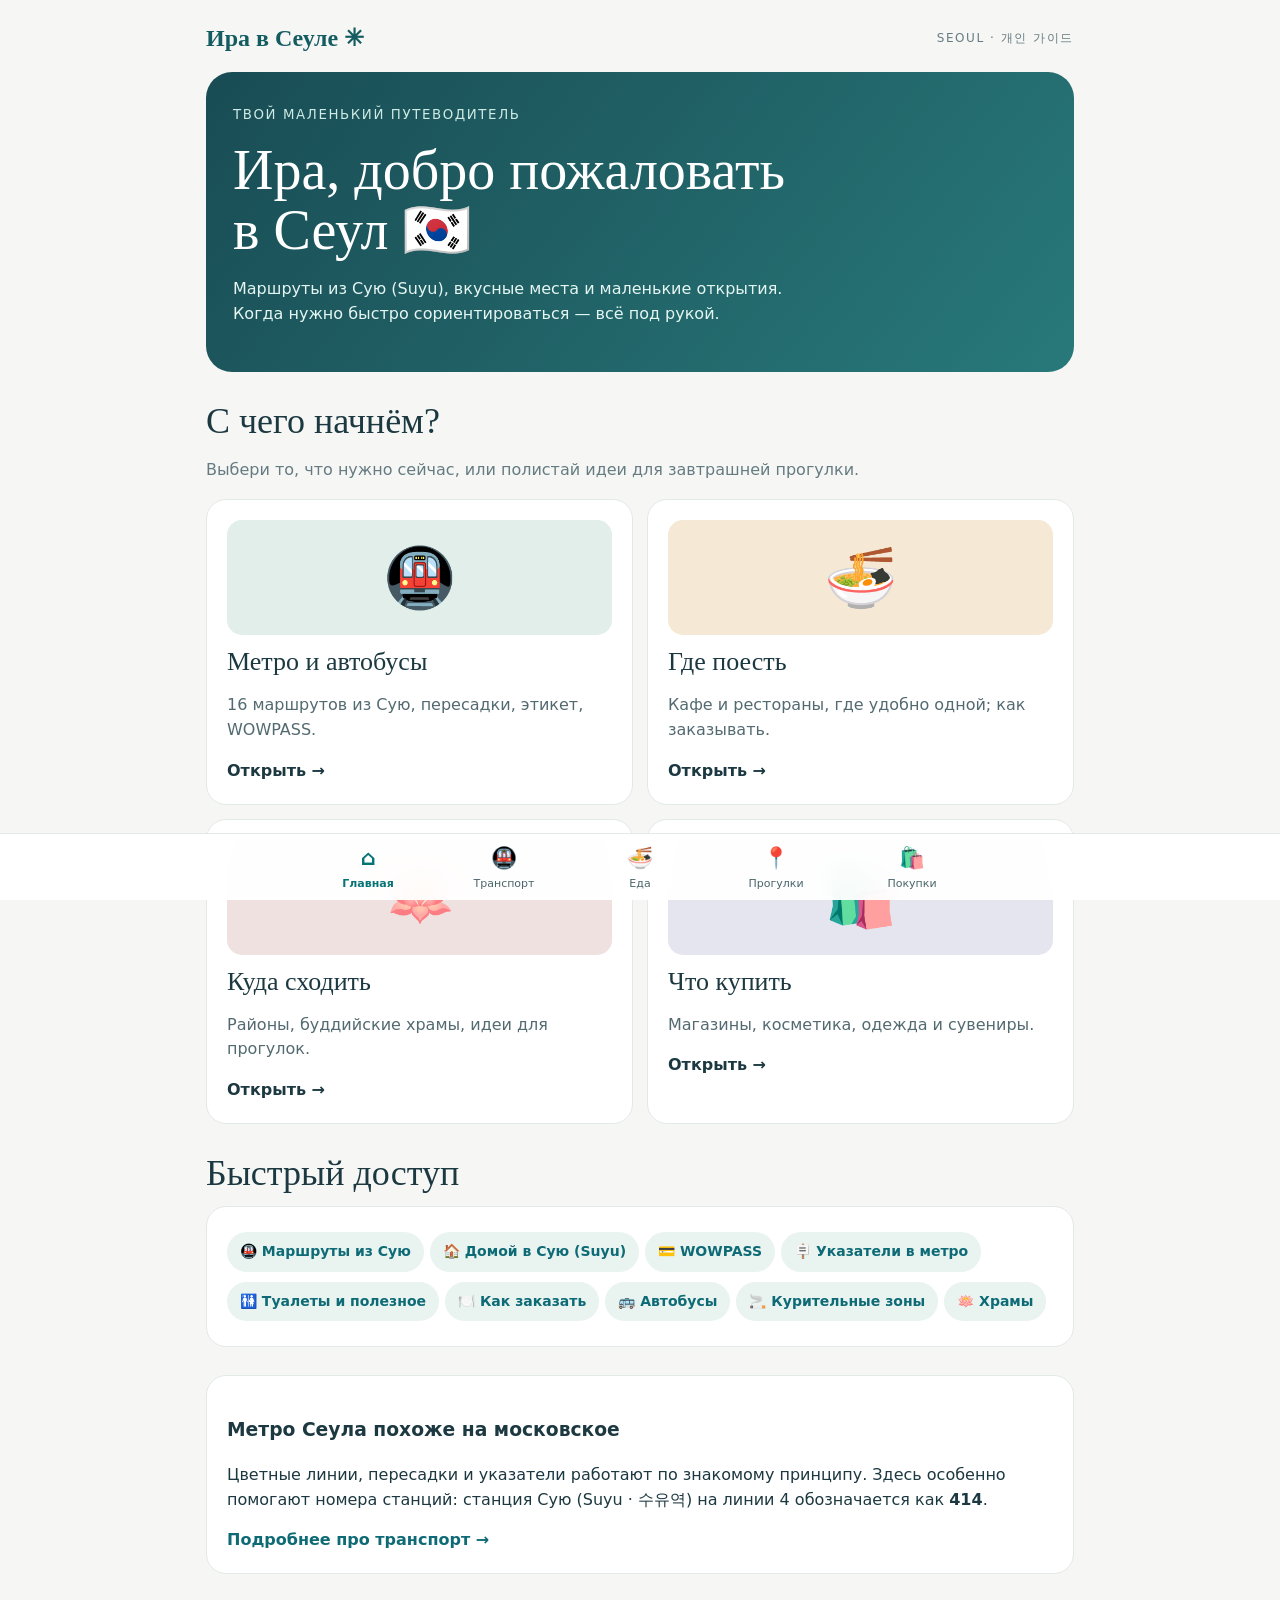
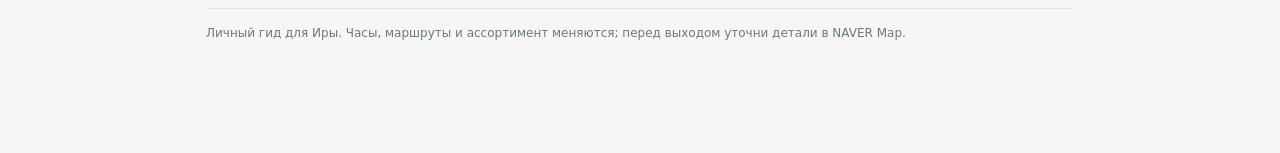
<file: index.html>
<!doctype html><html lang="ru"><head><meta charset="utf-8"><meta name="viewport" content="width=device-width,initial-scale=1"><meta name="theme-color" content="#194c54"><title>Ира в Сеуле · личный гид</title><link rel="stylesheet" href="style.css"><!-- Netlify deploy refresh: Seoul Bingo 2026-10-19 --></head><body><main><div class="top"><a class="brand" href="index.html">Ира в Сеуле ✳</a><span class="stamp">SEOUL · 개인 가이드</span></div><header class="hero"><small>ТВОЙ МАЛЕНЬКИЙ ПУТЕВОДИТЕЛЬ</small><h1>Ира, добро пожаловать<br>в Сеул 🇰🇷</h1><p>Маршруты из Сую (Suyu), вкусные места и маленькие открытия. Когда нужно быстро сориентироваться — всё под рукой.</p></header><section class="section"><h2>С чего начнём?</h2><p class="lead">Выбери то, что нужно сейчас, или полистай идеи для завтрашней прогулки.</p><div class="cards"><a class="card" href="transport.html"><div class="visual">🚇</div><h3>Метро и автобусы</h3><p>16 маршрутов из Сую, пересадки, этикет, WOWPASS.</p><b class="go">Открыть →</b></a><a class="card" href="food.html"><div class="visual">🍜</div><h3>Где поесть</h3><p>Кафе и рестораны, где удобно одной; как заказывать.</p><b class="go">Открыть →</b></a><a class="card" href="places.html"><div class="visual">🪷</div><h3>Куда сходить</h3><p>Районы, буддийские храмы, идеи для прогулок.</p><b class="go">Открыть →</b></a><a class="card" href="shopping.html"><div class="visual">🛍️</div><h3>Что купить</h3><p>Магазины, косметика, одежда и сувениры.</p><b class="go">Открыть →</b></a></div></section><section class="section"><h2>Быстрый доступ</h2><div class="panel"><a class="chip" href="transport.html#routes">🚇 Маршруты из Сую</a><a class="chip" href="transport.html#home">🏠 Домой в Сую (Suyu)</a><a class="chip" href="transport.html#tmoney">💳 WOWPASS</a><a class="chip" href="transport.html#signs">🪧 Указатели в метро</a><a class="chip" href="transport.html#useful">🚻 Туалеты и полезное</a><a class="chip" href="food.html#order">🍽️ Как заказать</a><a class="chip" href="transport.html#bus">🚌 Автобусы</a><a class="chip" href="transport.html#smoking">🚬 Курительные зоны</a><a class="chip" href="places.html#temples">🪷 Храмы</a></div></section><div class="panel"><h3>Метро Сеула похоже на московское</h3><p>Цветные линии, пересадки и указатели работают по знакомому принципу. Здесь особенно помогают номера станций: станция Сую (Suyu · 수유역) на линии 4 обозначается как <b>414</b>.</p><a class="go" href="transport.html">Подробнее про транспорт →</a></div><footer class="footer">Личный гид для Иры. Часы, маршруты и ассортимент меняются; перед выходом уточни детали в NAVER Map.</footer></main><nav class="bar" aria-label="Разделы"><a href="index.html" class="active"><span>⌂</span>Главная</a><a href="transport.html" ><span>🚇</span>Транспорт</a><a href="food.html" ><span>🍜</span>Еда</a><a href="places.html" ><span>📍</span>Прогулки</a><a href="shopping.html" ><span>🛍️</span>Покупки</a></nav></body></html>
</file>
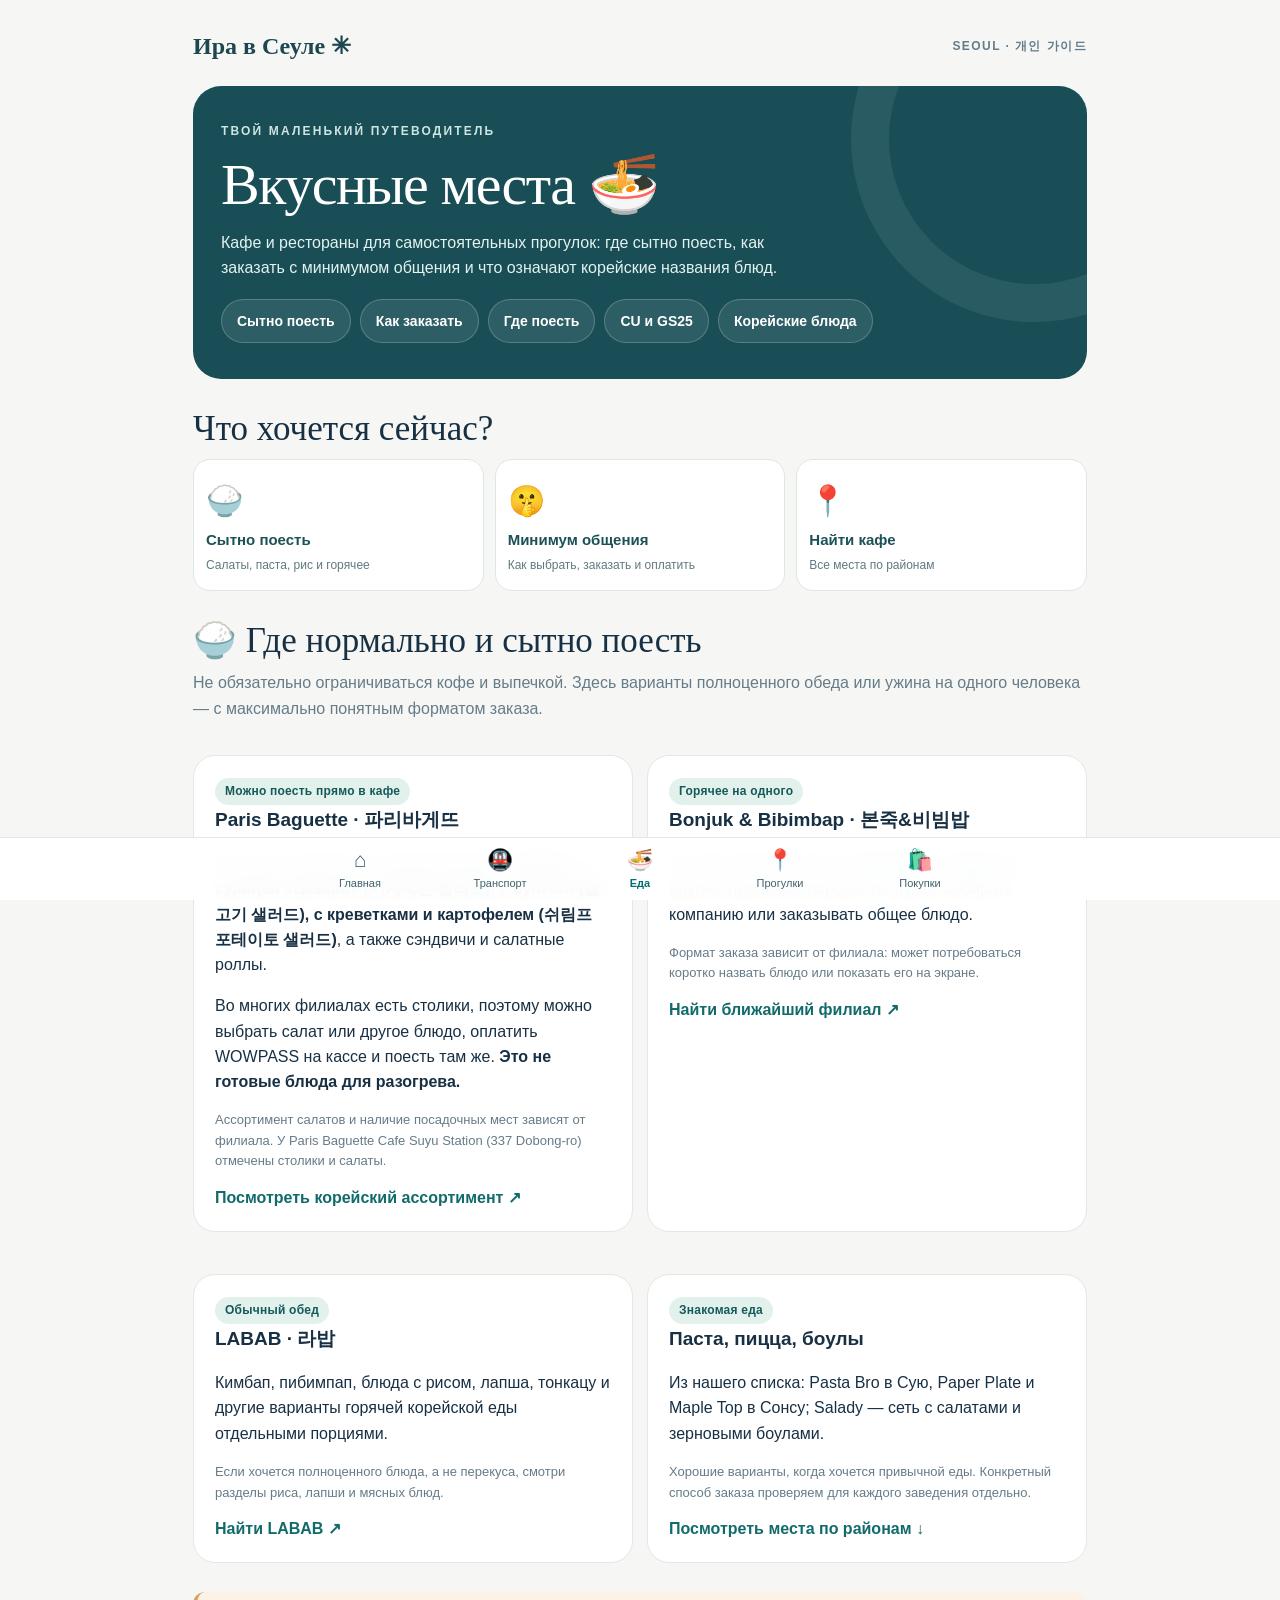
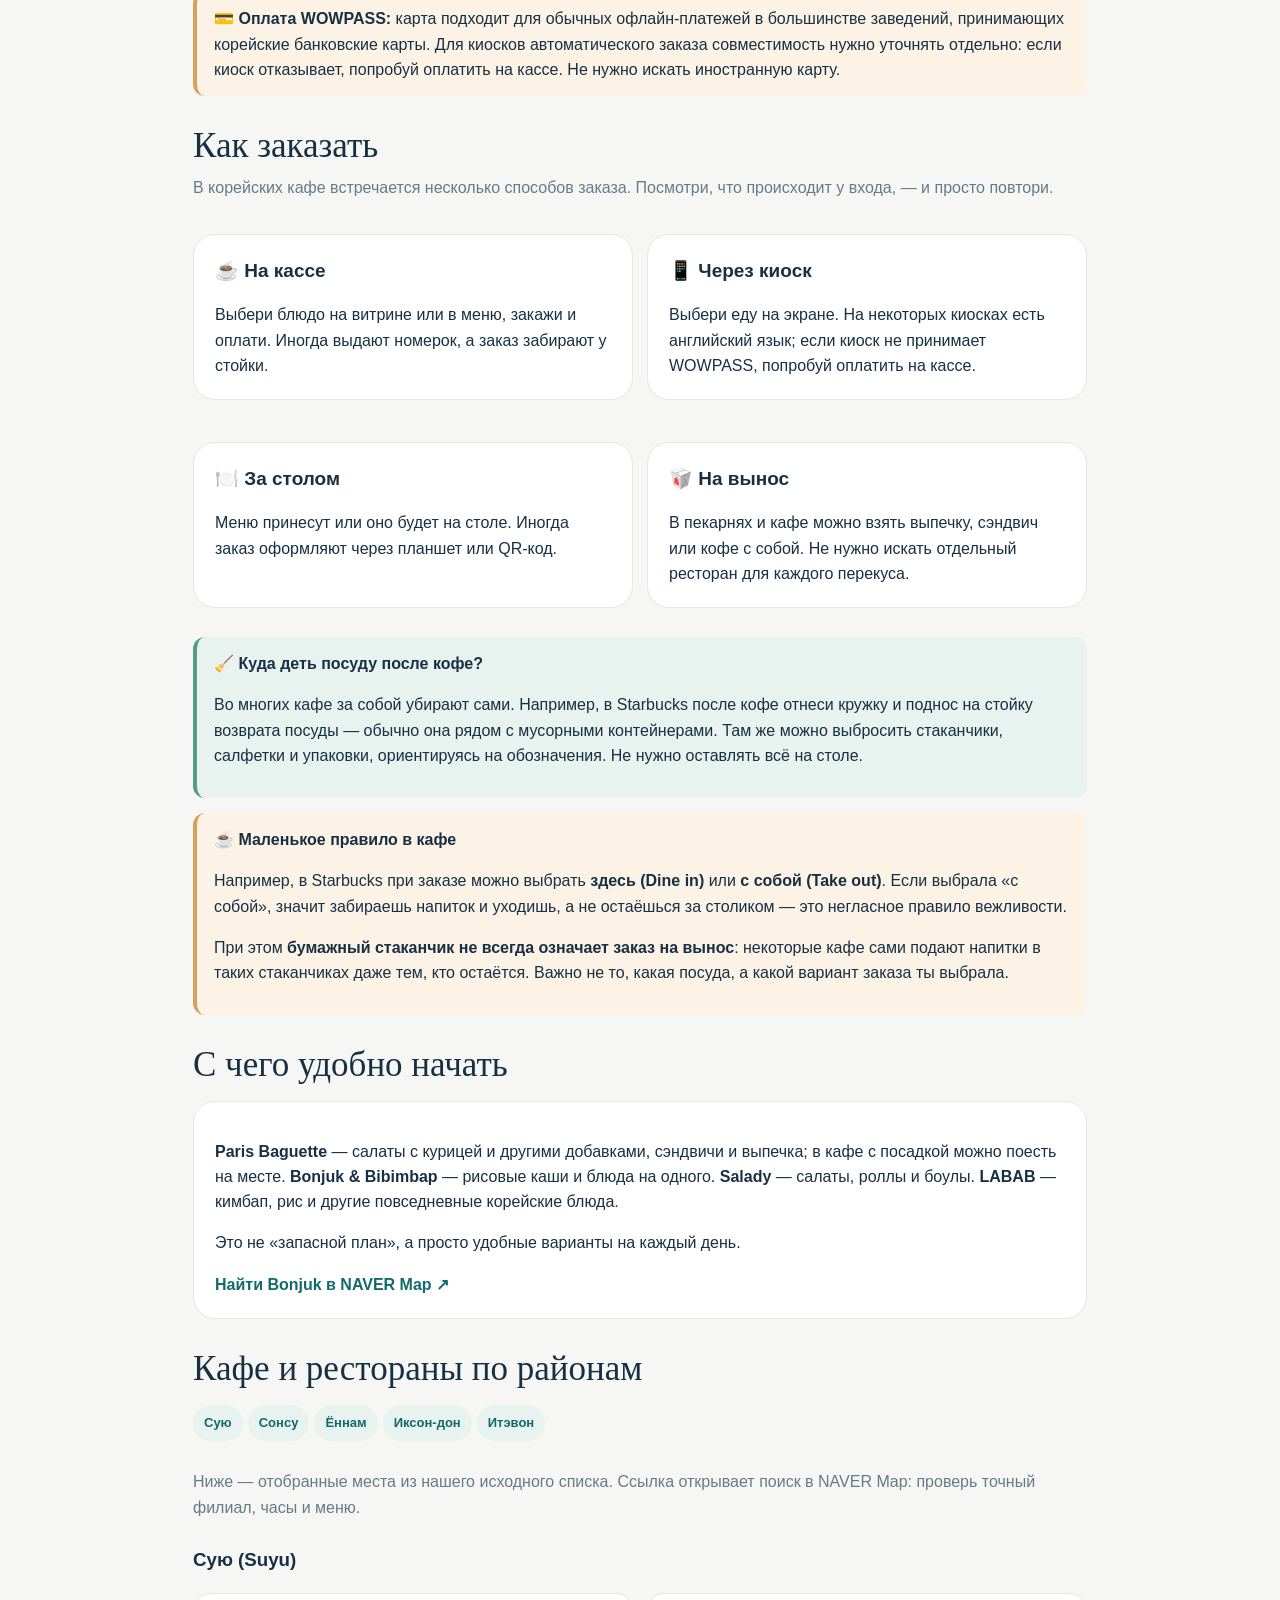
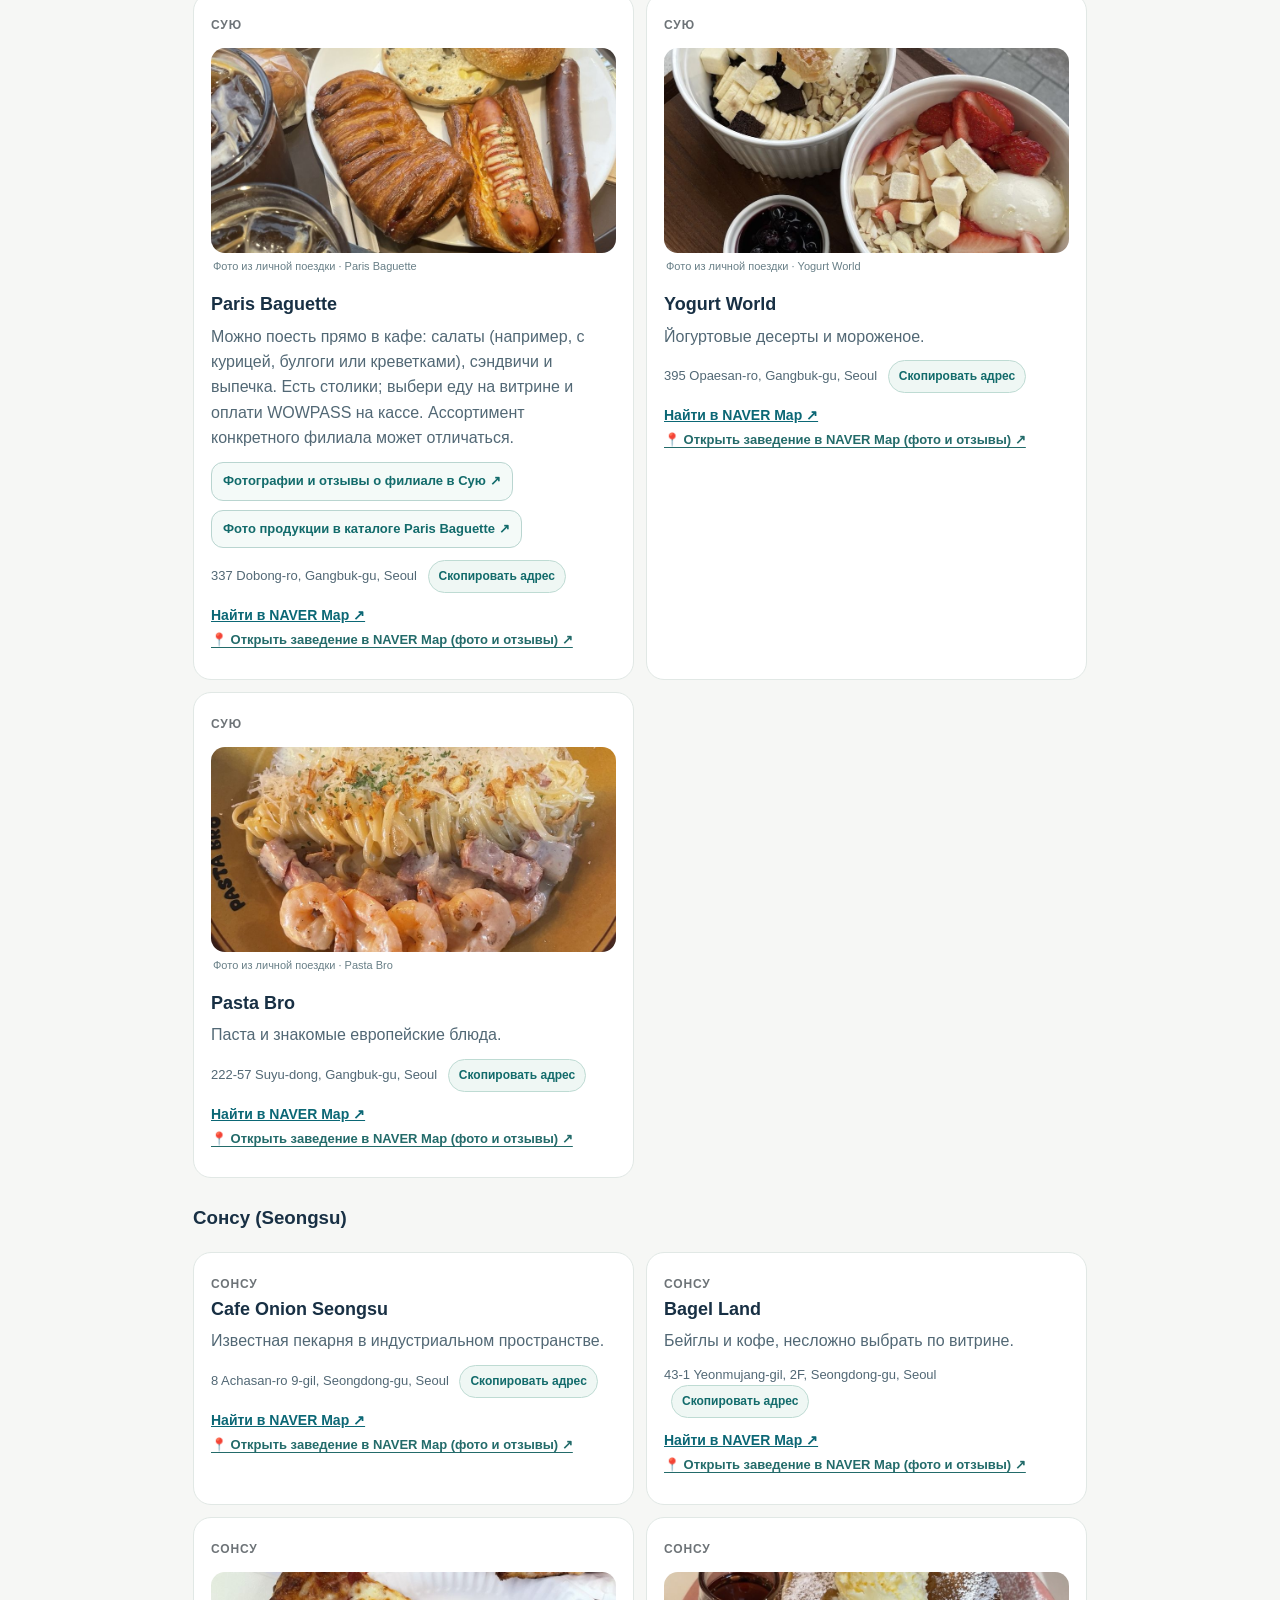
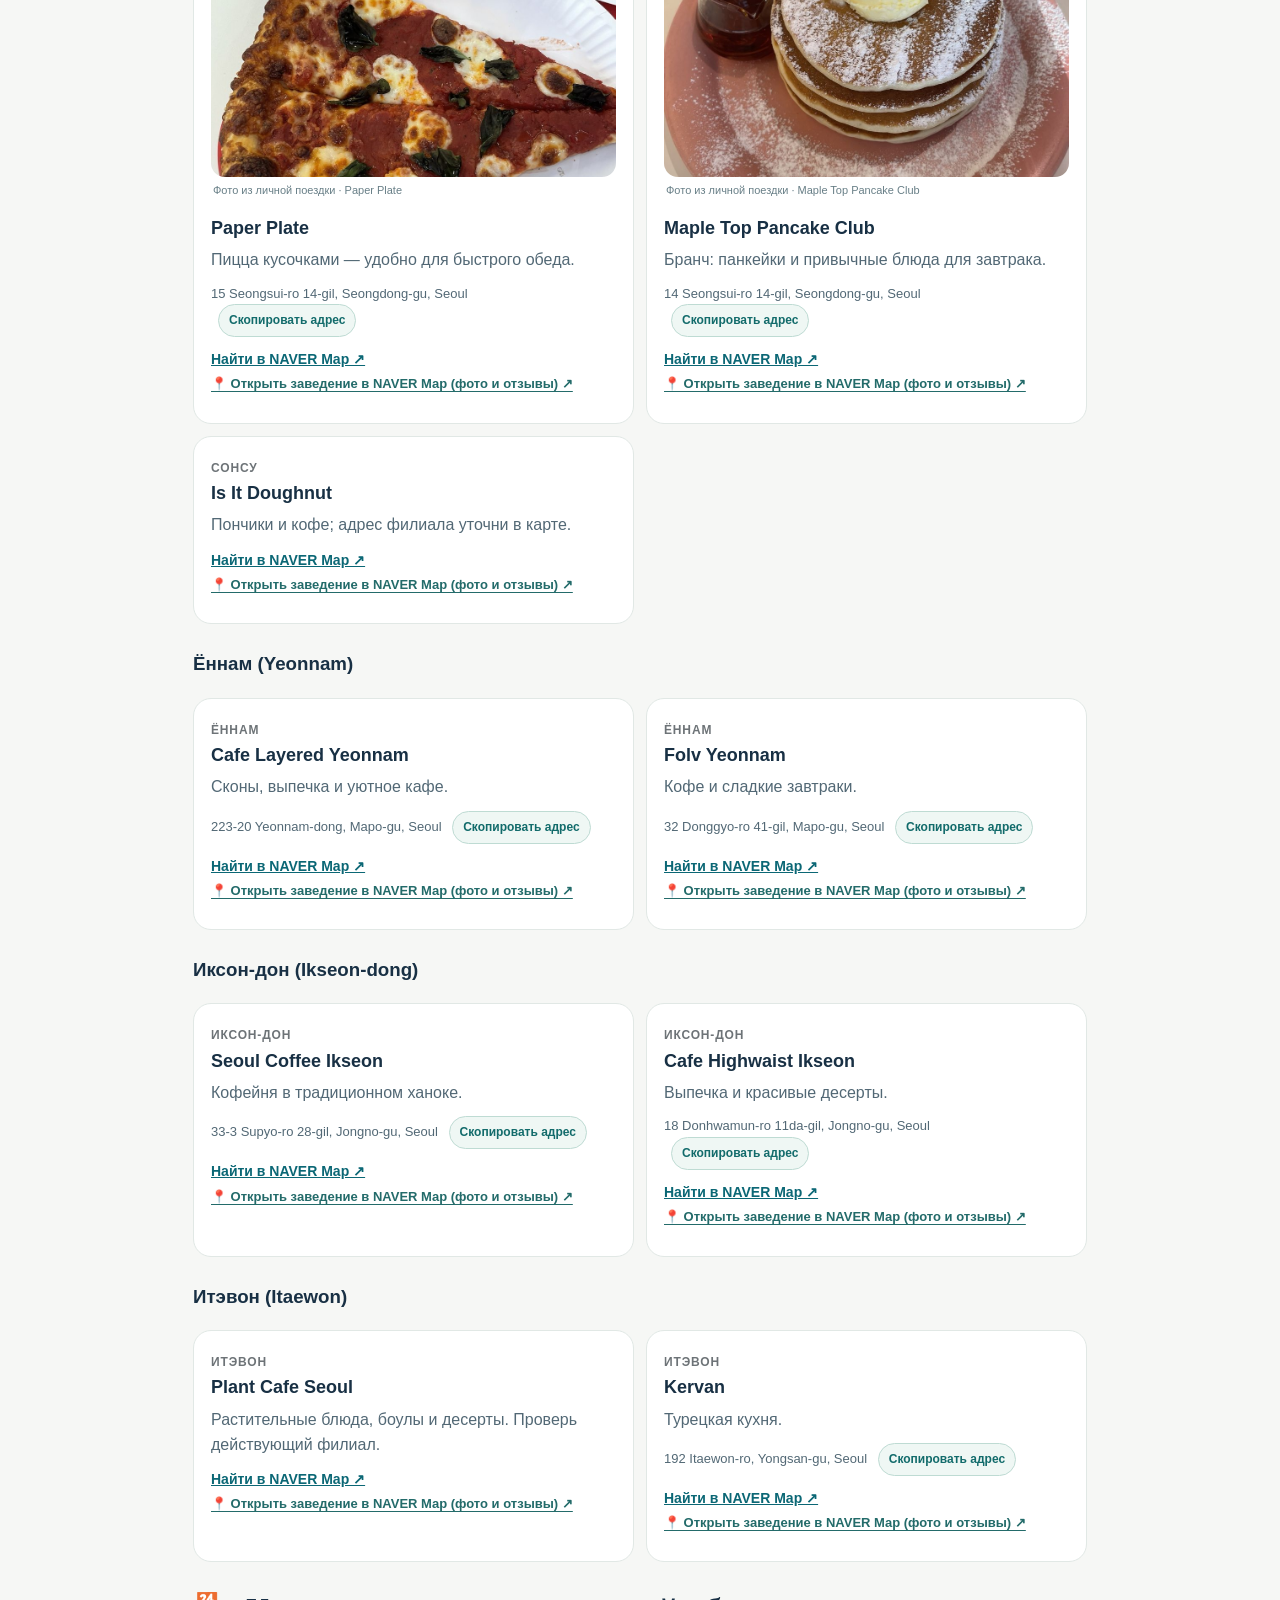
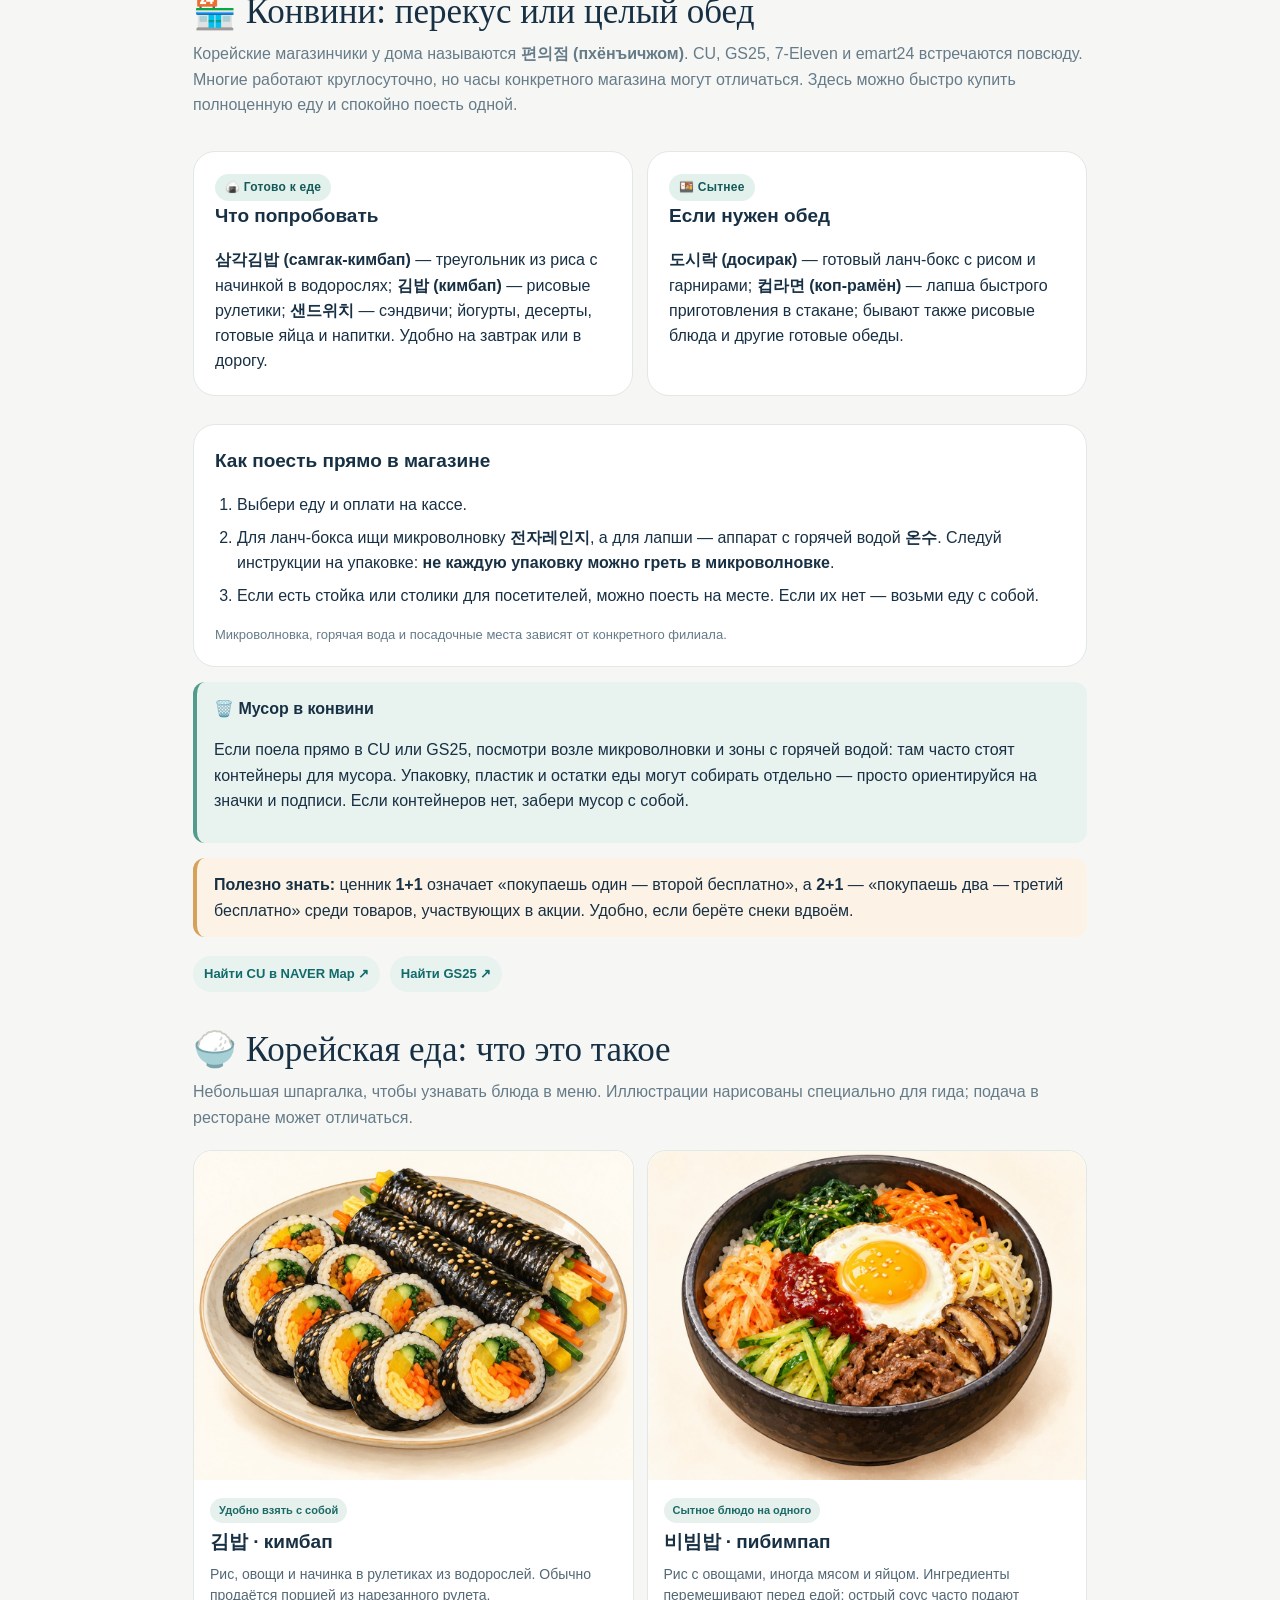
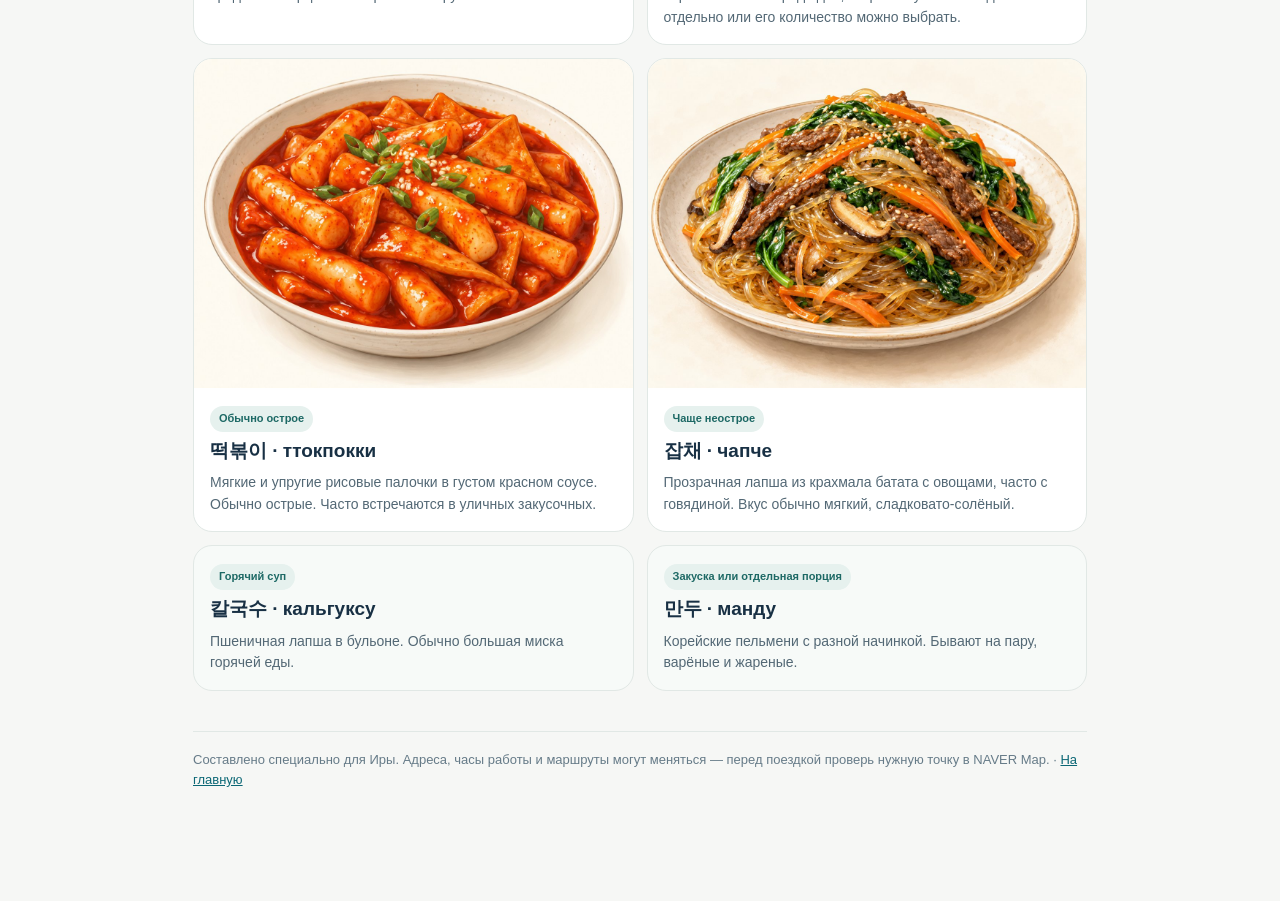
<file: food.html>
<!doctype html><html lang="ru"><head><meta charset="utf-8"><meta name="viewport" content="width=device-width,initial-scale=1"><meta name="theme-color" content="#194e56"><meta name="description" content="Личный гид для Иры по Сеулу: метро, автобусы, еда, прогулки и покупки."><title>Еда · Ира в Сеуле</title><style>:root{--ink:#183044;--soft:#667b88;--bg:#f6f7f5;--line:#e1e8e5;--teal:#126b6b;--gold:#e8b56e}*{box-sizing:border-box}html{scroll-behavior:smooth}body{margin:0;background:var(--bg);color:var(--ink);font:16px/1.58 -apple-system,BlinkMacSystemFont,"Segoe UI",sans-serif}a{color:#0b6775}a:focus-visible,button:focus-visible,summary:focus-visible{outline:3px solid #e9a85b;outline-offset:3px}main{max-width:930px;margin:auto;padding:20px 18px 110px}.top{display:flex;align-items:center;justify-content:space-between;gap:12px;padding:8px 0 20px}.brand{text-decoration:none;font-family:Georgia,serif;font-weight:bold;color:#1d4750;font-size:24px}.stamp{font-size:12px;letter-spacing:.12em;color:var(--soft);font-weight:700}.hero{background:#194e56;color:white;border-radius:28px;padding:36px 28px;position:relative;overflow:hidden}.hero:after{content:"";position:absolute;width:290px;height:290px;right:-130px;top:-130px;border:38px solid #ffffff12;border-radius:50%;pointer-events:none}.hero .eyebrow{font-size:12px;letter-spacing:.18em;font-weight:750;color:#cde4e1}.hero h1{font:normal clamp(35px,7vw,58px)/1.12 Georgia,serif;letter-spacing:-.025em;margin:12px 0}.hero p{max-width:610px;color:#e3f2ef;margin:0}.quick{display:flex;flex-wrap:wrap;gap:9px;margin:19px 0 0}.quick a{background:#ffffff18;color:white;border:1px solid #ffffff35;text-decoration:none;padding:10px 15px;border-radius:99px;font-size:14px;font-weight:700}.section{margin:28px 0}.section h2{font:normal clamp(26px,4.5vw,35px)/1.23 Georgia,serif;margin:0 0 8px}.muted,.lead{color:var(--soft)}.lead{margin:0 0 20px}.cards{display:grid;grid-template-columns:repeat(2,minmax(0,1fr));gap:15px}.card{background:white;border:1px solid var(--line);border-radius:22px;padding:20px;box-shadow:0 5px 16px #173b3908}.card h3{font:normal 25px/1.2 Georgia,serif;margin:9px 0}.card p{color:#526875;margin:8px 0 14px}.card a.go,.go{display:inline-flex;align-items:center;gap:8px;text-decoration:none;font-weight:750;color:var(--teal)}.visual{height:126px;border-radius:16px;display:flex;align-items:center;justify-content:center;font-size:62px;position:relative;overflow:hidden}.visual:after{content:"";position:absolute;right:-14px;bottom:-48px;width:155px;height:155px;border:18px solid #ffffff88;border-radius:50%}.sea{background:#d4e5e3}.cream{background:#f3e5ca}.rose{background:#ebd9d4}.lav{background:#e0e2ed}.panel{background:white;border:1px solid var(--line);border-radius:22px;padding:21px;margin:14px 0}.panel h3{margin:0 0 8px;font-size:19px}.panel p:last-child{margin-bottom:0}.pill{display:inline-block;font-size:12px;font-weight:750;letter-spacing:.02em;padding:4px 10px;border-radius:25px;background:#e3f1ed;color:#145a58}.note{background:#e8f2ef;border-left:4px solid #539c8d;padding:14px 17px;border-radius:12px;margin:15px 0}.accent{background:#fcf3e6;border-left-color:#d6a15a}.grid2{display:grid;grid-template-columns:repeat(2,minmax(0,1fr));gap:14px}.list{display:grid;gap:12px}.place{background:white;border:1px solid var(--line);border-radius:18px;padding:17px}.place h3{font-size:18px;margin:0 0 5px}.place p{margin:4px 0 11px;color:#526875}.place .links{display:flex;gap:14px;flex-wrap:wrap;font-size:14px;font-weight:700}.tag{color:#6d7377;font-size:12px;letter-spacing:.07em;text-transform:uppercase;font-weight:750}.section details{background:white;border:1px solid var(--line);border-radius:14px;padding:14px 16px;margin:9px 0}.section summary{font-weight:750;cursor:pointer}.section details>p{margin:10px 0 5px}ol{padding-left:22px}li{margin:8px 0}.bottom{margin:40px 0 0;border-top:1px solid var(--line);padding-top:18px;color:var(--soft);font-size:13px}.mobilebar{position:fixed;bottom:0;left:0;right:0;z-index:5;background:#fffffff0;backdrop-filter:blur(12px);border-top:1px solid var(--line);display:flex;justify-content:center;gap:0;padding-bottom:env(safe-area-inset-bottom)}.mobilebar a{width:20%;max-width:140px;text-decoration:none;color:#42626e;text-align:center;font-size:11px;padding:9px 1px;line-height:1.25}.mobilebar a span{display:block;font-size:21px;margin-bottom:4px}.mobilebar a[aria-current="page"]{color:#006f73;font-weight:800}.small{font-size:13px;color:var(--soft)}.routebox{background:white;border:1px solid var(--line);border-radius:20px;padding:20px}.routebox .rail{display:none}.routebox details{padding:14px 16px;margin:10px 0;border:1px solid #e5eae9;border-radius:13px;background:#fdfdfc}.routebox summary{font-weight:800}.routebox .step{margin:10px 0;padding:10px 0;border-bottom:1px solid #e4ebe8}.routebox .hint{background:#eaf3f2;padding:10px;border-radius:10px;margin:7px 0}.routebox .line{display:inline-block;color:white;border-radius:6px;padding:3px 8px;margin:4px;font-size:13px;font-weight:bold}.routebox p{margin:7px 0}.routebox .small{font-size:12px;color:var(--soft)}.bus-dot{width:19px;height:19px;border-radius:50%;display:inline-block;vertical-align:-3px;margin-right:7px}.keyrow{display:flex;gap:11px;align-items:start}.big-ko{font-size:25px;font-weight:800;letter-spacing:.03em}.chiplink{display:inline-block;margin:5px 8px 4px 0;padding:9px 14px;border-radius:25px;background:#e8f2ef;text-decoration:none;font-size:14px;font-weight:700}.breakout{display:grid;grid-template-columns:1fr 1fr;gap:12px}@media(max-width:620px){main{padding:14px 14px 110px}.hero{padding:28px 22px}.cards,.grid2,.breakout{grid-template-columns:1fr}.visual{height:112px}.card{padding:17px}.brand{font-size:21px}.panel{padding:17px}.section{margin:25px 0}}</style><style>.copy-address{font:inherit;font-size:12px;font-weight:750;color:#126b6b;border:1px solid #bedbd3;border-radius:999px;background:#eff7f4;padding:6px 10px;cursor:pointer;margin-left:7px;white-space:nowrap}.copy-address:focus-visible{outline:3px solid #e8b56e;outline-offset:2px}.copy-address:active{transform:translateY(1px)}.chiplink{display:inline-block;margin:3px 5px 8px 0;padding:8px 11px;border-radius:24px;background:#e8f2ef;color:#126b6b;text-decoration:none;font-size:13px;font-weight:700}</style><style>.food-photo{margin:0 0 15px}.food-photo img{width:100%;height:190px;object-fit:cover;display:block;background:#e3eae6;border-radius:14px}.food-photo figcaption{font-size:12px;line-height:1.45;color:#687f87;margin:6px 2px 0}.photo-credit{font-size:12px;color:#5e737c;line-height:1.6}.photo-credit a{color:#126b6b}@media(min-width:700px){.food-photo img{height:215px}}@media(max-width:480px){.food-photo img{height:205px}}</style><style>.photo-actions{display:flex;gap:9px;flex-wrap:wrap;margin:12px 0}.photo-actions a{font-size:13px;display:inline-block;padding:8px 11px;border:1px solid #b9d5d0;border-radius:12px;text-decoration:none;color:#126b6b;font-weight:750;background:#f4faf8}</style><style>.card-photo-link{font-size:13px;margin:10px 0;color:#256d69}.card-photo-link a{color:#236b6a;font-weight:700;text-decoration:underline;text-underline-offset:3px}.place .food-photo{margin:12px 0 15px}.place .food-photo img{height:205px}.food-photo figcaption a{color:#377879}.place .food-photo figcaption{font-size:11px}</style><style>.photo-fallback{display:flex;flex-direction:column;align-items:center;justify-content:center;min-height:135px;border:1px dashed #bdd6cf;background:#eff6f3;color:#3d656a;border-radius:14px;gap:8px;text-align:center;padding:15px;font-size:14px;font-weight:700}.photo-fallback a{font-size:13px;color:#14666d}</style><style>.food-shortcuts{display:grid;grid-template-columns:repeat(3,minmax(0,1fr));gap:11px}.food-shortcut{text-decoration:none;color:#1b5157!important;border:1px solid #dce8e5;border-radius:17px;background:white;padding:17px 12px;display:flex;flex-direction:column;gap:7px}.food-shortcut span{font-size:30px}.food-shortcut b{font-size:15px;line-height:1.25}.food-shortcut small{font-size:12px;line-height:1.4;color:#617981}.food-shortcut:focus-visible{outline:3px solid #e8ae66}@media(max-width:620px){.food-shortcuts{gap:7px}.food-shortcut{padding:12px 9px;border-radius:14px}.food-shortcut span{font-size:25px}.food-shortcut b{font-size:13px}.food-shortcut small{font-size:11px}.section #cafes .list{grid-template-columns:1fr}}@media(min-width:760px){#cafes .list{grid-template-columns:repeat(2,minmax(0,1fr))}}</style><style>.dish-grid{display:grid;grid-template-columns:repeat(2,minmax(0,1fr));gap:13px}.korean-dish{background:#fff;border:1px solid var(--line);border-radius:19px;overflow:hidden;min-width:0}.korean-dish img{width:100%;aspect-ratio:4/3;object-fit:cover;display:block;background:#fbf7ef}.korean-dish-content{padding:16px}.korean-dish h3{margin:7px 0 9px;font-size:19px;line-height:1.3}.korean-dish p{margin:0;color:#536875;font-size:14px;line-height:1.54}.dish-label{display:inline-block;font-size:11px;font-weight:800;color:#1d6965;background:#e6f1ee;border-radius:20px;padding:4px 9px}.korean-dish.text-only{background:#f7faf8}@media(max-width:600px){.dish-grid{gap:9px}.korean-dish{border-radius:15px}.korean-dish-content{padding:11px}.korean-dish h3{font-size:15px;line-height:1.25}.korean-dish p{font-size:12px}.dish-label{font-size:10px}}</style></head><body><main><div class="top"><a class="brand" href="index.html">Ира в Сеуле ✳</a><span class="stamp">SEOUL · 개인 가이드</span></div><header class="hero"><div class="eyebrow">ТВОЙ МАЛЕНЬКИЙ ПУТЕВОДИТЕЛЬ</div><h1>Вкусные места 🍜</h1><p>Кафе и рестораны для самостоятельных прогулок: где сытно поесть, как заказать с минимумом общения и что означают корейские названия блюд.</p><div class="quick"><a href="#meals">Сытно поесть</a><a href="#order">Как заказать</a><a href="#cafes">Где поесть</a><a href="#convenience">CU и GS25</a><a href="#korean-dishes">Корейские блюда</a></div></header>
<section class="section" id="food-shortcuts"><h2>Что хочется сейчас?</h2><div class="food-shortcuts"><a href="#meals" class="food-shortcut"><span>🍚</span><b>Сытно поесть</b><small>Салаты, паста, рис и горячее</small></a><a href="#order" class="food-shortcut"><span>🤫</span><b>Минимум общения</b><small>Как выбрать, заказать и оплатить</small></a><a href="#cafes" class="food-shortcut"><span>📍</span><b>Найти кафе</b><small>Все места по районам</small></a></div></section><section class="section" id="meals"><h2>🍚 Где нормально и сытно поесть</h2><p class="lead">Не обязательно ограничиваться кофе и выпечкой. Здесь варианты полноценного обеда или ужина на одного человека — с максимально понятным форматом заказа.</p><div class="grid2">
<div class="panel"><span class="pill">Можно поесть прямо в кафе</span><h3>Paris Baguette · 파리바게뜨</h3><p>Не только выпечка: на витрине бывают <b>салаты с курицей «Цезарь» (시저치킨 샐러드), с булгоги (불고기 샐러드), с креветками и картофелем (쉬림프 포테이토 샐러드)</b>, а также сэндвичи и салатные роллы.</p><p>Во многих филиалах есть столики, поэтому можно выбрать салат или другое блюдо, оплатить WOWPASS на кассе и поесть там же. <b>Это не готовые блюда для разогрева.</b></p><p class="small">Ассортимент салатов и наличие посадочных мест зависят от филиала. У Paris Baguette Cafe Suyu Station (337 Dobong-ro) отмечены столики и салаты.</p><a class="go" href="https://www.paris.co.kr/products/" target="_blank" rel="noopener">Посмотреть корейский ассортимент ↗</a></div>
<div class="panel"><span class="pill">Горячее на одного</span><h3>Bonjuk &amp; Bibimbap · 본죽&amp;비빔밥</h3><p>Сытная рисовая каша с добавками, пибимпап и другие отдельные порции. Не нужно собирать компанию или заказывать общее блюдо.</p><p class="small">Формат заказа зависит от филиала: может потребоваться коротко назвать блюдо или показать его на экране.</p><a class="go" href="https://map.naver.com/p/search/%EB%B3%B8%EC%A3%BD%EB%B9%84%EB%B9%94%EB%B0%A5" target="_blank" rel="noopener">Найти ближайший филиал ↗</a></div>
<div class="panel"><span class="pill">Обычный обед</span><h3>LABAB · 라밥</h3><p>Кимбап, пибимпап, блюда с рисом, лапша, тонкацу и другие варианты горячей корейской еды отдельными порциями.</p><p class="small">Если хочется полноценного блюда, а не перекуса, смотри разделы риса, лапши и мясных блюд.</p><a class="go" href="https://map.naver.com/p/search/%EB%9D%BC%EB%B0%A5" target="_blank" rel="noopener">Найти LABAB ↗</a></div>
<div class="panel"><span class="pill">Знакомая еда</span><h3>Паста, пицца, боулы</h3><p>Из нашего списка: Pasta Bro в Сую, Paper Plate и Maple Top в Сонсу; Salady — сеть с салатами и зерновыми боулами.</p><p class="small">Хорошие варианты, когда хочется привычной еды. Конкретный способ заказа проверяем для каждого заведения отдельно.</p><a class="go" href="#cafes">Посмотреть места по районам ↓</a></div>
</div><div class="note accent"><b>💳 Оплата WOWPASS:</b> карта подходит для обычных офлайн-платежей в большинстве заведений, принимающих корейские банковские карты. Для киосков автоматического заказа совместимость нужно уточнять отдельно: если киоск отказывает, попробуй оплатить на кассе. Не нужно искать иностранную карту.</div></section>
<section class="section" id="order"><h2>Как заказать</h2><p class="lead">В корейских кафе встречается несколько способов заказа. Посмотри, что происходит у входа, — и просто повтори.</p><div class="grid2">
<div class="panel"><h3>☕ На кассе</h3><p>Выбери блюдо на витрине или в меню, закажи и оплати. Иногда выдают номерок, а заказ забирают у стойки.</p></div>
<div class="panel"><h3>📱 Через киоск</h3><p>Выбери еду на экране. На некоторых киосках есть английский язык; если киоск не принимает WOWPASS, попробуй оплатить на кассе.</p></div>
<div class="panel"><h3>🍽️ За столом</h3><p>Меню принесут или оно будет на столе. Иногда заказ оформляют через планшет или QR-код.</p></div>
<div class="panel"><h3>🥡 На вынос</h3><p>В пекарнях и кафе можно взять выпечку, сэндвич или кофе с собой. Не нужно искать отдельный ресторан для каждого перекуса.</p></div>
</div><div class="note"><b>🧹 Куда деть посуду после кофе?</b><p>Во многих кафе за собой убирают сами. Например, в Starbucks после кофе отнеси кружку и поднос на стойку возврата посуды — обычно она рядом с мусорными контейнерами. Там же можно выбросить стаканчики, салфетки и упаковки, ориентируясь на обозначения. Не нужно оставлять всё на столе.</p></div><div class="note accent"><b>☕ Маленькое правило в кафе</b><p>Например, в Starbucks при заказе можно выбрать <b>здесь (Dine in)</b> или <b>с собой (Take out)</b>. Если выбрала «с собой», значит забираешь напиток и уходишь, а не остаёшься за столиком — это негласное правило вежливости.</p><p>При этом <b>бумажный стаканчик не всегда означает заказ на вынос</b>: некоторые кафе сами подают напитки в таких стаканчиках даже тем, кто остаётся. Важно не то, какая посуда, а какой вариант заказа ты выбрала.</p></div></section>
<section class="section"><h2>С чего удобно начать</h2><div class="panel"><p><b>Paris Baguette</b> — салаты с курицей и другими добавками, сэндвичи и выпечка; в кафе с посадкой можно поесть на месте. <b>Bonjuk &amp; Bibimbap</b> — рисовые каши и блюда на одного. <b>Salady</b> — салаты, роллы и боулы. <b>LABAB</b> — кимбап, рис и другие повседневные корейские блюда.</p><p>Это не «запасной план», а просто удобные варианты на каждый день.</p><a class="go" href="https://map.naver.com/p/search/%EB%B3%B8%EC%A3%BD%20%EB%B9%84%EB%B9%94%EB%B0%A5%20%EC%84%9C%EC%9A%B8" target="_blank" rel="noopener">Найти Bonjuk в NAVER Map ↗</a></div></section>
<section class="section" id="cafes"><h2>Кафе и рестораны по районам</h2><div style="margin:12px 0 20px"><a class="chiplink" href="#suyu-food">Сую</a><a class="chiplink" href="#seongsu-food">Сонсу</a><a class="chiplink" href="#yeonnam-food">Ённам</a><a class="chiplink" href="#ikseon-food">Иксон-дон</a><a class="chiplink" href="#itaewon-food">Итэвон</a></div><p class="lead">Ниже — отобранные места из нашего исходного списка. Ссылка открывает поиск в NAVER Map: проверь точный филиал, часы и меню.</p><h3 id="suyu-food" style="margin-top:25px;scroll-margin-top:24px">Сую (Suyu)</h3><div class="list"><article class="place"><span class="tag">Сую</span><figure class="food-photo"><img src="paris-baguette.jpg" loading="lazy" decoding="async" alt="Фото посетительницы: выпечка и бейгл в Paris Baguette"><figcaption>Фото из личной поездки · Paris Baguette</figcaption></figure><h3>Paris Baguette</h3><p>Можно поесть прямо в кафе: салаты (например, с курицей, булгоги или креветками), сэндвичи и выпечка. Есть столики; выбери еду на витрине и оплати WOWPASS на кассе. Ассортимент конкретного филиала может отличаться.</p><div class="photo-actions"><a href="https://map.naver.com/p/search/%ED%8C%8C%EB%A6%AC%EB%B0%94%EA%B2%8C%EB%9C%A8%20%EC%88%98%EC%9C%A0%EC%97%AD" target="_blank" rel="noopener">Фотографии и отзывы о филиале в Сую ↗</a><a href="https://www.paris.co.kr/products/" target="_blank" rel="noopener">Фото продукции в каталоге Paris Baguette ↗</a></div><p class="small">337 Dobong-ro, Gangbuk-gu, Seoul <button type="button" class="copy-address" data-copy-address="337 Dobong-ro, Gangbuk-gu, Seoul" aria-label="Скопировать адрес 337 Dobong-ro, Gangbuk-gu, Seoul">Скопировать адрес</button></p><div class="links"><a href="https://map.naver.com/p/search/%ED%8C%8C%EB%A6%AC%EB%B0%94%EA%B2%8C%EB%9C%A8%20%EC%88%98%EC%9C%A0" target="_blank" rel="noopener">Найти в NAVER Map ↗</a></div><p class="card-photo-link"><a href="https://map.naver.com/p/search/%ED%8C%8C%EB%A6%AC%EB%B0%94%EA%B2%8C%EB%9C%A8%20%EC%88%98%EC%9C%A0%EC%97%AD" target="_blank" rel="noopener">📍 Открыть заведение в NAVER Map (фото и отзывы) ↗</a></p></article><article class="place"><span class="tag">Сую</span><figure class="food-photo"><img src="yogurt-world.jpg" loading="lazy" decoding="async" alt="Фото посетительницы: два йогуртовых десерта в Yogurt World"><figcaption>Фото из личной поездки · Yogurt World</figcaption></figure><h3>Yogurt World</h3><p>Йогуртовые десерты и мороженое.</p><p class="small">395 Opaesan-ro, Gangbuk-gu, Seoul <button type="button" class="copy-address" data-copy-address="395 Opaesan-ro, Gangbuk-gu, Seoul" aria-label="Скопировать адрес 395 Opaesan-ro, Gangbuk-gu, Seoul">Скопировать адрес</button></p><div class="links"><a href="https://map.naver.com/p/search/%EC%9A%94%EA%B1%B0%ED%8A%B8%EC%9B%94%EB%93%9C%20%EC%88%98%EC%9C%A0" target="_blank" rel="noopener">Найти в NAVER Map ↗</a></div><p class="card-photo-link"><a href="https://map.naver.com/p/search/%EC%9A%94%EA%B1%B0%ED%8A%B8%EC%9B%94%EB%93%9C%20%EC%88%98%EC%9C%A0" target="_blank" rel="noopener">📍 Открыть заведение в NAVER Map (фото и отзывы) ↗</a></p></article><article class="place"><span class="tag">Сую</span><figure class="food-photo"><img src="pasta-bro.jpg" loading="lazy" decoding="async" alt="Фото посетительницы: паста с креветками в Pasta Bro"><figcaption>Фото из личной поездки · Pasta Bro</figcaption></figure><h3>Pasta Bro</h3><p>Паста и знакомые европейские блюда.</p><p class="small">222-57 Suyu-dong, Gangbuk-gu, Seoul <button type="button" class="copy-address" data-copy-address="222-57 Suyu-dong, Gangbuk-gu, Seoul" aria-label="Скопировать адрес 222-57 Suyu-dong, Gangbuk-gu, Seoul">Скопировать адрес</button></p><div class="links"><a href="https://map.naver.com/p/search/%ED%8C%8C%EC%8A%A4%ED%83%80%EB%B8%8C%EB%A1%9C%20%EC%88%98%EC%9C%A0" target="_blank" rel="noopener">Найти в NAVER Map ↗</a></div><p class="card-photo-link"><a href="https://map.naver.com/p/search/%ED%8C%8C%EC%8A%A4%ED%83%80%EB%B8%8C%EB%A1%9C%20%EC%88%98%EC%9C%A0" target="_blank" rel="noopener">📍 Открыть заведение в NAVER Map (фото и отзывы) ↗</a></p></article></div><h3 id="seongsu-food" style="margin-top:25px;scroll-margin-top:24px">Сонсу (Seongsu)</h3><div class="list"><article class="place"><span class="tag">Сонсу</span><h3>Cafe Onion Seongsu</h3><p>Известная пекарня в индустриальном пространстве.</p><p class="small">8 Achasan-ro 9-gil, Seongdong-gu, Seoul <button type="button" class="copy-address" data-copy-address="8 Achasan-ro 9-gil, Seongdong-gu, Seoul" aria-label="Скопировать адрес 8 Achasan-ro 9-gil, Seongdong-gu, Seoul">Скопировать адрес</button></p><div class="links"><a href="https://map.naver.com/p/search/%EC%96%B4%EB%8B%88%EC%96%B8%20%EC%84%B1%EC%88%98" target="_blank" rel="noopener">Найти в NAVER Map ↗</a></div><p class="card-photo-link"><a href="https://map.naver.com/p/search/%EC%96%B4%EB%8B%88%EC%96%B8%20%EC%84%B1%EC%88%98" target="_blank" rel="noopener">📍 Открыть заведение в NAVER Map (фото и отзывы) ↗</a></p></article><article class="place"><span class="tag">Сонсу</span><h3>Bagel Land</h3><p>Бейглы и кофе, несложно выбрать по витрине.</p><p class="small">43-1 Yeonmujang-gil, 2F, Seongdong-gu, Seoul <button type="button" class="copy-address" data-copy-address="43-1 Yeonmujang-gil, 2F, Seongdong-gu, Seoul" aria-label="Скопировать адрес 43-1 Yeonmujang-gil, 2F, Seongdong-gu, Seoul">Скопировать адрес</button></p><div class="links"><a href="https://map.naver.com/p/search/%EB%B2%A0%EC%9D%B4%EA%B8%80%EB%9E%9C%EB%93%9C%20%EC%84%B1%EC%88%98" target="_blank" rel="noopener">Найти в NAVER Map ↗</a></div><p class="card-photo-link"><a href="https://map.naver.com/p/search/%EB%B2%A0%EC%9D%B4%EA%B8%80%EB%9E%9C%EB%93%9C%20%EC%84%B1%EC%88%98" target="_blank" rel="noopener">📍 Открыть заведение в NAVER Map (фото и отзывы) ↗</a></p></article><article class="place"><span class="tag">Сонсу</span><figure class="food-photo"><img src="paper-plate.jpg" loading="lazy" decoding="async" alt="Фото посетительницы: пицца в Paper Plate"><figcaption>Фото из личной поездки · Paper Plate</figcaption></figure><h3>Paper Plate</h3><p>Пицца кусочками — удобно для быстрого обеда.</p><p class="small">15 Seongsui-ro 14-gil, Seongdong-gu, Seoul <button type="button" class="copy-address" data-copy-address="15 Seongsui-ro 14-gil, Seongdong-gu, Seoul" aria-label="Скопировать адрес 15 Seongsui-ro 14-gil, Seongdong-gu, Seoul">Скопировать адрес</button></p><div class="links"><a href="https://map.naver.com/p/search/%ED%8E%98%EC%9D%B4%ED%8D%BC%ED%94%8C%EB%A0%88%EC%9D%B4%ED%8A%B8%20%EC%84%B1%EC%88%98" target="_blank" rel="noopener">Найти в NAVER Map ↗</a></div><p class="card-photo-link"><a href="https://map.naver.com/p/search/%ED%8E%98%EC%9D%B4%ED%8D%BC%ED%94%8C%EB%A0%88%EC%9D%B4%ED%8A%B8%20%EC%84%B1%EC%88%98" target="_blank" rel="noopener">📍 Открыть заведение в NAVER Map (фото и отзывы) ↗</a></p></article><article class="place"><span class="tag">Сонсу</span><figure class="food-photo"><img src="maple-top.jpg" loading="lazy" decoding="async" alt="Фото посетительницы: панкейки в Maple Top"><figcaption>Фото из личной поездки · Maple Top Pancake Club</figcaption></figure><h3>Maple Top Pancake Club</h3><p>Бранч: панкейки и привычные блюда для завтрака.</p><p class="small">14 Seongsui-ro 14-gil, Seongdong-gu, Seoul <button type="button" class="copy-address" data-copy-address="14 Seongsui-ro 14-gil, Seongdong-gu, Seoul" aria-label="Скопировать адрес 14 Seongsui-ro 14-gil, Seongdong-gu, Seoul">Скопировать адрес</button></p><div class="links"><a href="https://map.naver.com/p/search/%EB%A9%94%EC%9D%B4%ED%94%8C%ED%83%91%ED%8C%AC%EC%BC%80%EC%9D%B4%ED%81%AC%ED%81%B4%EB%9F%BD" target="_blank" rel="noopener">Найти в NAVER Map ↗</a></div><p class="card-photo-link"><a href="https://map.naver.com/p/search/%EB%A9%94%EC%9D%B4%ED%94%8C%ED%83%91%ED%8C%AC%EC%BC%80%EC%9D%B4%ED%81%AC%ED%81%B4%EB%9F%BD" target="_blank" rel="noopener">📍 Открыть заведение в NAVER Map (фото и отзывы) ↗</a></p></article><article class="place"><span class="tag">Сонсу</span><h3>Is It Doughnut</h3><p>Пончики и кофе; адрес филиала уточни в карте.</p><div class="links"><a href="https://map.naver.com/p/search/Is%20It%20Doughnut%20%EC%84%B1%EC%88%98" target="_blank" rel="noopener">Найти в NAVER Map ↗</a></div><p class="card-photo-link"><a href="https://map.naver.com/p/search/Is%20It%20Doughnut%20%EC%84%B1%EC%88%98" target="_blank" rel="noopener">📍 Открыть заведение в NAVER Map (фото и отзывы) ↗</a></p></article></div><h3 id="yeonnam-food" style="margin-top:25px;scroll-margin-top:24px">Ённам (Yeonnam)</h3><div class="list"><article class="place"><span class="tag">Ённам</span><h3>Cafe Layered Yeonnam</h3><p>Сконы, выпечка и уютное кафе.</p><p class="small">223-20 Yeonnam-dong, Mapo-gu, Seoul <button type="button" class="copy-address" data-copy-address="223-20 Yeonnam-dong, Mapo-gu, Seoul" aria-label="Скопировать адрес 223-20 Yeonnam-dong, Mapo-gu, Seoul">Скопировать адрес</button></p><div class="links"><a href="https://map.naver.com/p/search/%EC%B9%B4%ED%8E%98%20%EB%A0%88%EC%9D%B4%EC%96%B4%EB%93%9C%20%EC%97%B0%EB%82%A8" target="_blank" rel="noopener">Найти в NAVER Map ↗</a></div><p class="card-photo-link"><a href="https://map.naver.com/p/search/%EC%B9%B4%ED%8E%98%20%EB%A0%88%EC%9D%B4%EC%96%B4%EB%93%9C%20%EC%97%B0%EB%82%A8" target="_blank" rel="noopener">📍 Открыть заведение в NAVER Map (фото и отзывы) ↗</a></p></article><article class="place"><span class="tag">Ённам</span><h3>Folv Yeonnam</h3><p>Кофе и сладкие завтраки.</p><p class="small">32 Donggyo-ro 41-gil, Mapo-gu, Seoul <button type="button" class="copy-address" data-copy-address="32 Donggyo-ro 41-gil, Mapo-gu, Seoul" aria-label="Скопировать адрес 32 Donggyo-ro 41-gil, Mapo-gu, Seoul">Скопировать адрес</button></p><div class="links"><a href="https://map.naver.com/p/search/Folv%20%EC%97%B0%EB%82%A8" target="_blank" rel="noopener">Найти в NAVER Map ↗</a></div><p class="card-photo-link"><a href="https://map.naver.com/p/search/Folv%20%EC%97%B0%EB%82%A8" target="_blank" rel="noopener">📍 Открыть заведение в NAVER Map (фото и отзывы) ↗</a></p></article></div><h3 id="ikseon-food" style="margin-top:25px;scroll-margin-top:24px">Иксон-дон (Ikseon-dong)</h3><div class="list"><article class="place"><span class="tag">Иксон-дон</span><h3>Seoul Coffee Ikseon</h3><p>Кофейня в традиционном ханоке.</p><p class="small">33-3 Supyo-ro 28-gil, Jongno-gu, Seoul <button type="button" class="copy-address" data-copy-address="33-3 Supyo-ro 28-gil, Jongno-gu, Seoul" aria-label="Скопировать адрес 33-3 Supyo-ro 28-gil, Jongno-gu, Seoul">Скопировать адрес</button></p><div class="links"><a href="https://map.naver.com/p/search/%EC%84%9C%EC%9A%B8%EC%BB%A4%ED%94%BC%20%EC%9D%B5%EC%84%A0" target="_blank" rel="noopener">Найти в NAVER Map ↗</a></div><p class="card-photo-link"><a href="https://map.naver.com/p/search/%EC%84%9C%EC%9A%B8%EC%BB%A4%ED%94%BC%20%EC%9D%B5%EC%84%A0" target="_blank" rel="noopener">📍 Открыть заведение в NAVER Map (фото и отзывы) ↗</a></p></article><article class="place"><span class="tag">Иксон-дон</span><h3>Cafe Highwaist Ikseon</h3><p>Выпечка и красивые десерты.</p><p class="small">18 Donhwamun-ro 11da-gil, Jongno-gu, Seoul <button type="button" class="copy-address" data-copy-address="18 Donhwamun-ro 11da-gil, Jongno-gu, Seoul" aria-label="Скопировать адрес 18 Donhwamun-ro 11da-gil, Jongno-gu, Seoul">Скопировать адрес</button></p><div class="links"><a href="https://map.naver.com/p/search/%EC%B9%B4%ED%8E%98%20%ED%95%98%EC%9D%B4%EC%9B%A8%EC%8A%A4%ED%8A%B8%20%EC%9D%B5%EC%84%A0" target="_blank" rel="noopener">Найти в NAVER Map ↗</a></div><p class="card-photo-link"><a href="https://map.naver.com/p/search/%EC%B9%B4%ED%8E%98%20%ED%95%98%EC%9D%B4%EC%9B%A8%EC%8A%A4%ED%8A%B8%20%EC%9D%B5%EC%84%A0" target="_blank" rel="noopener">📍 Открыть заведение в NAVER Map (фото и отзывы) ↗</a></p></article></div><h3 id="itaewon-food" style="margin-top:25px;scroll-margin-top:24px">Итэвон (Itaewon)</h3><div class="list"><article class="place"><span class="tag">Итэвон</span><h3>Plant Cafe Seoul</h3><p>Растительные блюда, боулы и десерты. Проверь действующий филиал.</p><div class="links"><a href="https://map.naver.com/p/search/Plant%20Cafe%20Seoul" target="_blank" rel="noopener">Найти в NAVER Map ↗</a></div><p class="card-photo-link"><a href="https://map.naver.com/p/search/Plant%20Cafe%20Seoul" target="_blank" rel="noopener">📍 Открыть заведение в NAVER Map (фото и отзывы) ↗</a></p></article><article class="place"><span class="tag">Итэвон</span><h3>Kervan</h3><p>Турецкая кухня.</p><p class="small">192 Itaewon-ro, Yongsan-gu, Seoul <button type="button" class="copy-address" data-copy-address="192 Itaewon-ro, Yongsan-gu, Seoul" aria-label="Скопировать адрес 192 Itaewon-ro, Yongsan-gu, Seoul">Скопировать адрес</button></p><div class="links"><a href="https://map.naver.com/p/search/%EC%BC%80%EB%A5%B4%EB%B0%98%20%EC%9D%B4%ED%83%9C%EC%9B%90" target="_blank" rel="noopener">Найти в NAVER Map ↗</a></div><p class="card-photo-link"><a href="https://map.naver.com/p/search/%EC%BC%80%EB%A5%B4%EB%B0%98%20%EC%9D%B4%ED%83%9C%EC%9B%90" target="_blank" rel="noopener">📍 Открыть заведение в NAVER Map (фото и отзывы) ↗</a></p></article></div></section>
<section class="section" id="convenience"><h2>🏪 Конвини: перекус или целый обед</h2><p class="lead">Корейские магазинчики у дома называются <b>편의점 (пхёнъичжом)</b>. CU, GS25, 7-Eleven и emart24 встречаются повсюду. Многие работают круглосуточно, но часы конкретного магазина могут отличаться. Здесь можно быстро купить полноценную еду и спокойно поесть одной.</p>
<div class="grid2">
<div class="panel"><span class="pill">🍙 Готово к еде</span><h3>Что попробовать</h3><p><b>삼각김밥 (самгак-кимбап)</b> — треугольник из риса с начинкой в водорослях; <b>김밥 (кимбап)</b> — рисовые рулетики; <b>샌드위치</b> — сэндвичи; йогурты, десерты, готовые яйца и напитки. Удобно на завтрак или в дорогу.</p></div>
<div class="panel"><span class="pill">🍱 Сытнее</span><h3>Если нужен обед</h3><p><b>도시락 (досирак)</b> — готовый ланч-бокс с рисом и гарнирами; <b>컵라면 (коп-рамён)</b> — лапша быстрого приготовления в стакане; бывают также рисовые блюда и другие готовые обеды.</p></div>
</div>
<div class="panel"><h3>Как поесть прямо в магазине</h3><ol><li>Выбери еду и оплати на кассе.</li><li>Для ланч-бокса ищи микроволновку <b>전자레인지</b>, а для лапши — аппарат с горячей водой <b>온수</b>. Следуй инструкции на упаковке: <b>не каждую упаковку можно греть в микроволновке</b>.</li><li>Если есть стойка или столики для посетителей, можно поесть на месте. Если их нет — возьми еду с собой.</li></ol><p class="small">Микроволновка, горячая вода и посадочные места зависят от конкретного филиала.</p></div>
<div class="note"><b>🗑️ Мусор в конвини</b><p>Если поела прямо в CU или GS25, посмотри возле микроволновки и зоны с горячей водой: там часто стоят контейнеры для мусора. Упаковку, пластик и остатки еды могут собирать отдельно — просто ориентируйся на значки и подписи. Если контейнеров нет, забери мусор с собой.</p></div>
<div class="note accent"><b>Полезно знать:</b> ценник <b>1+1</b> означает «покупаешь один — второй бесплатно», а <b>2+1</b> — «покупаешь два — третий бесплатно» среди товаров, участвующих в акции. Удобно, если берёте снеки вдвоём.</div>
<p><a class="chiplink" href="https://map.naver.com/p/search/CU%20%ED%8E%B8%EC%9D%98%EC%A0%90" target="_blank" rel="noopener">Найти CU в NAVER Map ↗</a> <a class="chiplink" href="https://map.naver.com/p/search/GS25%20%ED%8E%B8%EC%9D%98%EC%A0%90" target="_blank" rel="noopener">Найти GS25 ↗</a></p></section>
<section class="section" id="korean-dishes"><h2>🍚 Корейская еда: что это такое</h2><p class="lead">Небольшая шпаргалка, чтобы узнавать блюда в меню. Иллюстрации нарисованы специально для гида; подача в ресторане может отличаться.</p><div class="dish-grid">
<article class="korean-dish"><img src="kimbap.jpg" loading="lazy" decoding="async" alt="Иллюстрация блюда кимбап"><div class="korean-dish-content"><span class="dish-label">Удобно взять с собой</span><h3>김밥 · кимбап</h3><p>Рис, овощи и начинка в рулетиках из водорослей. Обычно продаётся порцией из нарезанного рулета.</p></div></article>
<article class="korean-dish"><img src="bibimbap.jpg" loading="lazy" decoding="async" alt="Иллюстрация блюда пибимпап"><div class="korean-dish-content"><span class="dish-label">Сытное блюдо на одного</span><h3>비빔밥 · пибимпап</h3><p>Рис с овощами, иногда мясом и яйцом. Ингредиенты перемешивают перед едой; острый соус часто подают отдельно или его количество можно выбрать.</p></div></article>
<article class="korean-dish"><img src="tteokbokki.jpg" loading="lazy" decoding="async" alt="Иллюстрация блюда ттокпокки"><div class="korean-dish-content"><span class="dish-label">Обычно острое</span><h3>떡볶이 · ттокпокки</h3><p>Мягкие и упругие рисовые палочки в густом красном соусе. Обычно острые. Часто встречаются в уличных закусочных.</p></div></article>
<article class="korean-dish"><img src="japchae.jpg" loading="lazy" decoding="async" alt="Иллюстрация блюда чапче"><div class="korean-dish-content"><span class="dish-label">Чаще неострое</span><h3>잡채 · чапче</h3><p>Прозрачная лапша из крахмала батата с овощами, часто с говядиной. Вкус обычно мягкий, сладковато-солёный.</p></div></article>
<article class="korean-dish text-only"><div class="korean-dish-content"><span class="dish-label">Горячий суп</span><h3>칼국수 · кальгуксу</h3><p>Пшеничная лапша в бульоне. Обычно большая миска горячей еды.</p></div></article>
<article class="korean-dish text-only"><div class="korean-dish-content"><span class="dish-label">Закуска или отдельная порция</span><h3>만두 · манду</h3><p>Корейские пельмени с разной начинкой. Бывают на пару, варёные и жареные.</p></div></article>
</div></section><footer class="bottom">Составлено специально для Иры. Адреса, часы работы и маршруты могут меняться — перед поездкой проверь нужную точку в NAVER Map. · <a href="index.html">На главную</a></footer></main><nav class="mobilebar" aria-label="Разделы гида"><a href="index.html" ><span>⌂</span>Главная</a><a href="transport.html" ><span>🚇</span>Транспорт</a><a href="food.html" aria-current="page"><span>🍜</span>Еда</a><a href="places.html" ><span>📍</span>Прогулки</a><a href="shopping.html" ><span>🛍️</span>Покупки</a></nav><script>document.querySelectorAll('.copy-address').forEach(button=>button.addEventListener('click',async()=>{const address=button.getAttribute('data-copy-address');try{if(navigator.clipboard&&window.isSecureContext){await navigator.clipboard.writeText(address)}else{const ta=document.createElement('textarea');ta.value=address;ta.style.position='fixed';ta.style.left='-10000px';document.body.append(ta);ta.select();if(!document.execCommand('copy'))throw Error('copy failed');ta.remove()}const old=button.textContent;button.textContent='Скопировано ✓';setTimeout(()=>button.textContent=old,1500)}catch(e){button.textContent='Выдели адрес выше'}}));</script><script>(function(){document.querySelectorAll('.food-photo img').forEach(function(img){img.addEventListener('error',function(){const fig=img.closest('.food-photo');if(!fig||fig.querySelector('.photo-fallback'))return;const ph=document.createElement('div');ph.className='photo-fallback';ph.textContent='📷 Фото не загрузилось';img.replaceWith(ph);const card=fig.closest('.place');if(card){const n=card.querySelector('a[href*="map.naver.com"]');if(n){const a=document.createElement('a');a.href=n.href;a.target='_blank';a.rel='noopener';a.textContent='Посмотреть фото заведения в NAVER Map ↗';ph.appendChild(document.createElement('div')).appendChild(a)}}})})})();</script></body></html>
</file>
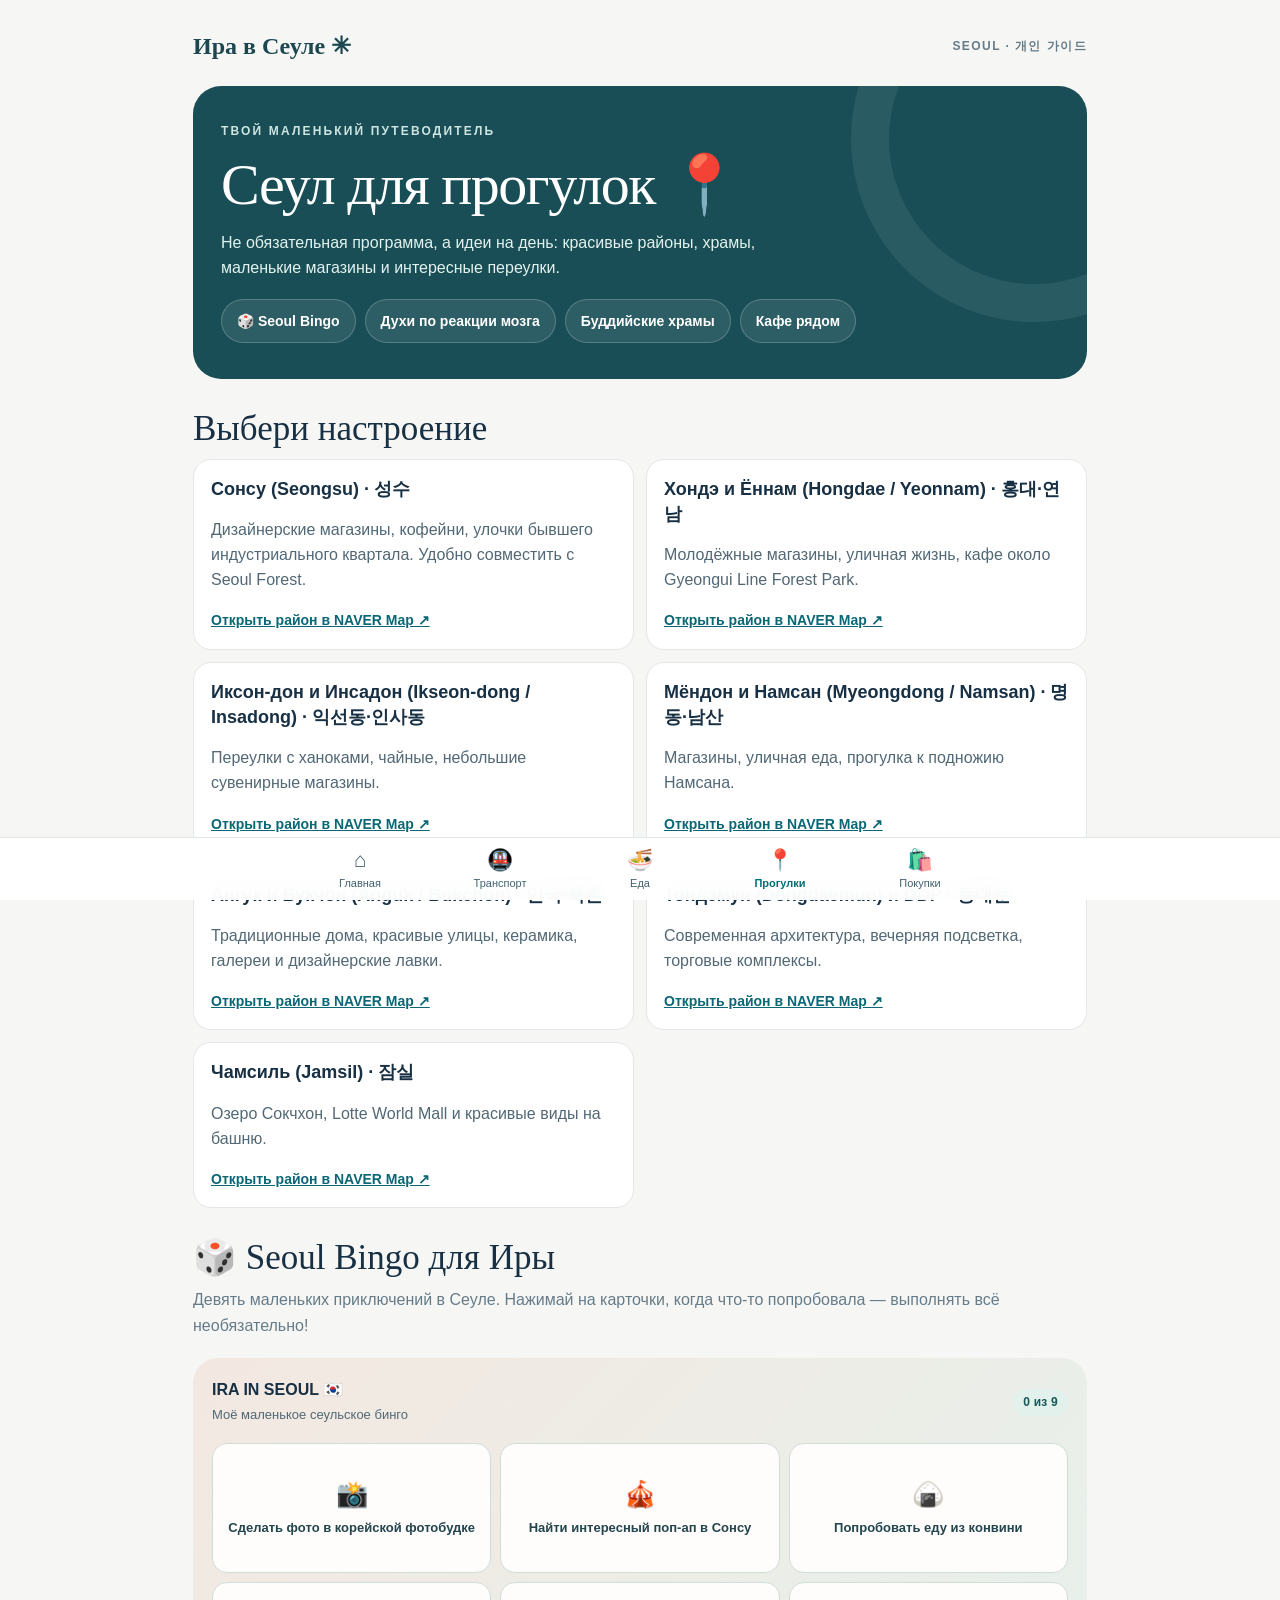
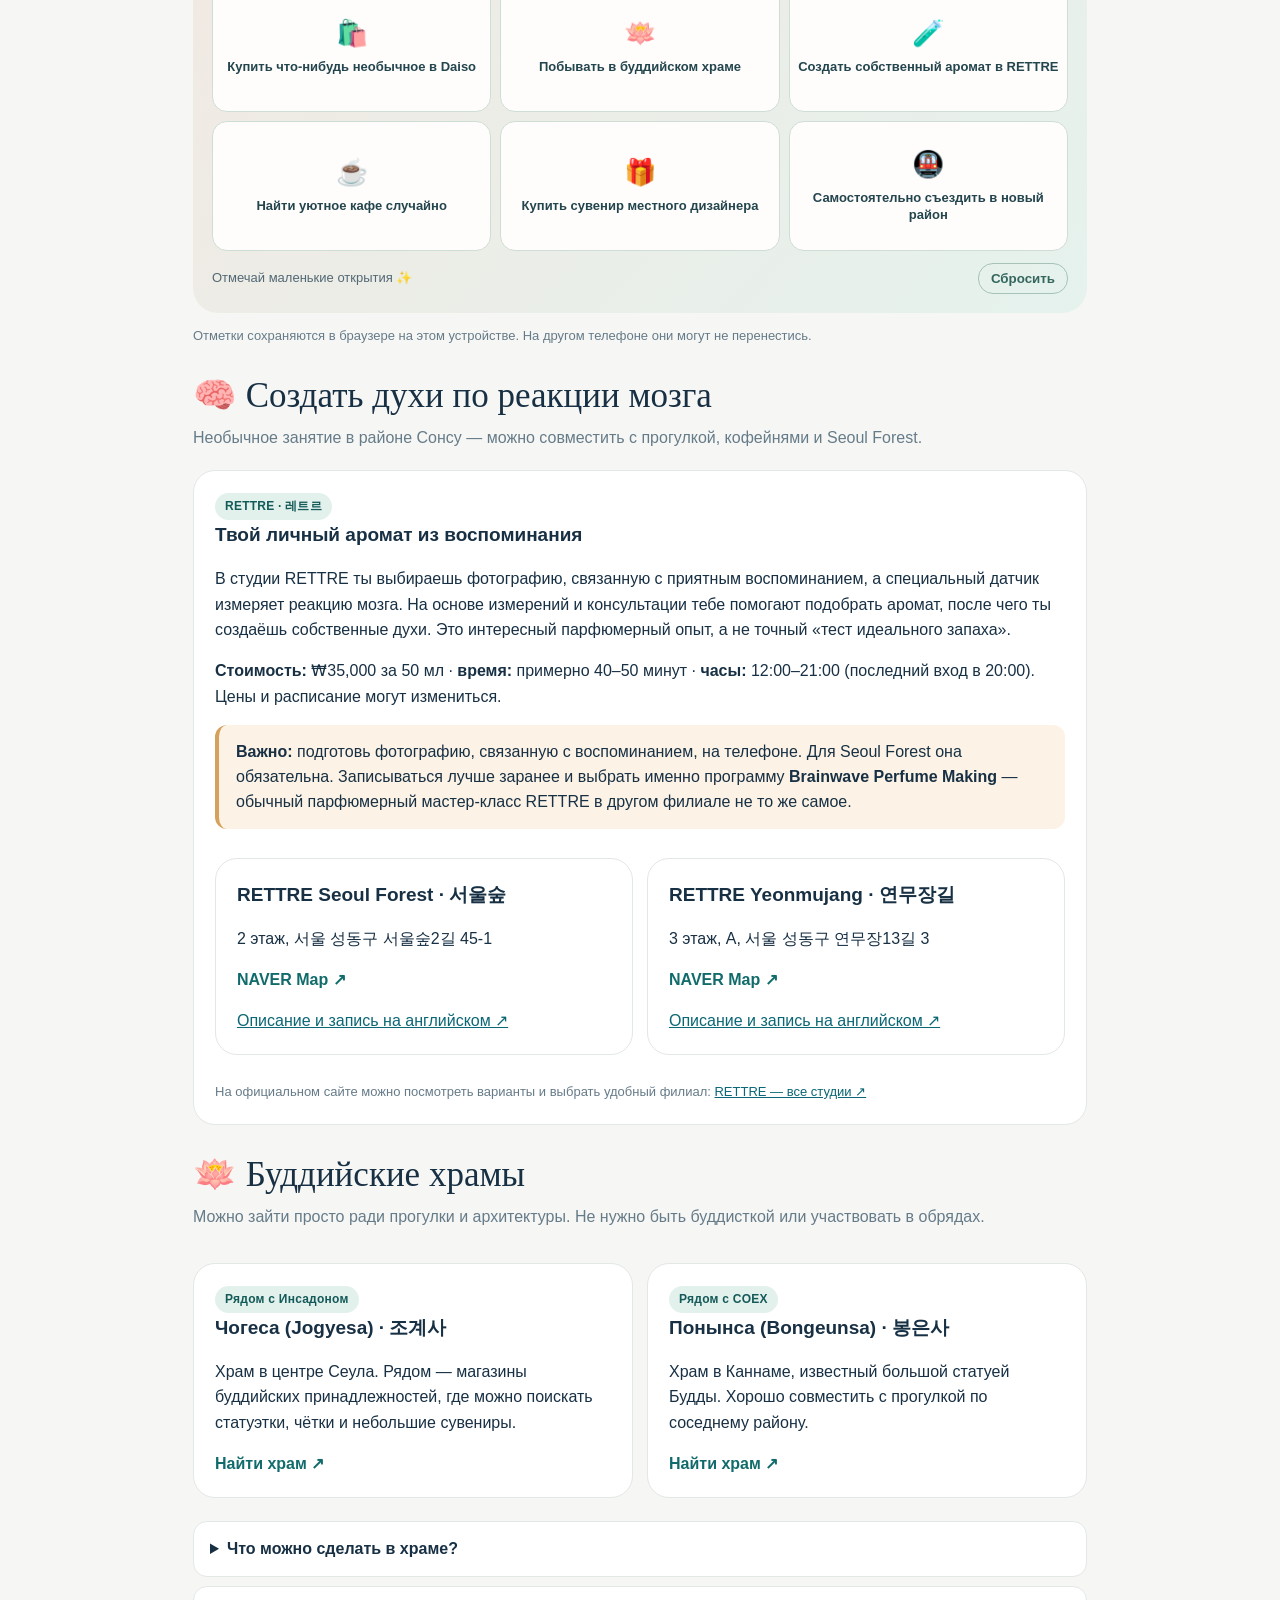
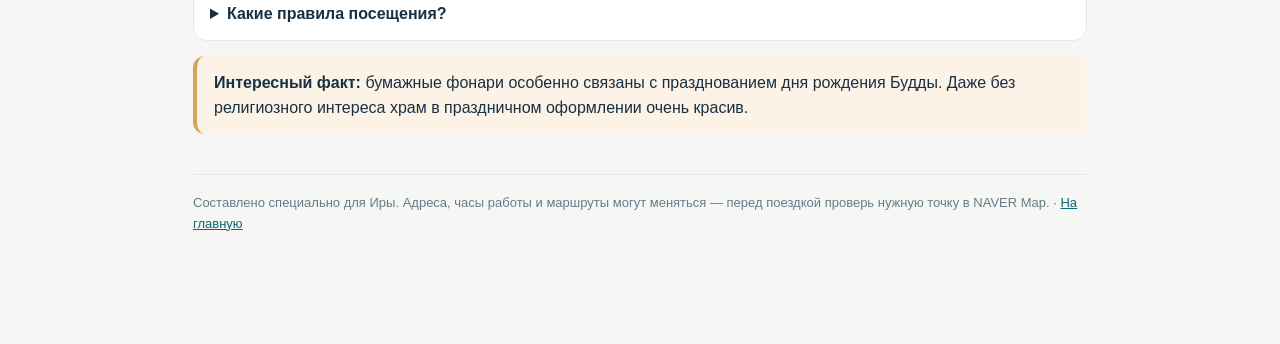
<file: places.html>
<!doctype html><html lang="ru"><head><meta charset="utf-8"><meta name="viewport" content="width=device-width,initial-scale=1"><meta name="theme-color" content="#194e56"><meta name="description" content="Личный гид для Иры по Сеулу: метро, автобусы, еда, прогулки и покупки."><title>Прогулки · Ира в Сеуле</title><style>:root{--ink:#183044;--soft:#667b88;--bg:#f6f7f5;--line:#e1e8e5;--teal:#126b6b;--gold:#e8b56e}*{box-sizing:border-box}html{scroll-behavior:smooth}body{margin:0;background:var(--bg);color:var(--ink);font:16px/1.58 -apple-system,BlinkMacSystemFont,"Segoe UI",sans-serif}a{color:#0b6775}a:focus-visible,button:focus-visible,summary:focus-visible{outline:3px solid #e9a85b;outline-offset:3px}main{max-width:930px;margin:auto;padding:20px 18px 110px}.top{display:flex;align-items:center;justify-content:space-between;gap:12px;padding:8px 0 20px}.brand{text-decoration:none;font-family:Georgia,serif;font-weight:bold;color:#1d4750;font-size:24px}.stamp{font-size:12px;letter-spacing:.12em;color:var(--soft);font-weight:700}.hero{background:#194e56;color:white;border-radius:28px;padding:36px 28px;position:relative;overflow:hidden}.hero:after{content:"";position:absolute;width:290px;height:290px;right:-130px;top:-130px;border:38px solid #ffffff12;border-radius:50%;pointer-events:none}.hero .eyebrow{font-size:12px;letter-spacing:.18em;font-weight:750;color:#cde4e1}.hero h1{font:normal clamp(35px,7vw,58px)/1.12 Georgia,serif;letter-spacing:-.025em;margin:12px 0}.hero p{max-width:610px;color:#e3f2ef;margin:0}.quick{display:flex;flex-wrap:wrap;gap:9px;margin:19px 0 0}.quick a{background:#ffffff18;color:white;border:1px solid #ffffff35;text-decoration:none;padding:10px 15px;border-radius:99px;font-size:14px;font-weight:700}.section{margin:28px 0}.section h2{font:normal clamp(26px,4.5vw,35px)/1.23 Georgia,serif;margin:0 0 8px}.muted,.lead{color:var(--soft)}.lead{margin:0 0 20px}.cards{display:grid;grid-template-columns:repeat(2,minmax(0,1fr));gap:15px}.card{background:white;border:1px solid var(--line);border-radius:22px;padding:20px;box-shadow:0 5px 16px #173b3908}.card h3{font:normal 25px/1.2 Georgia,serif;margin:9px 0}.card p{color:#526875;margin:8px 0 14px}.card a.go,.go{display:inline-flex;align-items:center;gap:8px;text-decoration:none;font-weight:750;color:var(--teal)}.visual{height:126px;border-radius:16px;display:flex;align-items:center;justify-content:center;font-size:62px;position:relative;overflow:hidden}.visual:after{content:"";position:absolute;right:-14px;bottom:-48px;width:155px;height:155px;border:18px solid #ffffff88;border-radius:50%}.sea{background:#d4e5e3}.cream{background:#f3e5ca}.rose{background:#ebd9d4}.lav{background:#e0e2ed}.panel{background:white;border:1px solid var(--line);border-radius:22px;padding:21px;margin:14px 0}.panel h3{margin:0 0 8px;font-size:19px}.panel p:last-child{margin-bottom:0}.pill{display:inline-block;font-size:12px;font-weight:750;letter-spacing:.02em;padding:4px 10px;border-radius:25px;background:#e3f1ed;color:#145a58}.note{background:#e8f2ef;border-left:4px solid #539c8d;padding:14px 17px;border-radius:12px;margin:15px 0}.accent{background:#fcf3e6;border-left-color:#d6a15a}.grid2{display:grid;grid-template-columns:repeat(2,minmax(0,1fr));gap:14px}.list{display:grid;gap:12px}.place{background:white;border:1px solid var(--line);border-radius:18px;padding:17px}.place h3{font-size:18px;margin:0 0 5px}.place p{margin:4px 0 11px;color:#526875}.place .links{display:flex;gap:14px;flex-wrap:wrap;font-size:14px;font-weight:700}.tag{color:#6d7377;font-size:12px;letter-spacing:.07em;text-transform:uppercase;font-weight:750}.section details{background:white;border:1px solid var(--line);border-radius:14px;padding:14px 16px;margin:9px 0}.section summary{font-weight:750;cursor:pointer}.section details>p{margin:10px 0 5px}ol{padding-left:22px}li{margin:8px 0}.bottom{margin:40px 0 0;border-top:1px solid var(--line);padding-top:18px;color:var(--soft);font-size:13px}.mobilebar{position:fixed;bottom:0;left:0;right:0;z-index:5;background:#fffffff0;backdrop-filter:blur(12px);border-top:1px solid var(--line);display:flex;justify-content:center;gap:0;padding-bottom:env(safe-area-inset-bottom)}.mobilebar a{width:20%;max-width:140px;text-decoration:none;color:#42626e;text-align:center;font-size:11px;padding:9px 1px;line-height:1.25}.mobilebar a span{display:block;font-size:21px;margin-bottom:4px}.mobilebar a[aria-current="page"]{color:#006f73;font-weight:800}.small{font-size:13px;color:var(--soft)}.routebox{background:white;border:1px solid var(--line);border-radius:20px;padding:20px}.routebox .rail{display:none}.routebox details{padding:14px 16px;margin:10px 0;border:1px solid #e5eae9;border-radius:13px;background:#fdfdfc}.routebox summary{font-weight:800}.routebox .step{margin:10px 0;padding:10px 0;border-bottom:1px solid #e4ebe8}.routebox .hint{background:#eaf3f2;padding:10px;border-radius:10px;margin:7px 0}.routebox .line{display:inline-block;color:white;border-radius:6px;padding:3px 8px;margin:4px;font-size:13px;font-weight:bold}.routebox p{margin:7px 0}.routebox .small{font-size:12px;color:var(--soft)}.bus-dot{width:19px;height:19px;border-radius:50%;display:inline-block;vertical-align:-3px;margin-right:7px}.keyrow{display:flex;gap:11px;align-items:start}.big-ko{font-size:25px;font-weight:800;letter-spacing:.03em}.chiplink{display:inline-block;margin:5px 8px 4px 0;padding:9px 14px;border-radius:25px;background:#e8f2ef;text-decoration:none;font-size:14px;font-weight:700}.breakout{display:grid;grid-template-columns:1fr 1fr;gap:12px}@media(max-width:620px){main{padding:14px 14px 110px}.hero{padding:28px 22px}.cards,.grid2,.breakout{grid-template-columns:1fr}.visual{height:112px}.card{padding:17px}.brand{font-size:21px}.panel{padding:17px}.section{margin:25px 0}}.bingo-wrap{background:linear-gradient(135deg,#f3e8e1,#e5f2ed);border-radius:25px;padding:19px;margin-top:15px}.bingo-head,.bingo-bottom{display:flex;align-items:center;justify-content:space-between;gap:12px}.bingo-head{margin-bottom:14px}.bingo-head p,.bingo-bottom p{margin:3px 0;color:#526875;font-size:13px}.bingo-grid{display:grid;grid-template-columns:repeat(3,minmax(0,1fr));gap:9px}.bingo-tile{appearance:none;-webkit-appearance:none;cursor:pointer;min-height:130px;border:1px solid #cfddd7;background:#fffdfb;border-radius:15px;padding:12px 7px;display:flex;flex-direction:column;justify-content:center;align-items:center;gap:8px;font:700 13px/1.3 -apple-system,BlinkMacSystemFont,"Segoe UI",sans-serif;text-align:center;color:#23454e;position:relative}.bingo-icon{font-size:26px}.bingo-tile[aria-pressed="true"]{background:#d4eae2;border-color:#5c9c87;color:#1b574c}.bingo-tile[aria-pressed="true"]:after{content:"✓";position:absolute;top:5px;right:9px;font-size:17px;color:#176b54}.bingo-bottom{margin-top:12px}.bingo-reset{background:transparent;border:1px solid #a5c3b8;padding:7px 12px;border-radius:15px;color:#35665d;font-weight:700;cursor:pointer}@media(max-width:580px){.bingo-wrap{padding:13px}.bingo-grid{gap:7px}.bingo-tile{min-height:117px;font-size:11px;padding:9px 4px;gap:5px}.bingo-icon{font-size:24px}}</style><style>@media(min-width:700px){.section .list{grid-template-columns:repeat(2,minmax(0,1fr))}}.section .list .place{display:flex;flex-direction:column;gap:6px}.section .list .place .links{margin-top:auto}.section .list .place h3{line-height:1.4}</style></head><body><main><div class="top"><a class="brand" href="index.html">Ира в Сеуле ✳</a><span class="stamp">SEOUL · 개인 가이드</span></div><header class="hero"><div class="eyebrow">ТВОЙ МАЛЕНЬКИЙ ПУТЕВОДИТЕЛЬ</div><h1>Сеул для прогулок 📍</h1><p>Не обязательная программа, а идеи на день: красивые районы, храмы, маленькие магазины и интересные переулки.</p><div class="quick"><a href="#seoul-bingo">🎲 Seoul Bingo</a><a href="#perfume">Духи по реакции мозга</a><a href="#temples">Буддийские храмы</a><a href="food.html#cafes">Кафе рядом</a></div></header>
<section class="section"><h2>Выбери настроение</h2><div class="list"><article class="place"><h3>Сонсу (Seongsu) · 성수</h3><p>Дизайнерские магазины, кофейни, улочки бывшего индустриального квартала. Удобно совместить с Seoul Forest.</p><div class="links"><a href="https://map.naver.com/p/search/%EC%84%B1%EC%88%98%EC%97%AD" target="_blank" rel="noopener">Открыть район в NAVER Map ↗</a></div></article><article class="place"><h3>Хондэ и Ённам (Hongdae / Yeonnam) · 홍대·연남</h3><p>Молодёжные магазины, уличная жизнь, кафе около Gyeongui Line Forest Park.</p><div class="links"><a href="https://map.naver.com/p/search/%ED%99%8D%EB%8C%80%EC%9E%85%EA%B5%AC%EC%97%AD" target="_blank" rel="noopener">Открыть район в NAVER Map ↗</a></div></article><article class="place"><h3>Иксон-дон и Инсадон (Ikseon-dong / Insadong) · 익선동·인사동</h3><p>Переулки с ханоками, чайные, небольшие сувенирные магазины.</p><div class="links"><a href="https://map.naver.com/p/search/%EC%9D%B5%EC%84%A0%EB%8F%99%20%ED%95%9C%EC%98%A5%EA%B1%B0%EB%A6%AC" target="_blank" rel="noopener">Открыть район в NAVER Map ↗</a></div></article><article class="place"><h3>Мёндон и Намсан (Myeongdong / Namsan) · 명동·남산</h3><p>Магазины, уличная еда, прогулка к подножию Намсана.</p><div class="links"><a href="https://map.naver.com/p/search/%EB%AA%85%EB%8F%99%EC%97%AD" target="_blank" rel="noopener">Открыть район в NAVER Map ↗</a></div></article><article class="place"><h3>Ангук и Букчон (Anguk / Bukchon) · 안국·북촌</h3><p>Традиционные дома, красивые улицы, керамика, галереи и дизайнерские лавки.</p><div class="links"><a href="https://map.naver.com/p/search/%EC%95%88%EA%B5%AD%EC%97%AD" target="_blank" rel="noopener">Открыть район в NAVER Map ↗</a></div></article><article class="place"><h3>Тондэмун (Dongdaemun) и DDP · 동대문</h3><p>Современная архитектура, вечерняя подсветка, торговые комплексы.</p><div class="links"><a href="https://map.naver.com/p/search/%EB%8F%99%EB%8C%80%EB%AC%B8%EB%94%94%EC%9E%90%EC%9D%B8%ED%94%8C%EB%9D%BC%EC%9E%90" target="_blank" rel="noopener">Открыть район в NAVER Map ↗</a></div></article><article class="place"><h3>Чамсиль (Jamsil) · 잠실</h3><p>Озеро Сокчхон, Lotte World Mall и красивые виды на башню.</p><div class="links"><a href="https://map.naver.com/p/search/%EC%84%9D%EC%B4%8C%ED%98%B8%EC%88%98" target="_blank" rel="noopener">Открыть район в NAVER Map ↗</a></div></article></div></section>
<section class="section" id="seoul-bingo"><h2>🎲 Seoul Bingo для Иры</h2><p class="lead">Девять маленьких приключений в Сеуле. Нажимай на карточки, когда что-то попробовала — выполнять всё необязательно!</p><div class="bingo-wrap"><div class="bingo-head"><div><b>IRA IN SEOUL 🇰🇷</b><p>Моё маленькое сеульское бинго</p></div><span class="pill" id="bingo-progress" aria-live="polite">0 из 9</span></div><div class="bingo-grid" aria-label="Сеульское бинго 3 на 3"><button class="bingo-tile" type="button" data-bingo="0" aria-pressed="false"><span class="bingo-icon" aria-hidden="true">📸</span><span>Сделать фото в корейской фотобудке</span></button><button class="bingo-tile" type="button" data-bingo="1" aria-pressed="false"><span class="bingo-icon" aria-hidden="true">🎪</span><span>Найти интересный поп-ап в Сонсу</span></button><button class="bingo-tile" type="button" data-bingo="2" aria-pressed="false"><span class="bingo-icon" aria-hidden="true">🍙</span><span>Попробовать еду из конвини</span></button><button class="bingo-tile" type="button" data-bingo="3" aria-pressed="false"><span class="bingo-icon" aria-hidden="true">🛍️</span><span>Купить что-нибудь необычное в Daiso</span></button><button class="bingo-tile" type="button" data-bingo="4" aria-pressed="false"><span class="bingo-icon" aria-hidden="true">🪷</span><span>Побывать в буддийском храме</span></button><button class="bingo-tile" type="button" data-bingo="5" aria-pressed="false"><span class="bingo-icon" aria-hidden="true">🧪</span><span>Создать собственный аромат в RETTRE</span></button><button class="bingo-tile" type="button" data-bingo="6" aria-pressed="false"><span class="bingo-icon" aria-hidden="true">☕</span><span>Найти уютное кафе случайно</span></button><button class="bingo-tile" type="button" data-bingo="7" aria-pressed="false"><span class="bingo-icon" aria-hidden="true">🎁</span><span>Купить сувенир местного дизайнера</span></button><button class="bingo-tile" type="button" data-bingo="8" aria-pressed="false"><span class="bingo-icon" aria-hidden="true">🚇</span><span>Самостоятельно съездить в новый район</span></button></div><div class="bingo-bottom"><p id="bingo-result">Отмечай маленькие открытия ✨</p><button class="bingo-reset" id="bingo-reset" type="button">Сбросить</button></div></div><p class="small">Отметки сохраняются в браузере на этом устройстве. На другом телефоне они могут не перенестись.</p></section><section class="section" id="perfume"><h2>🧠 Создать духи по реакции мозга</h2><p class="lead">Необычное занятие в районе Сонсу — можно совместить с прогулкой, кофейнями и Seoul Forest.</p><div class="panel"><span class="pill">RETTRE · 레트르</span><h3>Твой личный аромат из воспоминания</h3><p>В студии RETTRE ты выбираешь фотографию, связанную с приятным воспоминанием, а специальный датчик измеряет реакцию мозга. На основе измерений и консультации тебе помогают подобрать аромат, после чего ты создаёшь собственные духи. Это интересный парфюмерный опыт, а не точный «тест идеального запаха».</p><p><b>Стоимость:</b> ₩35,000 за 50 мл · <b>время:</b> примерно 40–50 минут · <b>часы:</b> 12:00–21:00 (последний вход в 20:00). Цены и расписание могут измениться.</p><div class="note accent"><b>Важно:</b> подготовь фотографию, связанную с воспоминанием, на телефоне. Для Seoul Forest она обязательна. Записываться лучше заранее и выбрать именно программу <b>Brainwave Perfume Making</b> — обычный парфюмерный мастер-класс RETTRE в другом филиале не то же самое.</div><div class="grid2"><div class="panel"><h3>RETTRE Seoul Forest · 서울숲</h3><p>2 этаж, 서울 성동구 서울숲2길 45-1</p><a class="go" href="https://map.naver.com/p/search/%EB%A0%88%ED%8A%B8%EB%A5%B4%20%EC%84%9C%EC%9A%B8%EC%88%B2" target="_blank" rel="noopener">NAVER Map ↗</a><p><a href="https://seoulsup.rettre.com/en/" target="_blank" rel="noopener">Описание и запись на английском ↗</a></p></div><div class="panel"><h3>RETTRE Yeonmujang · 연무장길</h3><p>3 этаж, A, 서울 성동구 연무장13길 3</p><a class="go" href="https://map.naver.com/p/search/%EB%A0%88%ED%8A%B8%EB%A5%B4%20%EC%97%B0%EB%AC%B4%EC%9E%A5%EA%B8%B8" target="_blank" rel="noopener">NAVER Map ↗</a><p><a href="https://yeonmujanggil.rettre.com/en/" target="_blank" rel="noopener">Описание и запись на английском ↗</a></p></div></div><p class="small">На официальном сайте можно посмотреть варианты и выбрать удобный филиал: <a href="https://rettre.com/en/reservation/" target="_blank" rel="noopener">RETTRE — все студии ↗</a></p></div></section>
<section class="section" id="temples"><h2>🪷 Буддийские храмы</h2><p class="lead">Можно зайти просто ради прогулки и архитектуры. Не нужно быть буддисткой или участвовать в обрядах.</p>
<div class="grid2"><div class="panel"><span class="pill">Рядом с Инсадоном</span><h3>Чогеса (Jogyesa) · 조계사</h3><p>Храм в центре Сеула. Рядом — магазины буддийских принадлежностей, где можно поискать статуэтки, чётки и небольшие сувениры.</p><a class="go" href="https://map.naver.com/p/search/%EC%A1%B0%EA%B3%84%EC%82%AC" target="_blank" rel="noopener">Найти храм ↗</a></div>
<div class="panel"><span class="pill">Рядом с COEX</span><h3>Понынса (Bongeunsa) · 봉은사</h3><p>Храм в Каннаме, известный большой статуей Будды. Хорошо совместить с прогулкой по соседнему району.</p><a class="go" href="https://map.naver.com/p/search/%EB%B4%89%EC%9D%80%EC%82%AC" target="_blank" rel="noopener">Найти храм ↗</a></div></div>
<details><summary>Что можно сделать в храме?</summary><p>Погулять по открытой территории, посмотреть архитектуру, статуи и фонари. Если будет интересно, можно узнать о пожертвовании или молитвенном фонаре — участие добровольное, а возможность зависит от храма и сезона.</p></details>
<details><summary>Какие правила посещения?</summary><p>Говори спокойно, не мешай людям во время молитвы, следуй табличкам. В молитвенных залах обувь обычно снимают; если вход посетителям разрешён, ориентируйся на правила у двери. Фотографировать внутри лучше только там, где это разрешено.</p></details>
<div class="note accent"><b>Интересный факт:</b> бумажные фонари особенно связаны с празднованием дня рождения Будды. Даже без религиозного интереса храм в праздничном оформлении очень красив.</div></section><footer class="bottom">Составлено специально для Иры. Адреса, часы работы и маршруты могут меняться — перед поездкой проверь нужную точку в NAVER Map. · <a href="index.html">На главную</a></footer></main><nav class="mobilebar" aria-label="Разделы гида"><a href="index.html" ><span>⌂</span>Главная</a><a href="transport.html" ><span>🚇</span>Транспорт</a><a href="food.html" ><span>🍜</span>Еда</a><a href="places.html" aria-current="page"><span>📍</span>Прогулки</a><a href="shopping.html" ><span>🛍️</span>Покупки</a></nav><script>(function(){const tiles=Array.from(document.querySelectorAll('[data-bingo]'));const progress=document.getElementById('bingo-progress'),result=document.getElementById('bingo-result'),reset=document.getElementById('bingo-reset');if(!tiles.length)return;const key='ira-seoul-bingo-v1';let done=[];try{const stored=JSON.parse(localStorage.getItem(key)||'[]');if(Array.isArray(stored))done=stored.filter(x=>Number.isInteger(x)&&x>=0&&x<tiles.length)}catch(e){}function render(){tiles.forEach((tile,i)=>tile.setAttribute('aria-pressed',String(done.includes(i))));progress.textContent=done.length+' из '+tiles.length;const wins=[[0,1,2],[3,4,5],[6,7,8],[0,3,6],[1,4,7],[2,5,8],[0,4,8],[2,4,6]].filter(line=>line.every(i=>done.includes(i))).length;result.textContent=done.length===9?'Все девять приключений! 💚':wins?'Бинго! Собрано линий: '+wins+' 🎉':'Отмечай маленькие открытия ✨'}function save(){try{localStorage.setItem(key,JSON.stringify(done))}catch(e){}}tiles.forEach((tile,i)=>tile.addEventListener('click',()=>{done=done.includes(i)?done.filter(x=>x!==i):[...done,i];save();render()}));reset.addEventListener('click',()=>{if(!done.length)return;if(!confirm('Сбросить все отметки бинго?'))return;done=[];save();render()});render()})();</script></body></html>
</file>
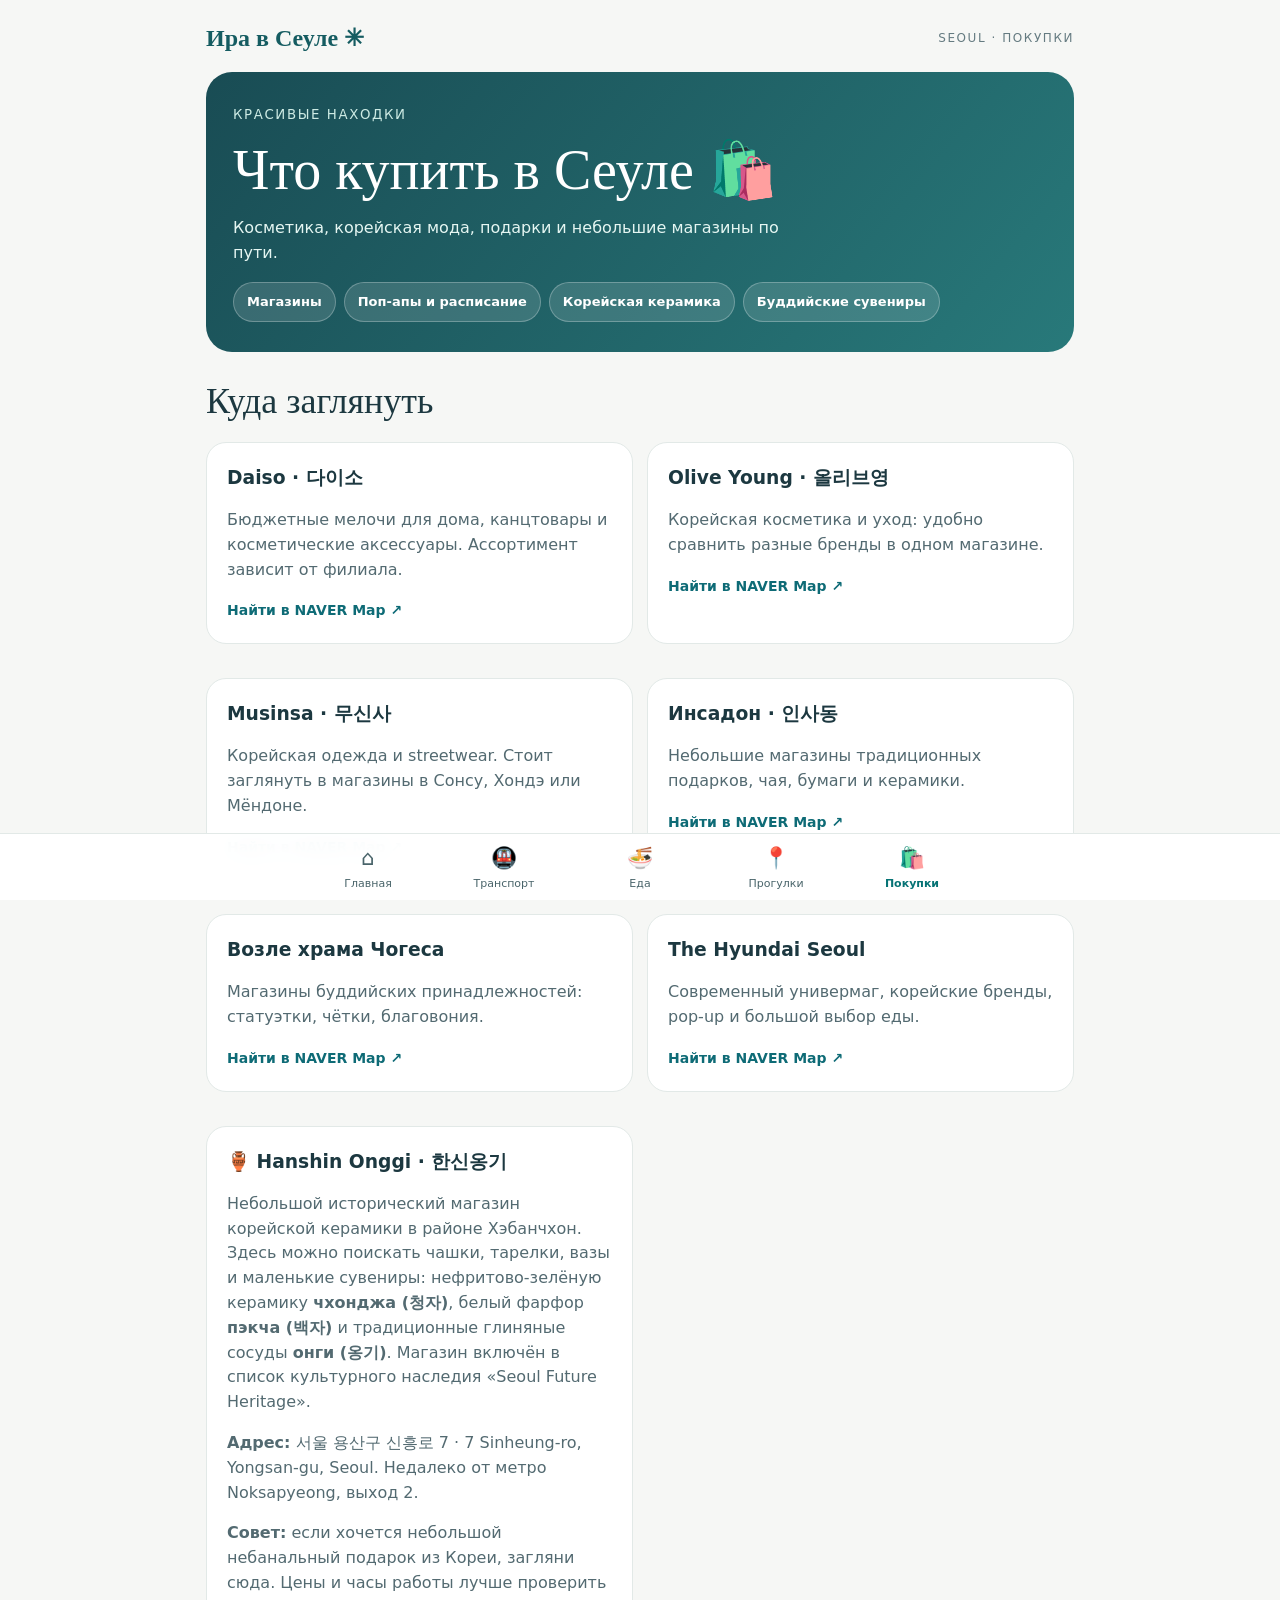
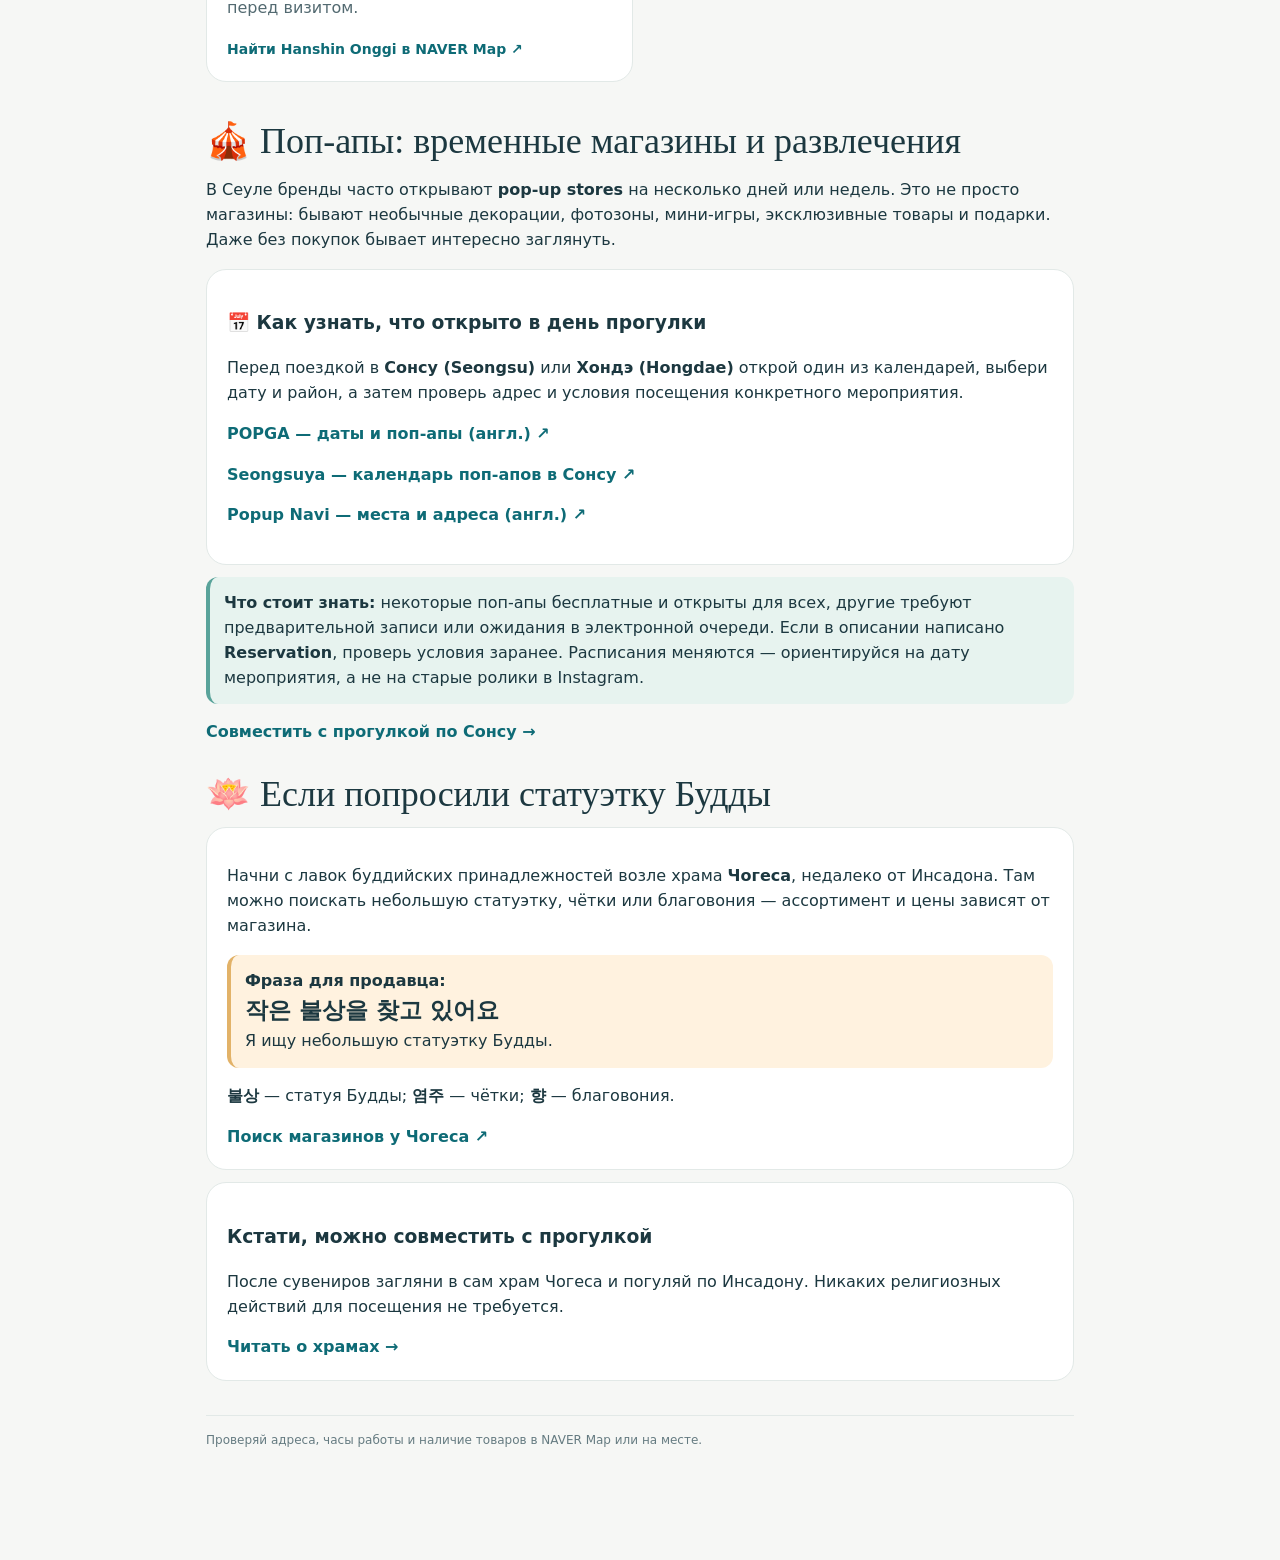
<file: shopping.html>
<!doctype html><html lang="ru"><head><meta charset="utf-8"><meta name="viewport" content="width=device-width,initial-scale=1"><title>Покупки · Ира в Сеуле</title><link rel="stylesheet" href="style.css"></head><body><main><div class="top"><a class="brand" href="index.html">Ира в Сеуле ✳</a><span class="stamp">SEOUL · ПОКУПКИ</span></div><header class="hero"><small>КРАСИВЫЕ НАХОДКИ</small><h1>Что купить в Сеуле 🛍️</h1><p>Косметика, корейская мода, подарки и небольшие магазины по пути.</p><div class="quick"><a href="#shops">Магазины</a><a href="#popups">Поп-апы и расписание</a><a href="#ceramics">Корейская керамика</a><a href="#buddha">Буддийские сувениры</a></div></header><section class="section" id="shops"><h2>Куда заглянуть</h2><div class="grid"><article class="place"><h3>Daiso · 다이소</h3><p>Бюджетные мелочи для дома, канцтовары и косметические аксессуары. Ассортимент зависит от филиала.</p><a class="go" href="https://map.naver.com/p/search/%EB%8B%A4%EC%9D%B4%EC%86%8C%20%EC%84%9C%EC%9A%B8" target="_blank" rel="noopener">Найти в NAVER Map ↗</a></article><article class="place"><h3>Olive Young · 올리브영</h3><p>Корейская косметика и уход: удобно сравнить разные бренды в одном магазине.</p><a class="go" href="https://map.naver.com/p/search/%EC%98%AC%EB%A6%AC%EB%B8%8C%EC%98%81%20%EB%AA%85%EB%8F%99" target="_blank" rel="noopener">Найти в NAVER Map ↗</a></article><article class="place"><h3>Musinsa · 무신사</h3><p>Корейская одежда и streetwear. Стоит заглянуть в магазины в Сонсу, Хондэ или Мёндоне.</p><a class="go" href="https://map.naver.com/p/search/%EB%AC%B4%EC%8B%A0%EC%82%AC%20%EC%84%B1%EC%88%98" target="_blank" rel="noopener">Найти в NAVER Map ↗</a></article><article class="place"><h3>Инсадон · 인사동</h3><p>Небольшие магазины традиционных подарков, чая, бумаги и керамики.</p><a class="go" href="https://map.naver.com/p/search/%EC%9D%B8%EC%82%AC%EB%8F%99%EA%B8%B8" target="_blank" rel="noopener">Найти в NAVER Map ↗</a></article><article class="place"><h3>Возле храма Чогеса</h3><p>Магазины буддийских принадлежностей: статуэтки, чётки, благовония.</p><a class="go" href="https://map.naver.com/p/search/%EC%A1%B0%EA%B3%84%EC%82%AC%20%EB%B6%88%EA%B5%90%EC%9A%A9%ED%92%88%EC%A0%90" target="_blank" rel="noopener">Найти в NAVER Map ↗</a></article><article class="place"><h3>The Hyundai Seoul</h3><p>Современный универмаг, корейские бренды, pop-up и большой выбор еды.</p><a class="go" href="https://map.naver.com/p/search/%EB%8D%94%ED%98%84%EB%8C%80%20%EC%84%9C%EC%9A%B8" target="_blank" rel="noopener">Найти в NAVER Map ↗</a></article><article class="place" id="ceramics"><h3>🏺 Hanshin Onggi · 한신옹기</h3><p>Небольшой исторический магазин корейской керамики в районе Хэбанчхон. Здесь можно поискать чашки, тарелки, вазы и маленькие сувениры: нефритово-зелёную керамику <b>чхонджа (청자)</b>, белый фарфор <b>пэкча (백자)</b> и традиционные глиняные сосуды <b>онги (옹기)</b>. Магазин включён в список культурного наследия «Seoul Future Heritage».</p><p><b>Адрес:</b> 서울 용산구 신흥로 7 · 7 Sinheung-ro, Yongsan-gu, Seoul. Недалеко от метро Noksapyeong, выход 2.</p><p><b>Совет:</b> если хочется небольшой небанальный подарок из Кореи, загляни сюда. Цены и часы работы лучше проверить перед визитом.</p><a class="go" href="https://map.naver.com/p/search/%ED%95%9C%EC%8B%A0%EC%98%B9%EA%B8%B0" target="_blank" rel="noopener">Найти Hanshin Onggi в NAVER Map ↗</a></article></div></section><section class="section" id="popups"><h2>🎪 Поп-апы: временные магазины и развлечения</h2><p>В Сеуле бренды часто открывают <b>pop-up stores</b> на несколько дней или недель. Это не просто магазины: бывают необычные декорации, фотозоны, мини-игры, эксклюзивные товары и подарки. Даже без покупок бывает интересно заглянуть.</p><div class="panel"><h3>📅 Как узнать, что открыто в день прогулки</h3><p>Перед поездкой в <b>Сонсу (Seongsu)</b> или <b>Хондэ (Hongdae)</b> открой один из календарей, выбери дату и район, а затем проверь адрес и условия посещения конкретного мероприятия.</p><p><a class="go" href="https://popga.co.kr/en" target="_blank" rel="noopener">POPGA — даты и поп-апы (англ.) ↗</a></p><p><a class="go" href="https://sungsuya.com/en/calendar/" target="_blank" rel="noopener">Seongsuya — календарь поп-апов в Сонсу ↗</a></p><p><a class="go" href="https://popupnavi.com/en" target="_blank" rel="noopener">Popup Navi — места и адреса (англ.) ↗</a></p></div><div class="note"><b>Что стоит знать:</b> некоторые поп-апы бесплатные и открыты для всех, другие требуют предварительной записи или ожидания в электронной очереди. Если в описании написано <b>Reservation</b>, проверь условия заранее. Расписания меняются — ориентируйся на дату мероприятия, а не на старые ролики в Instagram.</div><p><a class="go" href="places.html" >Совместить с прогулкой по Сонсу →</a></p></section><section class="section" id="buddha"><h2>🪷 Если попросили статуэтку Будды</h2><div class="panel"><p>Начни с лавок буддийских принадлежностей возле храма <b>Чогеса</b>, недалеко от Инсадона. Там можно поискать небольшую статуэтку, чётки или благовония — ассортимент и цены зависят от магазина.</p><div class="note warm"><b>Фраза для продавца:</b><br><span class="ko">작은 불상을 찾고 있어요</span><br>Я ищу небольшую статуэтку Будды.</div><p><b>불상</b> — статуя Будды; <b>염주</b> — чётки; <b>향</b> — благовония.</p><a class="go" href="https://map.naver.com/p/search/%EC%A1%B0%EA%B3%84%EC%82%AC%20%EB%B6%88%EA%B5%90%EC%9A%A9%ED%92%88%EC%A0%90" target="_blank" rel="noopener">Поиск магазинов у Чогеса ↗</a></div><div class="panel"><h3>Кстати, можно совместить с прогулкой</h3><p>После сувениров загляни в сам храм Чогеса и погуляй по Инсадону. Никаких религиозных действий для посещения не требуется.</p><a class="go" href="places.html#temples">Читать о храмах →</a></div></section><footer class="footer">Проверяй адреса, часы работы и наличие товаров в NAVER Map или на месте.</footer></main><nav class="bar"><a href="index.html" ><span>⌂</span>Главная</a><a href="transport.html" ><span>🚇</span>Транспорт</a><a href="food.html" ><span>🍜</span>Еда</a><a href="places.html" ><span>📍</span>Прогулки</a><a href="shopping.html" class="active"><span>🛍️</span>Покупки</a></nav></body></html>
</file>
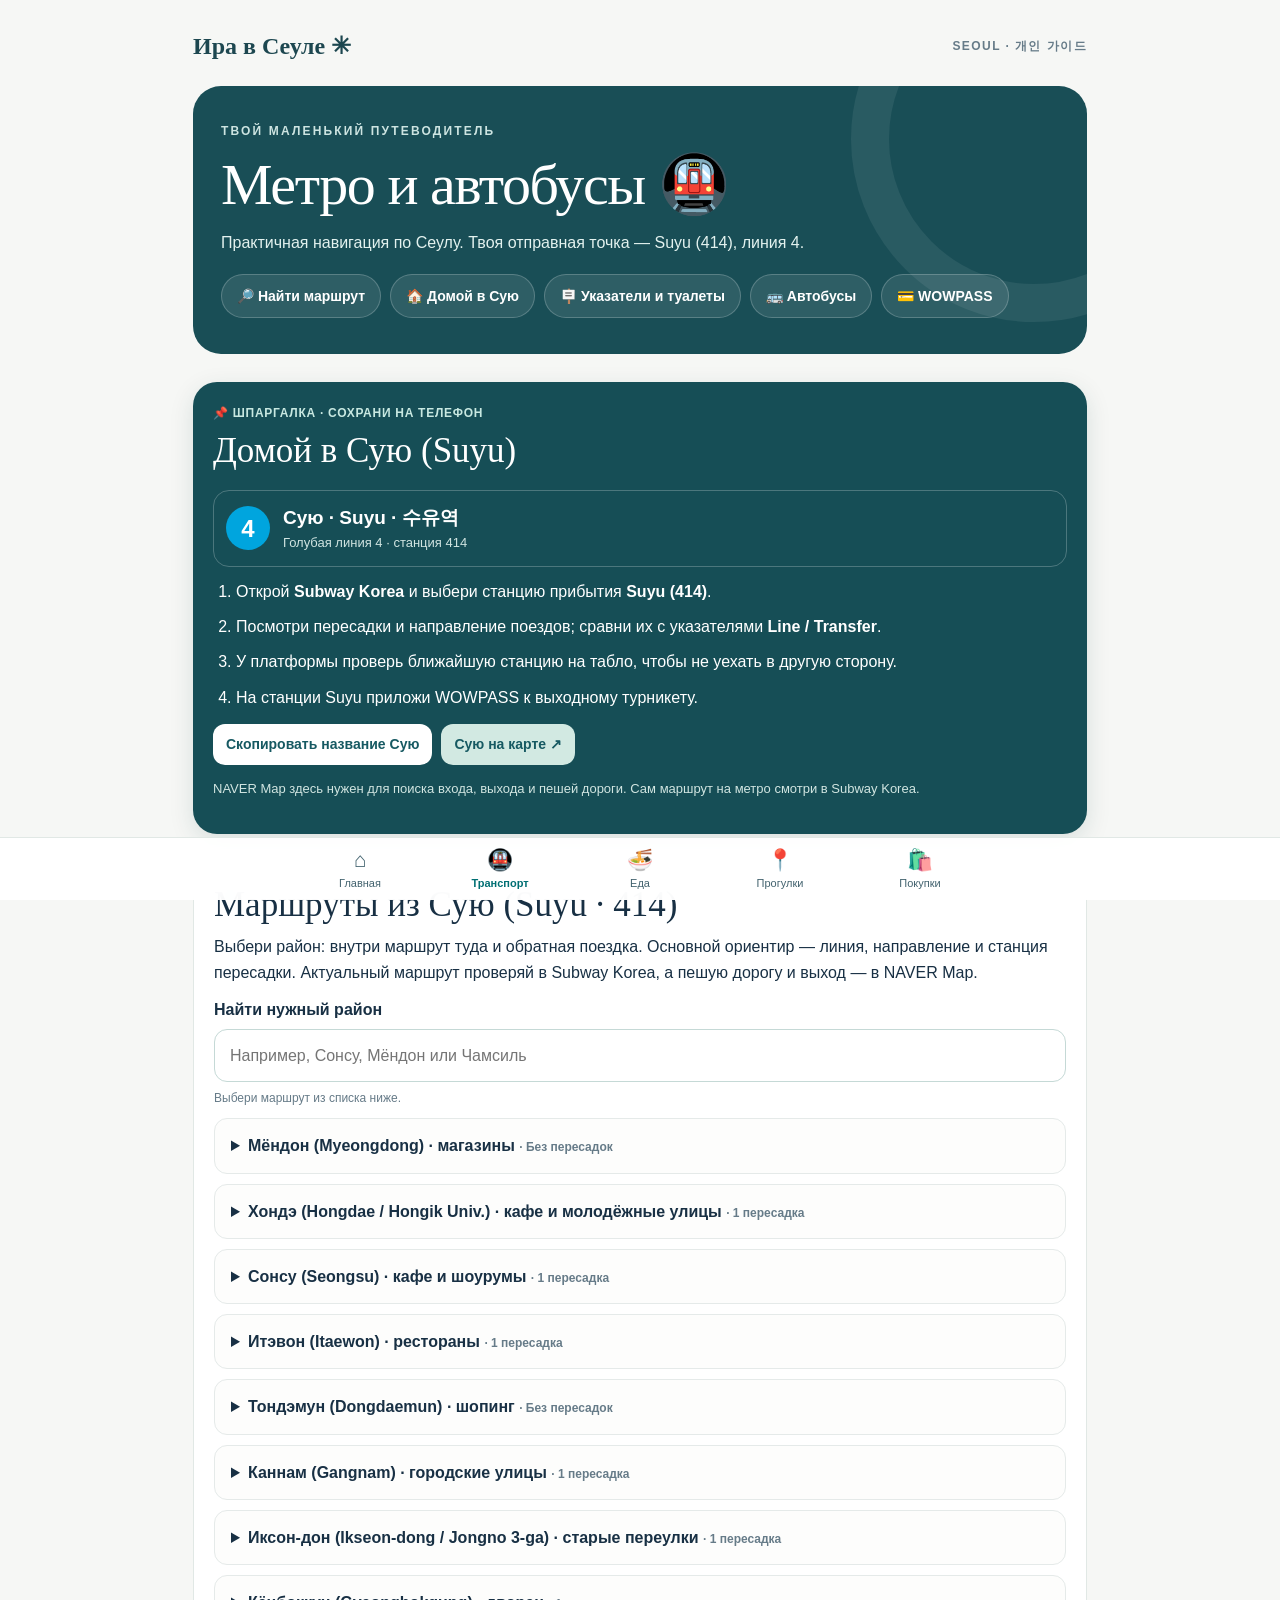
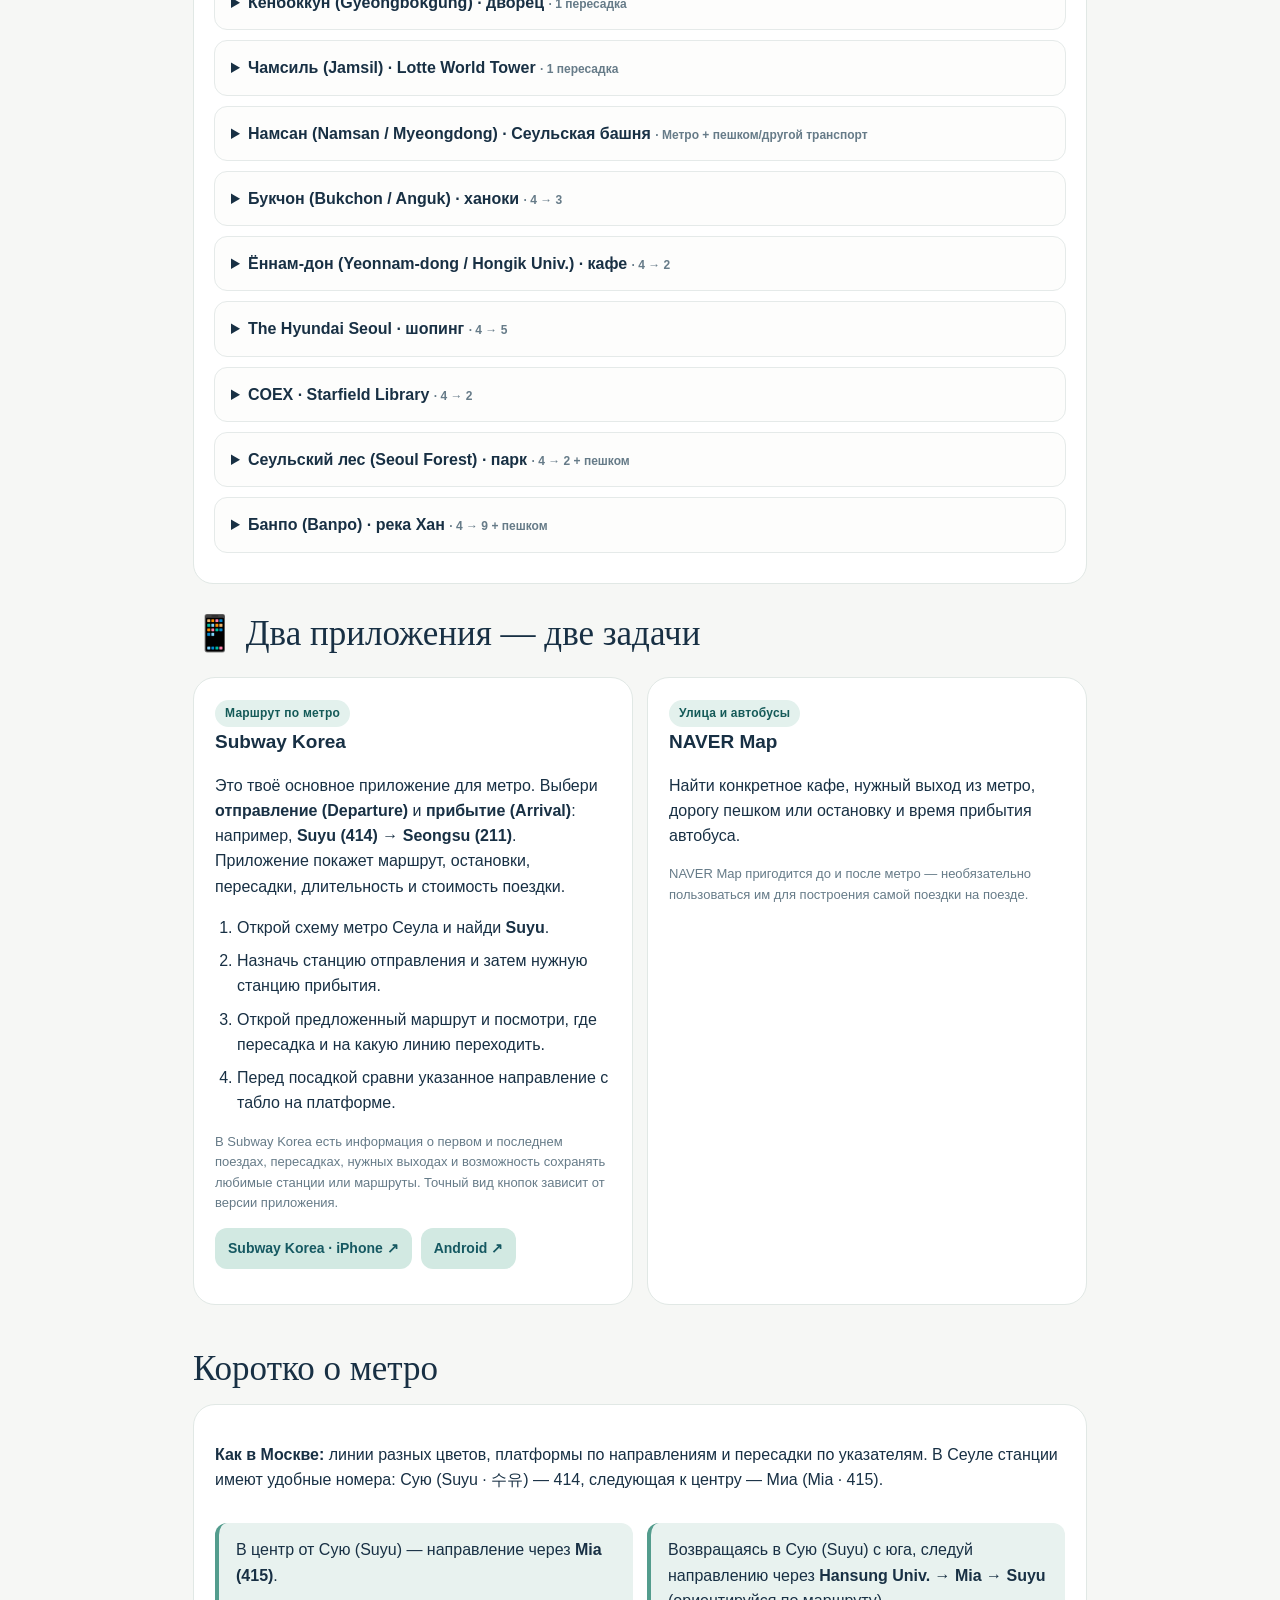
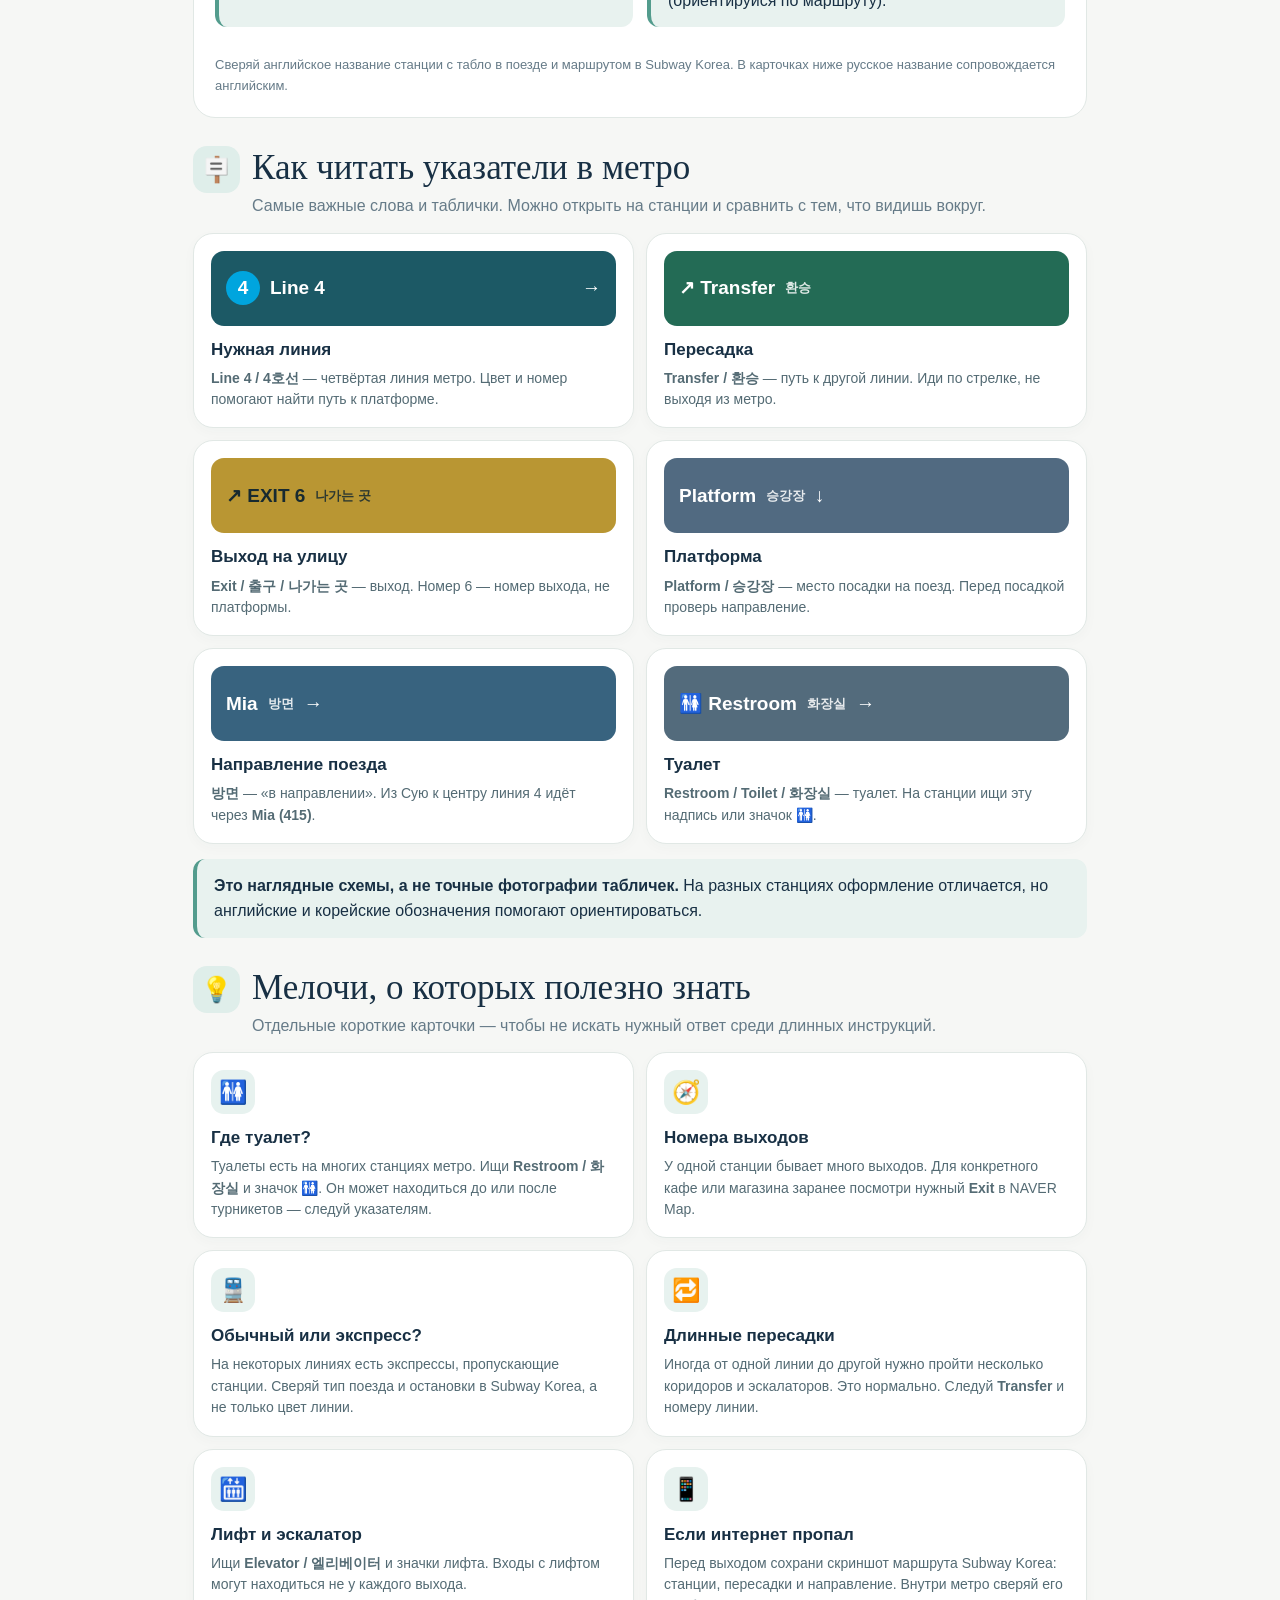
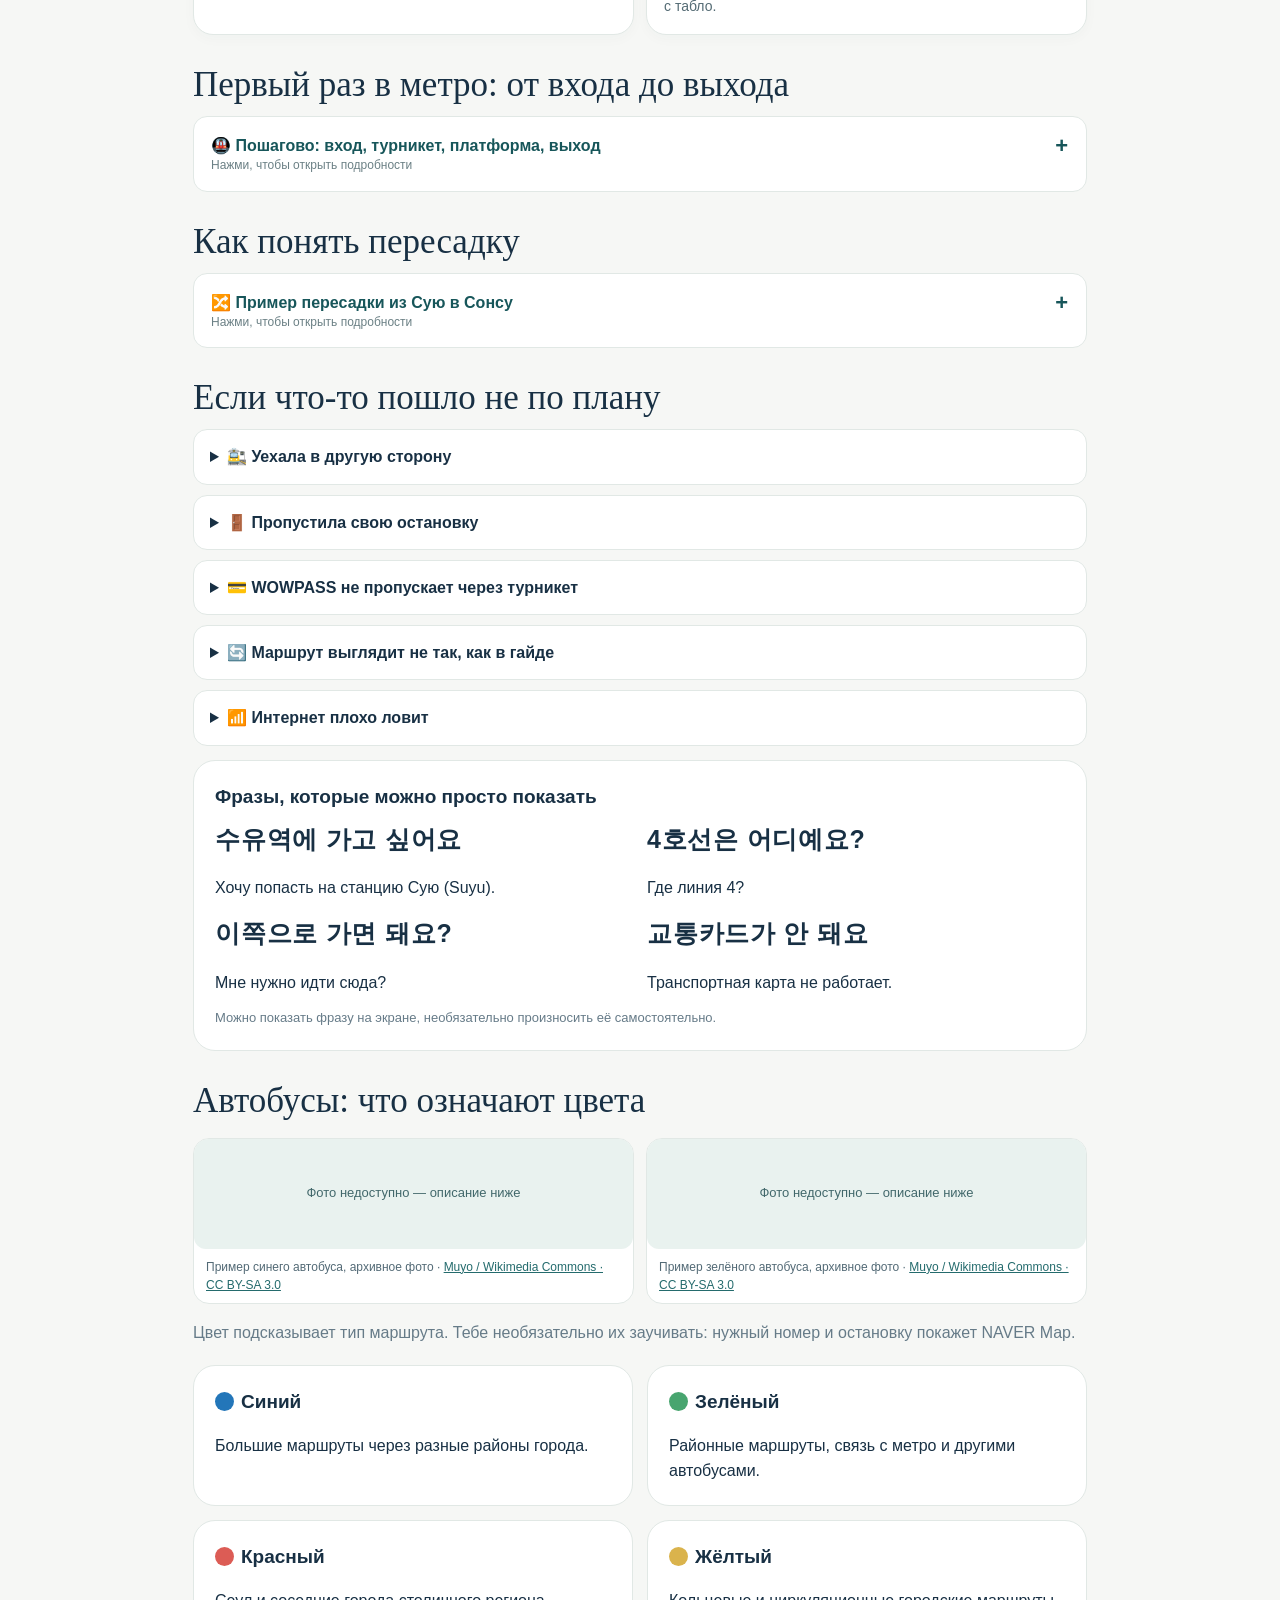
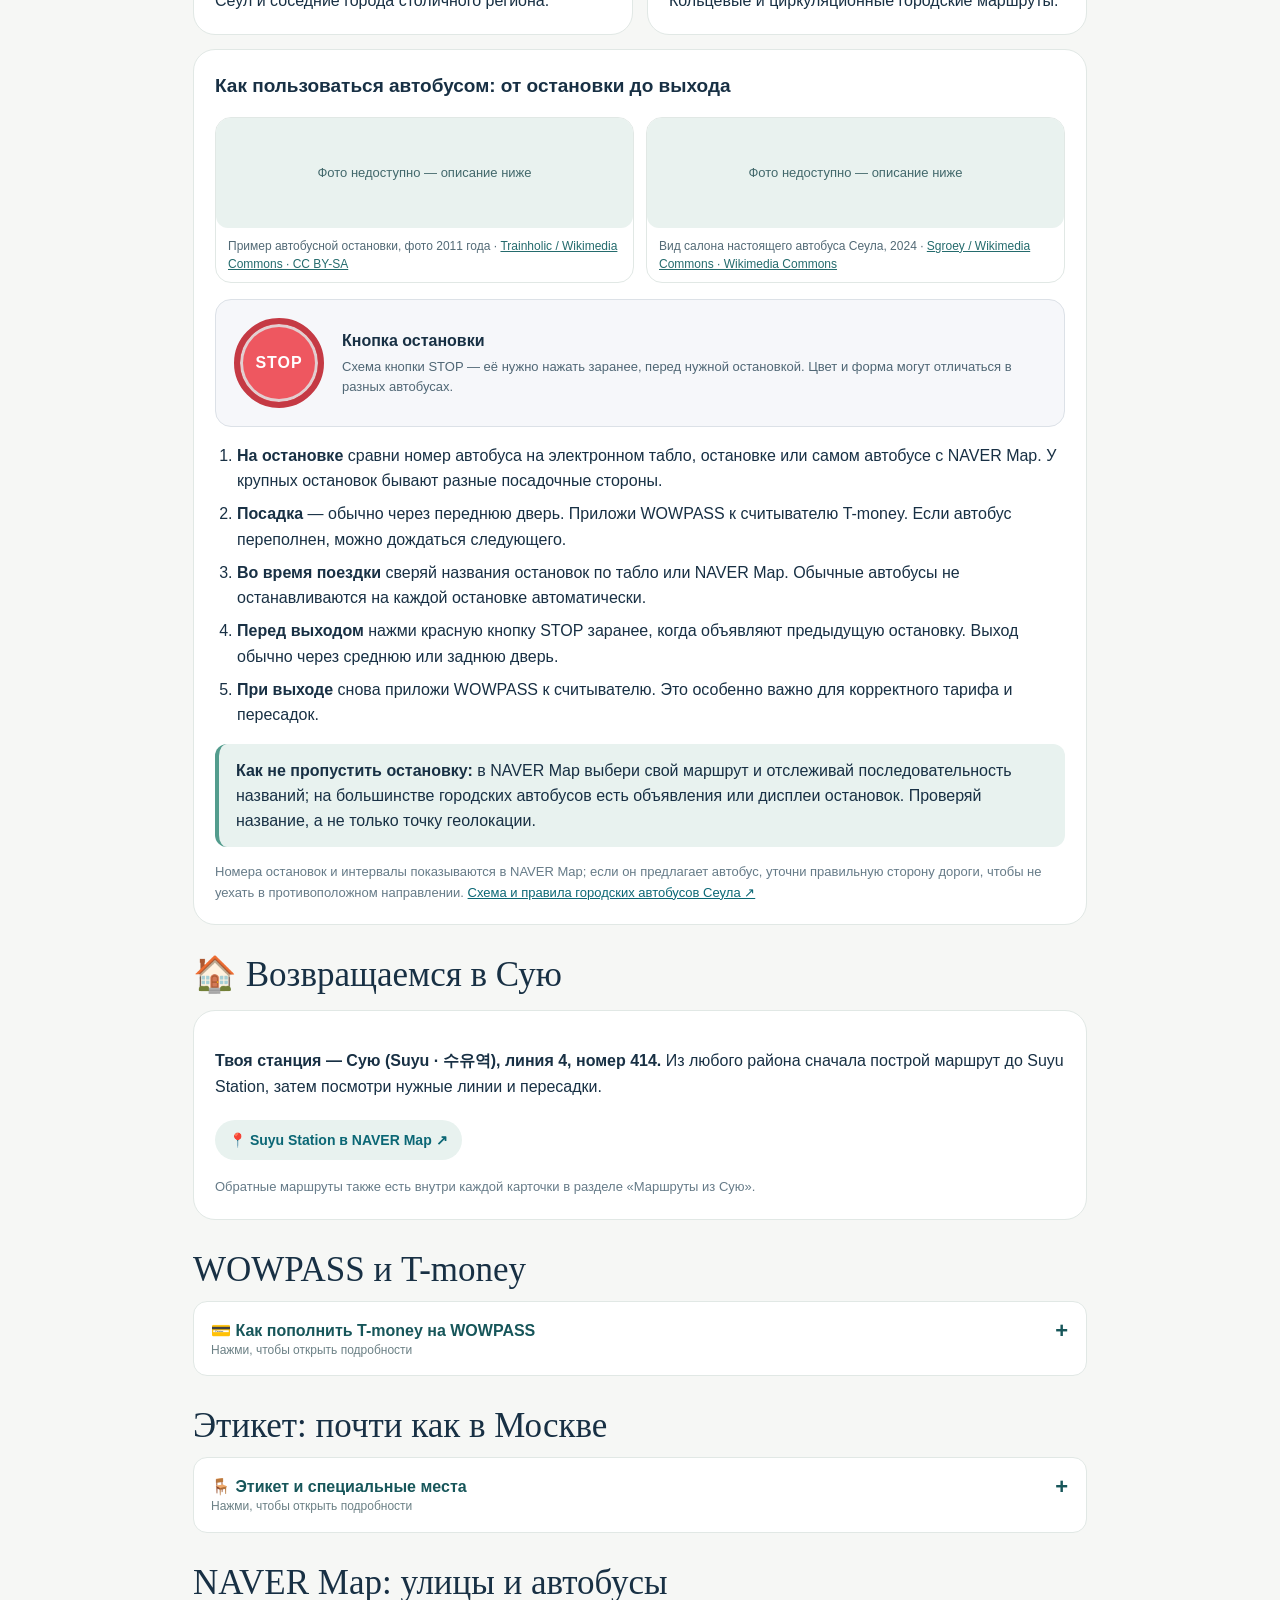
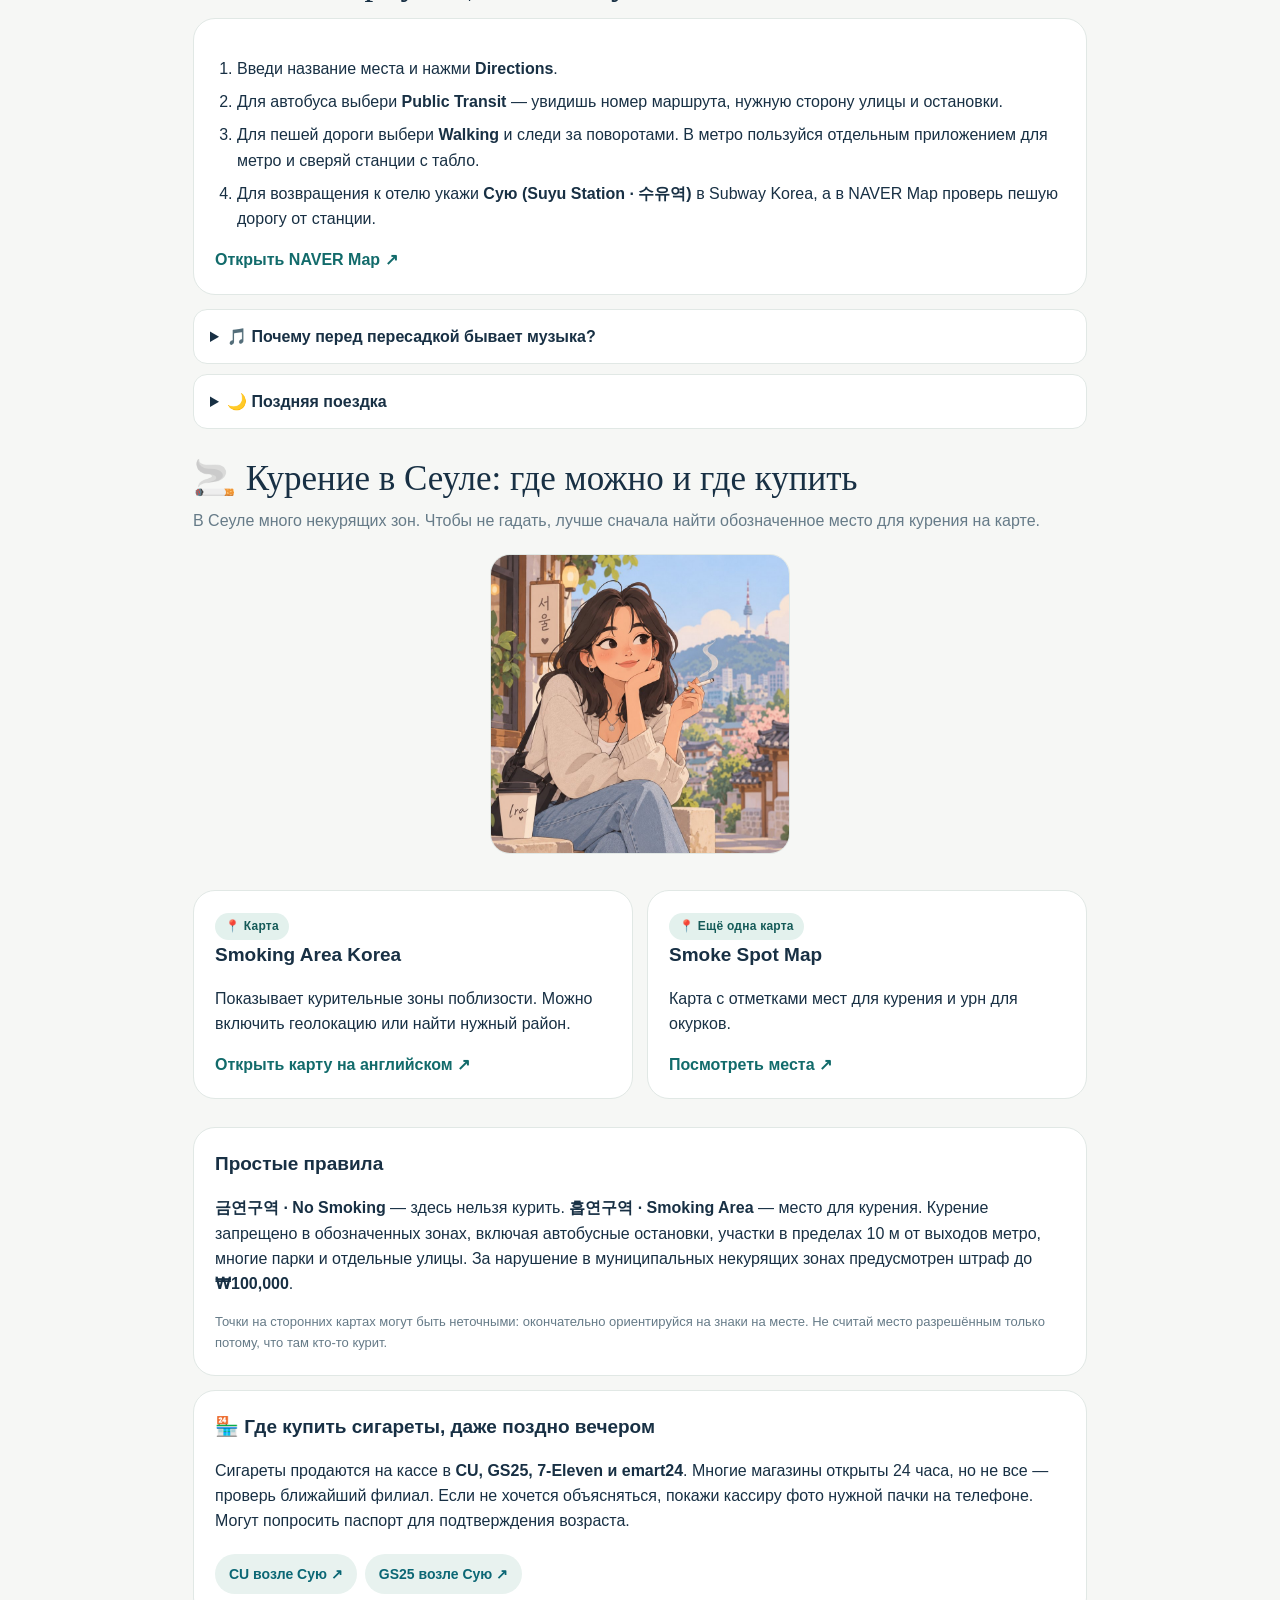
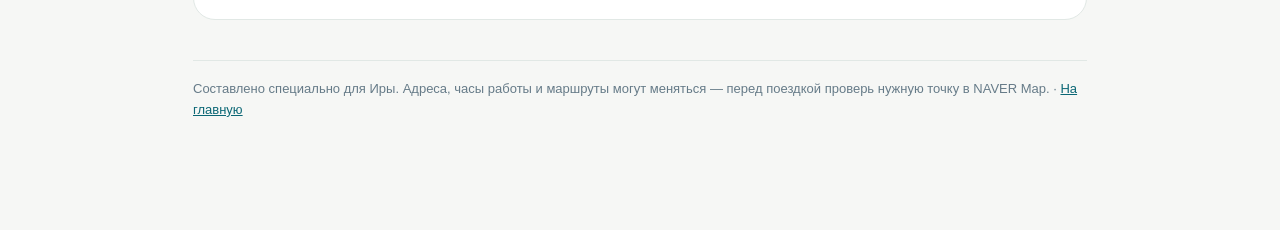
<file: transport.html>
<!doctype html><html lang="ru"><head><meta charset="utf-8"><meta name="viewport" content="width=device-width,initial-scale=1"><meta name="theme-color" content="#194e56"><meta name="description" content="Личный гид для Иры по Сеулу: метро, автобусы, еда, прогулки и покупки."><title>Транспорт · Ира в Сеуле</title><style>:root{--ink:#183044;--soft:#667b88;--bg:#f6f7f5;--line:#e1e8e5;--teal:#126b6b;--gold:#e8b56e}*{box-sizing:border-box}html{scroll-behavior:smooth}body{margin:0;background:var(--bg);color:var(--ink);font:16px/1.58 -apple-system,BlinkMacSystemFont,"Segoe UI",sans-serif}a{color:#0b6775}a:focus-visible,button:focus-visible,summary:focus-visible{outline:3px solid #e9a85b;outline-offset:3px}main{max-width:930px;margin:auto;padding:20px 18px 110px}.top{display:flex;align-items:center;justify-content:space-between;gap:12px;padding:8px 0 20px}.brand{text-decoration:none;font-family:Georgia,serif;font-weight:bold;color:#1d4750;font-size:24px}.stamp{font-size:12px;letter-spacing:.12em;color:var(--soft);font-weight:700}.hero{background:#194e56;color:white;border-radius:28px;padding:36px 28px;position:relative;overflow:hidden}.hero:after{content:"";position:absolute;width:290px;height:290px;right:-130px;top:-130px;border:38px solid #ffffff12;border-radius:50%;pointer-events:none}.hero .eyebrow{font-size:12px;letter-spacing:.18em;font-weight:750;color:#cde4e1}.hero h1{font:normal clamp(35px,7vw,58px)/1.12 Georgia,serif;letter-spacing:-.025em;margin:12px 0}.hero p{max-width:610px;color:#e3f2ef;margin:0}.quick{display:flex;flex-wrap:wrap;gap:9px;margin:19px 0 0}.quick a{background:#ffffff18;color:white;border:1px solid #ffffff35;text-decoration:none;padding:10px 15px;border-radius:99px;font-size:14px;font-weight:700}.section{margin:28px 0}.section h2{font:normal clamp(26px,4.5vw,35px)/1.23 Georgia,serif;margin:0 0 8px}.muted,.lead{color:var(--soft)}.lead{margin:0 0 20px}.cards{display:grid;grid-template-columns:repeat(2,minmax(0,1fr));gap:15px}.card{background:white;border:1px solid var(--line);border-radius:22px;padding:20px;box-shadow:0 5px 16px #173b3908}.card h3{font:normal 25px/1.2 Georgia,serif;margin:9px 0}.card p{color:#526875;margin:8px 0 14px}.card a.go,.go{display:inline-flex;align-items:center;gap:8px;text-decoration:none;font-weight:750;color:var(--teal)}.visual{height:126px;border-radius:16px;display:flex;align-items:center;justify-content:center;font-size:62px;position:relative;overflow:hidden}.visual:after{content:"";position:absolute;right:-14px;bottom:-48px;width:155px;height:155px;border:18px solid #ffffff88;border-radius:50%}.sea{background:#d4e5e3}.cream{background:#f3e5ca}.rose{background:#ebd9d4}.lav{background:#e0e2ed}.panel{background:white;border:1px solid var(--line);border-radius:22px;padding:21px;margin:14px 0}.panel h3{margin:0 0 8px;font-size:19px}.panel p:last-child{margin-bottom:0}.pill{display:inline-block;font-size:12px;font-weight:750;letter-spacing:.02em;padding:4px 10px;border-radius:25px;background:#e3f1ed;color:#145a58}.note{background:#e8f2ef;border-left:4px solid #539c8d;padding:14px 17px;border-radius:12px;margin:15px 0}.accent{background:#fcf3e6;border-left-color:#d6a15a}.grid2{display:grid;grid-template-columns:repeat(2,minmax(0,1fr));gap:14px}.list{display:grid;gap:12px}.place{background:white;border:1px solid var(--line);border-radius:18px;padding:17px}.place h3{font-size:18px;margin:0 0 5px}.place p{margin:4px 0 11px;color:#526875}.place .links{display:flex;gap:14px;flex-wrap:wrap;font-size:14px;font-weight:700}.tag{color:#6d7377;font-size:12px;letter-spacing:.07em;text-transform:uppercase;font-weight:750}.section details{background:white;border:1px solid var(--line);border-radius:14px;padding:14px 16px;margin:9px 0}.section summary{font-weight:750;cursor:pointer}.section details>p{margin:10px 0 5px}ol{padding-left:22px}li{margin:8px 0}.bottom{margin:40px 0 0;border-top:1px solid var(--line);padding-top:18px;color:var(--soft);font-size:13px}.mobilebar{position:fixed;bottom:0;left:0;right:0;z-index:5;background:#fffffff0;backdrop-filter:blur(12px);border-top:1px solid var(--line);display:flex;justify-content:center;gap:0;padding-bottom:env(safe-area-inset-bottom)}.mobilebar a{width:20%;max-width:140px;text-decoration:none;color:#42626e;text-align:center;font-size:11px;padding:9px 1px;line-height:1.25}.mobilebar a span{display:block;font-size:21px;margin-bottom:4px}.mobilebar a[aria-current="page"]{color:#006f73;font-weight:800}.small{font-size:13px;color:var(--soft)}.routebox{background:white;border:1px solid var(--line);border-radius:20px;padding:20px}.routebox .rail{display:none}.routebox details{padding:14px 16px;margin:10px 0;border:1px solid #e5eae9;border-radius:13px;background:#fdfdfc}.routebox summary{font-weight:800}.routebox .step{margin:10px 0;padding:10px 0;border-bottom:1px solid #e4ebe8}.routebox .hint{background:#eaf3f2;padding:10px;border-radius:10px;margin:7px 0}.routebox .line{display:inline-block;color:white;border-radius:6px;padding:3px 8px;margin:4px;font-size:13px;font-weight:bold}.routebox p{margin:7px 0}.routebox .small{font-size:12px;color:var(--soft)}.bus-dot{width:19px;height:19px;border-radius:50%;display:inline-block;vertical-align:-3px;margin-right:7px}.keyrow{display:flex;gap:11px;align-items:start}.big-ko{font-size:25px;font-weight:800;letter-spacing:.03em}.chiplink{display:inline-block;margin:5px 8px 4px 0;padding:9px 14px;border-radius:25px;background:#e8f2ef;text-decoration:none;font-size:14px;font-weight:700}.breakout{display:grid;grid-template-columns:1fr 1fr;gap:12px}@media(max-width:620px){main{padding:14px 14px 110px}.hero{padding:28px 22px}.cards,.grid2,.breakout{grid-template-columns:1fr}.visual{height:112px}.card{padding:17px}.brand{font-size:21px}.panel{padding:17px}.section{margin:25px 0}}</style><style>.metro-steps{display:grid;grid-template-columns:repeat(2,minmax(0,1fr));gap:12px}.metro-steps .panel{margin:0}.stepnum{display:inline-flex;align-items:center;justify-content:center;border-radius:50%;background:#e4f2ee;color:#176c68;font-size:13px;font-weight:800;width:35px;height:35px;margin-bottom:8px}.metro-steps h3{margin:0 0 10px}.metro-steps p{font-size:15px}.section details:not(.routebox details){margin-top:10px}@media(max-width:620px){.metro-steps{grid-template-columns:1fr}}.quick a{min-height:40px}</style><style>.metro-pocket{border-radius:24px;background:#164e56;color:white;padding:22px 20px;box-shadow:0 7px 24px #133e4220}.metro-pocket h2{color:white;margin:6px 0 18px}.pocket-eyebrow{color:#c8e8e1;font-size:12px;font-weight:800;letter-spacing:.06em}.pocket-station{display:flex;gap:13px;align-items:center;border:1px solid #ffffff3b;border-radius:16px;padding:12px;margin:12px 0}.pocket-station strong{font-size:19px}.pocket-station p{margin:0;color:#d0e4e1;font-size:13px}.metro-line-four,.mock-line{background:#00a5de;color:white;display:inline-flex;align-items:center;justify-content:center;border-radius:50%;width:44px;height:44px;font-weight:900;font-size:24px;flex-shrink:0}.metro-pocket ol{padding-left:23px;margin:12px 0}.metro-pocket li{margin:10px 0}.metro-pocket .small{color:#d1e5e1}.pocket-actions{display:flex;flex-wrap:wrap;gap:9px;margin:14px 0}.pocket-actions a,.pocket-button{background:white;color:#165962;border:0;border-radius:12px;padding:11px 13px;text-decoration:none;font:700 14px/1.35 -apple-system,BlinkMacSystemFont,"Segoe UI",sans-serif;cursor:pointer}.pocket-actions a{background:#d2e9e2}.metro-signs{display:grid;grid-template-columns:repeat(3,minmax(0,1fr));gap:10px;margin:14px 0}.metro-sign{display:flex;flex-direction:column;align-items:flex-start;justify-content:center;gap:5px;border-radius:16px;background:#e9f4f1;border:1px solid #cee5dc;padding:16px;min-height:116px}.metro-sign strong{font-size:16px}.metro-sign small{color:#476f71;font-size:12px}.mock-line{width:30px;height:30px;font-size:16px}@media(max-width:620px){.metro-signs{grid-template-columns:1fr}.metro-sign{min-height:68px;flex-direction:row;align-items:center;justify-content:flex-start;flex-wrap:wrap}.metro-sign small{width:100%}.metro-pocket{padding:19px 17px}}.routebox{scroll-margin-top:12px}</style><style>.transport-gallery{display:grid;grid-template-columns:repeat(2,minmax(0,1fr));gap:12px;margin:16px 0}.transport-gallery.one-photo{grid-template-columns:1fr}.transport-gallery.one-photo .transport-photo{max-width:580px}.transport-photo{margin:0;min-width:0;background:#fff;border:1px solid var(--line);border-radius:16px;overflow:hidden}.transport-photo img{display:block;width:100%;height:205px;object-fit:cover;background:#e4ebe8}.transport-photo figcaption{padding:9px 12px;font-size:12px;line-height:1.5;color:#536a76}.transport-photo figcaption a{color:#246b6d}.stop-demo{display:flex;align-items:center;gap:18px;background:#f6f7fa;border:1px solid #dce1e7;border-radius:16px;padding:18px;margin:15px 0}.stop-demo p{font-size:13px;color:#506775;margin:4px 0}.stop-mark{border:6px solid #c53a44;background:#ee5760;color:white;border-radius:50%;width:90px;height:90px;display:flex;align-items:center;justify-content:center;flex-shrink:0;font-weight:900;letter-spacing:.06em;box-shadow:0 0 0 3px #e2cfd1 inset}@media(max-width:620px){.transport-gallery{grid-template-columns:1fr}.transport-photo img{height:210px}.stop-mark{width:66px;height:66px;font-size:12px;border-width:5px}}</style><style>.block-head{display:flex;align-items:flex-start;gap:12px;margin-bottom:14px}.block-head h2{margin:0 0 4px}.block-head .lead{margin:0}.block-icon{display:grid;place-items:center;min-width:47px;width:47px;height:47px;background:#dfeeea;border-radius:14px;font-size:25px}.sign-cards,.tip-cards{display:grid;grid-template-columns:repeat(2,minmax(0,1fr));gap:12px}.sign-card,.tip-card{background:white;border:1px solid var(--line);padding:17px;border-radius:20px;min-width:0;box-shadow:0 4px 13px #173b3907}.sign-card h3,.tip-card h3{font-size:17px;line-height:1.3;margin:13px 0 7px}.sign-card p,.tip-card p{font-size:14px;line-height:1.53;margin:0;color:#546b74}.sign-demo{border-radius:13px;background:#1c5965;color:white;min-height:75px;padding:15px;display:flex;align-items:center;gap:10px;flex-wrap:wrap;font-size:19px;font-weight:850;line-height:1.25}.sign-line{display:grid;place-items:center;width:34px;height:34px;border-radius:50%;background:#00a5de;color:#fff}.sign-arrow{margin-left:auto}.transfer-demo{background:#236b55}.exit-demo{background:#b99633;color:#172a30}.platform-demo{background:#516a81}.direction-demo{background:#38637f}.toilet-demo{background:#536b7c}.small-sign{font-size:13px;opacity:.86}.tip-emoji{display:grid;place-items:center;background:#e7f2ef;width:44px;height:44px;border-radius:13px;font-size:23px}@media(max-width:620px){.sign-cards,.tip-cards{grid-template-columns:repeat(2,minmax(0,1fr));gap:9px}.sign-card,.tip-card{padding:11px;border-radius:15px}.sign-demo{min-height:66px;padding:9px;font-size:13px;border-radius:10px;gap:5px}.sign-line{height:27px;width:27px;font-size:14px}.small-sign{font-size:10px}.sign-card h3,.tip-card h3{font-size:15px;margin:10px 0 6px}.sign-card p,.tip-card p{font-size:12px;line-height:1.5}.block-icon{min-width:40px;width:40px;height:40px;font-size:20px}}</style><style>.guide-fold{background:white;border:1px solid #d8e5e1;border-radius:17px;padding:0!important;margin:13px 0;overflow:hidden}.section .guide-fold>summary{list-style:none;cursor:pointer;padding:17px 45px 16px 17px;font-size:16px;font-weight:800;position:relative;line-height:1.45;color:#17565a}.section .guide-fold>summary::-webkit-details-marker{display:none}.section .guide-fold>summary:after{content:"+";position:absolute;right:18px;top:18px;font-size:22px;line-height:1}.section .guide-fold[open]>summary:after{content:"−"}.fold-hint{font-size:12px;color:#6b8085;font-weight:500;display:block}.fold-content{padding:0 15px 14px}.fold-content>.panel{margin:10px 0}.fold-content>.transport-gallery{margin:12px 0}.fold-content .note{margin:12px 0}.fold-content .grid2 .note{margin:5px 0}@media(max-width:620px){.fold-content{padding:0 12px 12px}.section .guide-fold>summary{padding:14px 39px 13px 13px}}</style><style>.transport-photo .photo-fallback{min-height:110px;display:grid;place-items:center;background:#e9f2ef;border-radius:12px;text-align:center;color:#42686b;padding:12px;font-size:13px}</style></head><body><main><div class="top"><a class="brand" href="index.html">Ира в Сеуле ✳</a><span class="stamp">SEOUL · 개인 가이드</span></div><header class="hero"><div class="eyebrow">ТВОЙ МАЛЕНЬКИЙ ПУТЕВОДИТЕЛЬ</div><h1>Метро и автобусы 🚇</h1><p>Практичная навигация по Сеулу. Твоя отправная точка — Suyu (414), линия 4.</p><div class="quick"><a href="#routes">🔎 Найти маршрут</a><a href="#quick-help">🏠 Домой в Сую</a><a href="#signs">🪧 Указатели и туалеты</a><a href="#bus">🚌 Автобусы</a><a href="#tmoney">💳 WOWPASS</a></div></header><section class="section" id="quick-help"><div class="metro-pocket"><div class="pocket-eyebrow">📌 ШПАРГАЛКА · СОХРАНИ НА ТЕЛЕФОН</div><h2>Домой в Сую (Suyu)</h2><div class="pocket-station"><span class="metro-line-four">4</span><div><strong>Сую · Suyu · 수유역</strong><p>Голубая линия 4 · станция 414</p></div></div><ol><li>Открой <b>Subway Korea</b> и выбери станцию прибытия <b>Suyu (414)</b>.</li><li>Посмотри пересадки и направление поездов; сравни их с указателями <b>Line / Transfer</b>.</li><li>У платформы проверь ближайшую станцию на табло, чтобы не уехать в другую сторону.</li><li>На станции Suyu приложи WOWPASS к выходному турникету.</li></ol><div class="pocket-actions"><button type="button" id="copy-home" class="pocket-button">Скопировать название Сую</button><a href="https://map.naver.com/p/search/%EC%88%98%EC%9C%A0%EC%97%AD" target="_blank" rel="noopener">Сую на карте ↗</a></div><p class="small">NAVER Map здесь нужен для поиска входа, выхода и пешей дороги. Сам маршрут на метро смотри в Subway Korea.</p></div></section><section class="section" id="routes"><div class="routebox"><h2>Маршруты из Сую (Suyu · 414)</h2><p>Выбери район: внутри маршрут туда и обратная поездка. Основной ориентир — линия, направление и станция пересадки. Актуальный маршрут проверяй в Subway Korea, а пешую дорогу и выход — в NAVER Map.</p><div class="route-search"><label for="route-query" style="display:block;font-weight:750;margin:12px 0 7px">Найти нужный район</label><input id="route-query" type="search" placeholder="Например, Сонсу, Мёндон или Чамсиль" autocomplete="off" aria-controls="route-cards" style="font:inherit;width:100%;padding:13px 15px;border:1px solid #c5d9d6;border-radius:13px;background:#fff;color:#183044"><p id="route-count" class="small" aria-live="polite">Выбери маршрут из списка ниже.</p></div><div id="route-cards"><details><summary>Мёндон (Myeongdong) · магазины <span class="small">· Без пересадок</span></summary><p><b>Suyu 414 → Myeongdong 424</b></p><span class="line" style="background:#00A5DE">Line 4</span><div class="step"><b>Проверь направление</b><p>Нужен поезд в сторону Mia (415), не Ssangmun (413).</p><div class="hint">💡 Mia — следующая станция по пути в центр.</div></div><div class="step"><b>Проедь 10 остановок</b><p>Оставайся в поезде до Myeongdong (424).</p><div class="hint">💡 Пересадок нет.</div></div><div class="step"><b>Найди нужный выход</b><p>На Myeongdong выбери выход по адресу магазина или кафе в NAVER Map.</p><div class="hint">💡 У станции несколько выходов.</div></div><details><summary>🏠 Путь домой: Myeongdong 424 → Suyu</summary><p>Линия 4 в сторону Chungmuro (423) → Dongdaemun → Suyu (414).</p><div class="hint">Без пересадок. Проверь направление в Subway Korea, а нужный выход и пешую дорогу — в NAVER Map.</div></details></details><details><summary>Хондэ (Hongdae / Hongik Univ.) · кафе и молодёжные улицы <span class="small">· 1 пересадка</span></summary><p><b>Suyu 414 → Hongik Univ. 239</b></p><span class="line" style="background:#00A5DE">Line 4</span><span class="line" style="background:#00A84D">Line 2</span><div class="step"><b>Выбери направление</b><p>Садись в сторону Mia (415), а не Ssangmun (413).</p><div class="hint">💡 Номер следующей станции помогает проверить направление.</div></div><div class="step"><b>Доедь до Dongdaemun History &amp; Culture Park</b><p>Выйди на станции 422 (8 остановок).</p><div class="hint">💡 Здесь переход на зелёную линию 2.</div></div><div class="step"><b>Перейди на линию 2</b><p>Следуй указателям Transfer → Line 2.</p><div class="hint">💡 Не выходи через турникеты на улицу.</div></div><div class="step"><b>Направление на линии 2</b><p>Едь в сторону Euljiro 4-ga (204) → Euljiro 3-ga (203), далее через City Hall к Hongik Univ. (239).</p><div class="hint">💡 До Hongik Univ. от пересадки 11 остановок.</div></div><div class="step"><b>Выход и прогулка</b><p>Выйди на Hongik Univ. (239), затем иди к нужной улице Хондэ.</p><div class="hint">💡 Проверь в NAVER Map номер выхода и пеший маршрут до конкретного места.</div></div><details><summary>🏠 Путь домой: Hongik Univ. 239 → Suyu</summary><p>Линия 2 в сторону Sinchon (240) → City Hall → Euljiro 4-ga → Dongdaemun History &amp; Culture Park (205). Пересадка на линию 4 в сторону Dongdaemun (421) → Suyu (414).</p><div class="hint">1 пересадка. Проверь направление в Subway Korea, а нужный выход и пешую дорогу — в NAVER Map.</div></details></details><details><summary>Сонсу (Seongsu) · кафе и шоурумы <span class="small">· 1 пересадка</span></summary><p><b>Suyu 414 → Seongsu 211</b></p><span class="line" style="background:#00A5DE">Line 4</span><span class="line" style="background:#00A84D">Line 2</span><div class="step"><b>Выбери направление</b><p>Садись в сторону Mia (415), а не Ssangmun (413).</p><div class="hint">💡 Номер следующей станции помогает проверить направление.</div></div><div class="step"><b>Доедь до Dongdaemun History &amp; Culture Park</b><p>Выйди на станции 422 (8 остановок).</p><div class="hint">💡 Переход на зелёную линию 2.</div></div><div class="step"><b>Перейди на линию 2</b><p>Следуй Transfer → Line 2.</p><div class="hint">💡 Ищи направление в сторону Sindang (206).</div></div><div class="step"><b>Едь до Seongsu</b><p>Поезд идёт через Sindang → Sangwangsimni → Wangsimni → Hanyang Univ. → Ttukseom → Seongsu (211).</p><div class="hint">💡 От пересадки 6 остановок.</div></div><div class="step"><b>Выход и прогулка</b><p>Выйди на Seongsu (211), затем пройди к нужному кафе.</p><div class="hint">💡 Проверь в NAVER Map номер выхода и пеший маршрут до конкретного места.</div></div><details><summary>🏠 Путь домой: Seongsu 211 → Suyu</summary><p>Линия 2 в сторону Ttukseom (210) → Wangsimni → Sindang → Dongdaemun History &amp; Culture Park (205). Пересадка на линию 4 в сторону Dongdaemun (421) → Suyu (414).</p><div class="hint">1 пересадка. Проверь направление в Subway Korea, а нужный выход и пешую дорогу — в NAVER Map.</div></details></details><details><summary>Итэвон (Itaewon) · рестораны <span class="small">· 1 пересадка</span></summary><p><b>Suyu 414 → Itaewon 630</b></p><span class="line" style="background:#00A5DE">Line 4</span><span class="line" style="background:#CD7C2F">Line 6</span><div class="step"><b>Выбери направление</b><p>Садись в сторону Mia (415), а не Ssangmun (413).</p><div class="hint">💡 Номер следующей станции помогает проверить направление.</div></div><div class="step"><b>Доедь до Samgakji</b><p>Оставайся на линии 4 до Samgakji (428).</p><div class="hint">💡 Это 14 остановок от Suyu.</div></div><div class="step"><b>Перейди на линию 6</b><p>Ищи Transfer → Line 6 (коричневая линия).</p><div class="hint">💡 Пересадка внутри станции.</div></div><div class="step"><b>Проедь до Itaewon</b><p>Едь в сторону Noksapyeong (629), затем Itaewon (630).</p><div class="hint">💡 Две остановки после пересадки.</div></div><div class="step"><b>Выход и прогулка</b><p>Выйди на Itaewon (630), дальше следуй к ресторану или улице.</p><div class="hint">💡 Проверь в NAVER Map номер выхода и пеший маршрут до конкретного места.</div></div><details><summary>🏠 Путь домой: Itaewon 630 → Suyu</summary><p>Линия 6 в сторону Noksapyeong (629) → Samgakji (628). Пересадка на линию 4 в сторону Sookmyung Women's Univ. (427) → Suyu (414).</p><div class="hint">1 пересадка. Проверь направление в Subway Korea, а нужный выход и пешую дорогу — в NAVER Map.</div></details></details><details><summary>Тондэмун (Dongdaemun) · шопинг <span class="small">· Без пересадок</span></summary><p><b>Suyu 414 → Dongdaemun 421</b></p><span class="line" style="background:#00A5DE">Line 4</span><div class="step"><b>Выбери направление</b><p>Садись в сторону Mia (415), а не Ssangmun (413).</p><div class="hint">💡 Номер следующей станции помогает проверить направление.</div></div><div class="step"><b>Едь до Dongdaemun</b><p>Оставайся на линии 4 до Dongdaemun (421).</p><div class="hint">💡 7 остановок, пересадок нет.</div></div><div class="step"><b>Выход и прогулка</b><p>Выйди на Dongdaemun (421), к рынкам или торговым центрам иди по карте. Для DDP удобнее станция Dongdaemun History &amp; Culture Park (422).</p><div class="hint">💡 Проверь в NAVER Map номер выхода и пеший маршрут до конкретного места.</div></div><details><summary>🏠 Путь домой: Dongdaemun 421 → Suyu</summary><p>Линия 4 в сторону Hyehwa (420) → Suyu (414).</p><div class="hint">Без пересадок. Проверь направление в Subway Korea, а нужный выход и пешую дорогу — в NAVER Map.</div></details></details><details><summary>Каннам (Gangnam) · городские улицы <span class="small">· 1 пересадка</span></summary><p><b>Suyu 414 → Gangnam 222</b></p><span class="line" style="background:#00A5DE">Line 4</span><span class="line" style="background:#00A84D">Line 2</span><div class="hint">⚠️ COEX находится у станции Samseong (219), а не у Gangnam (222). Это разные точки назначения.</div><div class="step"><b>Выбери направление</b><p>Садись в сторону Mia (415), а не Ssangmun (413).</p><div class="hint">💡 Номер следующей станции помогает проверить направление.</div></div><div class="step"><b>Доедь до Sadang</b><p>Оставайся на линии 4 до Sadang (433).</p><div class="hint">💡 19 остановок от Suyu.</div></div><div class="step"><b>Перейди на линию 2</b><p>Следуй Transfer → Line 2 (зелёная).</p><div class="hint">💡 Выбирай направление Seocho (224), а не Nakseongdae (227).</div></div><div class="step"><b>Доедь до Gangnam</b><p>Проедь через Seocho (224) → Seoul Nat’l Univ. of Education (223) → Gangnam (222).</p><div class="hint">💡 3 остановки на линии 2.</div></div><div class="step"><b>Выход и прогулка</b><p>Выйди на Gangnam (222). Для COEX нужна другая станция — Samseong (219); проверь конечную точку в карте.</p><div class="hint">💡 Проверь в NAVER Map номер выхода и пеший маршрут до конкретного места.</div></div><details><summary>🏠 Путь домой: Gangnam 222 → Suyu</summary><p>Линия 2 в сторону Seoul Nat’l Univ. of Education (223) → Seocho (224) → Sadang (226). Пересадка на линию 4 в сторону Chongshin Univ. (Isu) (432) → Suyu (414).</p><div class="hint">1 пересадка. Проверь направление в Subway Korea, а нужный выход и пешую дорогу — в NAVER Map.</div></details></details><details><summary>Иксон-дон (Ikseon-dong / Jongno 3-ga) · старые переулки <span class="small">· 1 пересадка</span></summary><p><b>Suyu 414 → Jongno 3-ga 329</b></p><span class="line" style="background:#00A5DE">Line 4</span><span class="line" style="background:#EF7C1C">Line 3</span><div class="step"><b>Выбери направление</b><p>Садись в сторону Mia (415), а не Ssangmun (413).</p><div class="hint">💡 Номер следующей станции помогает проверить направление.</div></div><div class="step"><b>Доедь до Chungmuro</b><p>На линии 4 доедь до Chungmuro (423).</p><div class="hint">💡 9 остановок от Suyu.</div></div><div class="step"><b>Перейди на линию 3</b><p>Следуй Transfer → Line 3 (оранжевая).</p><div class="hint">💡 Выбирай направление Euljiro 3-ga (330), а не Dongguk Univ. (332).</div></div><div class="step"><b>Доедь до Jongno 3-ga (329)</b><p>Следуй через Euljiro 3-ga (330) к Jongno 3-ga (329).</p><div class="hint">💡 Проверь название конечной станции на табло.</div></div><div class="step"><b>Выход и прогулка</b><p>Выйди на Jongno 3-ga (329) и иди к переулкам Ikseon-dong.</p><div class="hint">💡 Проверь в NAVER Map номер выхода и пеший маршрут до конкретного места.</div></div><details><summary>🏠 Путь домой: Jongno 3-ga 329 → Suyu</summary><p>Линия 3 в сторону Euljiro 3-ga (330) → Chungmuro (331). Пересадка на линию 4 в сторону Dongdaemun History &amp; Culture Park (422) → Suyu (414).</p><div class="hint">1 пересадка. Проверь направление в Subway Korea, а нужный выход и пешую дорогу — в NAVER Map.</div></details></details><details><summary>Кёнбоккун (Gyeongbokgung) · дворец <span class="small">· 1 пересадка</span></summary><p><b>Suyu 414 → Gyeongbokgung 327</b></p><span class="line" style="background:#00A5DE">Line 4</span><span class="line" style="background:#EF7C1C">Line 3</span><div class="step"><b>Выбери направление</b><p>Садись в сторону Mia (415), а не Ssangmun (413).</p><div class="hint">💡 Номер следующей станции помогает проверить направление.</div></div><div class="step"><b>Доедь до Chungmuro</b><p>На линии 4 доедь до Chungmuro (423).</p><div class="hint">💡 9 остановок от Suyu.</div></div><div class="step"><b>Перейди на линию 3</b><p>Следуй Transfer → Line 3 (оранжевая).</p><div class="hint">💡 Выбирай направление Euljiro 3-ga (330), а не Dongguk Univ. (332).</div></div><div class="step"><b>Доедь до Gyeongbokgung (327)</b><p>Следуй через Euljiro 3-ga (330) к Gyeongbokgung (327).</p><div class="hint">💡 Проверь название конечной станции на табло.</div></div><div class="step"><b>Выход и прогулка</b><p>Выйди на Gyeongbokgung (327), следуй к входу во дворец.</p><div class="hint">💡 Проверь в NAVER Map номер выхода и пеший маршрут до конкретного места.</div></div><details><summary>🏠 Путь домой: Gyeongbokgung 327 → Suyu</summary><p>Линия 3 в сторону Anguk (328) → Chungmuro (331). Пересадка на линию 4 в сторону Dongdaemun History &amp; Culture Park (422) → Suyu (414).</p><div class="hint">1 пересадка. Проверь направление в Subway Korea, а нужный выход и пешую дорогу — в NAVER Map.</div></details></details><details><summary>Чамсиль (Jamsil) · Lotte World Tower <span class="small">· 1 пересадка</span></summary><p><b>Suyu 414 → Jamsil 216</b></p><span class="line" style="background:#00A5DE">Line 4</span><span class="line" style="background:#00A84D">Line 2</span><div class="step"><b>Выбери направление</b><p>Садись в сторону Mia (415), а не Ssangmun (413).</p><div class="hint">💡 Номер следующей станции помогает проверить направление.</div></div><div class="step"><b>Доедь до Dongdaemun History &amp; Culture Park</b><p>Выйди на станции 422 (8 остановок).</p><div class="hint">💡 Переход на линию 2.</div></div><div class="step"><b>Перейди на линию 2</b><p>Следуй Transfer → Line 2, направление Sindang (206).</p><div class="hint">💡 Зелёная линия.</div></div><div class="step"><b>Едь до Jamsil</b><p>По линии 2 через Wangsimni, Seongsu и Konkuk Univ. до Jamsil (216).</p><div class="hint">💡 Проверь конечную остановку на табло.</div></div><div class="step"><b>Выход и прогулка</b><p>Выйди на Jamsil (216), следуй к Lotte World Tower / Seoul Sky.</p><div class="hint">💡 Проверь в NAVER Map номер выхода и пеший маршрут до конкретного места.</div></div><details><summary>🏠 Путь домой: Jamsil 216 → Suyu</summary><p>Линия 2 в сторону Jamsillaru (215) → Gangbyeon → Seongsu → Sindang → Dongdaemun History &amp; Culture Park (205). Пересадка на линию 4 в сторону Dongdaemun (421) → Suyu (414).</p><div class="hint">1 пересадка. Проверь направление в Subway Korea, а нужный выход и пешую дорогу — в NAVER Map.</div></details></details><details><summary>Намсан (Namsan / Myeongdong) · Сеульская башня <span class="small">· Метро + пешком/другой транспорт</span></summary><p><b>Suyu 414 → Myeongdong 424</b></p><span class="line" style="background:#00A5DE">Line 4</span><div class="hint">⚠️ Метро довезёт только до района Мёндон. До башни нужно отдельно выбрать пеший маршрут, автобус или канатную дорогу. Проверь подъём в NAVER Map.</div><div class="step"><b>Выбери направление</b><p>Садись в сторону Mia (415), а не Ssangmun (413).</p><div class="hint">💡 Номер следующей станции помогает проверить направление.</div></div><div class="step"><b>Доедь до Myeongdong</b><p>По линии 4 до Myeongdong (424), 10 остановок.</p><div class="hint">💡 Без пересадок на метро.</div></div><div class="step"><b>Выход и прогулка</b><p>Выйди на Myeongdong (424) и проверь в NAVER Map пешую дорогу к канатной дороге или актуальный транспорт к башне. Метро прямо на вершину не идёт.</p><div class="hint">💡 Проверь в NAVER Map номер выхода и пеший маршрут до конкретного места.</div></div><details><summary>🏠 Путь домой: Myeongdong 424 → Suyu</summary><p>Сначала спустись от башни к станции Myeongdong. Затем линия 4 в сторону Chungmuro (423) → Suyu (414).</p><div class="hint">Путь с горы до метро — отдельный этап. Проверь направление в Subway Korea, а нужный выход и пешую дорогу — в NAVER Map.</div></details></details><details><summary>Букчон (Bukchon / Anguk) · ханоки <span class="small">· 4 → 3</span></summary><p><b>Suyu (414) → Anguk (328)</b></p><div class="step"><b>🚇 Туда</b><p>Suyu: линия 4 в сторону Mia (415) → Chungmuro (423). Перейди на линию 3 в сторону Euljiro 3-ga (330) → Anguk (328). Далее пешком к Bukchon Hanok Village.</p></div><div class="hint">💡 В жилых переулках Букчона есть ограничения на посещение в определённые часы. Проверяй актуальные правила.</div><details><summary>🏠 Путь домой → Suyu</summary><p>Anguk (328): линия 3 в сторону Jongno 3-ga (329) → Chungmuro (331). Перейди на линию 4 в сторону Dongdaemun History &amp; Culture Park (422) → Suyu (414).</p><div class="hint">Проверь платформу и время поездов в Subway Korea.</div></details></details><details><summary>Ённам-дон (Yeonnam-dong / Hongik Univ.) · кафе <span class="small">· 4 → 2</span></summary><p><b>Suyu (414) → Hongik Univ. (239)</b></p><div class="step"><b>🚇 Туда</b><p>Suyu: линия 4 → Dongdaemun History &amp; Culture Park (422), пересадка на линию 2 в сторону Euljiro 4-ga (204) → Hongik Univ. (239). Дальше пешком к Yeonnam-dong.</p></div><div class="hint">💡 Можно объединить с Хондэ.</div><details><summary>🏠 Путь домой → Suyu</summary><p>Hongik Univ.: линия 2 в сторону Sinchon (240) → Dongdaemun History &amp; Culture Park (205), затем линия 4 в сторону Dongdaemun (421) → Suyu.</p><div class="hint">Проверь платформу и время поездов в Subway Korea.</div></details></details><details><summary>The Hyundai Seoul · шопинг <span class="small">· 4 → 5</span></summary><p><b>Suyu (414) → Yeouido (526)</b></p><div class="step"><b>🚇 Туда</b><p>Suyu: линия 4 → Dongdaemun History &amp; Culture Park (422), пересадка на линию 5 в сторону Euljiro 4-ga (535) → Yeouido (526). Затем пешком до The Hyundai Seoul.</p></div><div class="hint">💡 У линии 5 есть ответвления; сверяй конечную станцию по приложению.</div><details><summary>🏠 Путь домой → Suyu</summary><p>Yeouido (526): линия 5 в сторону Yeouinaru (527) → Dongdaemun History &amp; Culture Park (536). Затем линия 4 в сторону Dongdaemun (421) → Suyu (414).</p><div class="hint">Проверь платформу и время поездов в Subway Korea.</div></details></details><details><summary>COEX · Starfield Library <span class="small">· 4 → 2</span></summary><p><b>Suyu (414) → Samseong (219)</b></p><div class="step"><b>🚇 Туда</b><p>Suyu: линия 4 → Dongdaemun History &amp; Culture Park (422), линия 2 в сторону Sindang (206) → Samseong (219). Следуй к COEX / Starfield Library.</p></div><div class="hint">💡 COEX — не у станции Gangnam (222).</div><details><summary>🏠 Путь домой → Suyu</summary><p>Samseong (219): линия 2 в сторону Sports Complex (218) → Jamsil → Seongsu → Dongdaemun History &amp; Culture Park (205), затем линия 4 в сторону Dongdaemun (421) → Suyu.</p><div class="hint">Проверь платформу и время поездов в Subway Korea.</div></details></details><details><summary>Сеульский лес (Seoul Forest) · парк <span class="small">· 4 → 2 + пешком</span></summary><p><b>Suyu (414) → Seongsu (211)</b></p><div class="step"><b>🚇 Туда</b><p>Suyu: линия 4 → Dongdaemun History &amp; Culture Park (422), линия 2 в сторону Sindang (206) → Seongsu (211). Дальше пешком к Seoul Forest; уточни удобный вход в NAVER Map.</p></div><div class="hint">💡 От Seongsu до парка придётся пройти пешком; ближайшая к некоторым входам станция Seoul Forest на другой линии.</div><details><summary>🏠 Путь домой → Suyu</summary><p>Вернись пешком на Seongsu (211). Линия 2 в сторону Ttukseom (210) → Dongdaemun History &amp; Culture Park (205), затем линия 4 в сторону Dongdaemun (421) → Suyu.</p><div class="hint">Проверь платформу и время поездов в Subway Korea.</div></details></details><details><summary>Банпо (Banpo) · река Хан <span class="small">· 4 → 9 + пешком</span></summary><p><b>Suyu (414) → Express Bus Terminal (923)</b></p><div class="step"><b>🚇 Туда</b><p>Suyu: линия 4 в сторону Mia (415) → Dongjak (431). Перейди на линию 9 в сторону Gubanpo (921) → Express Bus Terminal (923). Дальше пешком до Banpo Hangang Park.</p></div><div class="hint">💡 У линии 9 есть экспрессы, которые пропускают станции. Выбирай поезд с остановкой на Dongjak и Express Bus Terminal.</div><details><summary>🏠 Путь домой → Suyu</summary><p>Вернись пешком к Express Bus Terminal (923). Линия 9 в сторону Sinbanpo (922) → Dongjak (920). Пересадка на линию 4 в сторону Ichon (430) → Suyu (414).</p><div class="hint">Проверь платформу и время поездов в Subway Korea.</div></details></details></div></div></section>
<section class="section" id="metro-app"><h2>📱 Два приложения — две задачи</h2><div class="grid2"><div class="panel"><span class="pill">Маршрут по метро</span><h3>Subway Korea</h3><p>Это твоё основное приложение для метро. Выбери <b>отправление (Departure)</b> и <b>прибытие (Arrival)</b>: например, <b>Suyu (414)</b> → <b>Seongsu (211)</b>. Приложение покажет маршрут, остановки, пересадки, длительность и стоимость поездки.</p><ol><li>Открой схему метро Сеула и найди <b>Suyu</b>.</li><li>Назначь станцию отправления и затем нужную станцию прибытия.</li><li>Открой предложенный маршрут и посмотри, где пересадка и на какую линию переходить.</li><li>Перед посадкой сравни указанное направление с табло на платформе.</li></ol><p class="small">В Subway Korea есть информация о первом и последнем поездах, пересадках, нужных выходах и возможность сохранять любимые станции или маршруты. Точный вид кнопок зависит от версии приложения.</p><div class="pocket-actions"><a href="https://apps.apple.com/us/app/subway-korea/id325924444" target="_blank" rel="noopener">Subway Korea · iPhone ↗</a><a href="https://play.google.com/store/apps/details?id=com.imagedrome.jihachul" target="_blank" rel="noopener">Android ↗</a></div></div><div class="panel"><span class="pill">Улица и автобусы</span><h3>NAVER Map</h3><p>Найти конкретное кафе, нужный выход из метро, дорогу пешком или остановку и время прибытия автобуса.</p><p class="small">NAVER Map пригодится до и после метро — необязательно пользоваться им для построения самой поездки на поезде.</p></div></div></section>
<section class="section"><h2>Коротко о метро</h2><div class="panel"><p><b>Как в Москве:</b> линии разных цветов, платформы по направлениям и пересадки по указателям. В Сеуле станции имеют удобные номера: Сую (Suyu · 수유) — 414, следующая к центру — Миа (Mia · 415).</p><div class="grid2"><div class="note">В центр от Сую (Suyu) — направление через <b>Mia (415)</b>.</div><div class="note">Возвращаясь в Сую (Suyu) с юга, следуй направлению через <b>Hansung Univ. → Mia → Suyu</b> (ориентируйся по маршруту).</div></div><p class="small">Сверяй английское название станции с табло в поезде и маршрутом в Subway Korea. В карточках ниже русское название сопровождается английским.</p></div></section>
<section class="section" id="signs"><div class="block-head"><span class="block-icon">🪧</span><div><h2>Как читать указатели в метро</h2><p class="lead">Самые важные слова и таблички. Можно открыть на станции и сравнить с тем, что видишь вокруг.</p></div></div>
<div class="sign-cards">
<article class="sign-card"><div class="sign-demo line4-demo"><span class="sign-line">4</span> Line 4 <span class="sign-arrow">→</span></div><h3>Нужная линия</h3><p><b>Line 4 / 4호선</b> — четвёртая линия метро. Цвет и номер помогают найти путь к платформе.</p></article>
<article class="sign-card"><div class="sign-demo transfer-demo">↗ Transfer <span class="small-sign">환승</span></div><h3>Пересадка</h3><p><b>Transfer / 환승</b> — путь к другой линии. Иди по стрелке, не выходя из метро.</p></article>
<article class="sign-card"><div class="sign-demo exit-demo">↗ EXIT 6 <span class="small-sign">나가는 곳</span></div><h3>Выход на улицу</h3><p><b>Exit / 출구 / 나가는 곳</b> — выход. Номер 6 — номер выхода, не платформы.</p></article>
<article class="sign-card"><div class="sign-demo platform-demo">Platform <span class="small-sign">승강장</span> ↓</div><h3>Платформа</h3><p><b>Platform / 승강장</b> — место посадки на поезд. Перед посадкой проверь направление.</p></article>
<article class="sign-card"><div class="sign-demo direction-demo">Mia <span class="small-sign">방면</span> →</div><h3>Направление поезда</h3><p><b>방면</b> — «в направлении». Из Сую к центру линия 4 идёт через <b>Mia (415)</b>.</p></article>
<article class="sign-card"><div class="sign-demo toilet-demo">🚻 Restroom <span class="small-sign">화장실</span> →</div><h3>Туалет</h3><p><b>Restroom / Toilet / 화장실</b> — туалет. На станции ищи эту надпись или значок 🚻.</p></article>
</div><div class="note"><b>Это наглядные схемы, а не точные фотографии табличек.</b> На разных станциях оформление отличается, но английские и корейские обозначения помогают ориентироваться.</div></section>
<section class="section" id="useful"><div class="block-head"><span class="block-icon">💡</span><div><h2>Мелочи, о которых полезно знать</h2><p class="lead">Отдельные короткие карточки — чтобы не искать нужный ответ среди длинных инструкций.</p></div></div>
<div class="tip-cards">
<article class="tip-card"><span class="tip-emoji">🚻</span><h3>Где туалет?</h3><p>Туалеты есть на многих станциях метро. Ищи <b>Restroom / 화장실</b> и значок 🚻. Он может находиться до или после турникетов — следуй указателям.</p></article>
<article class="tip-card"><span class="tip-emoji">🧭</span><h3>Номера выходов</h3><p>У одной станции бывает много выходов. Для конкретного кафе или магазина заранее посмотри нужный <b>Exit</b> в NAVER Map.</p></article>
<article class="tip-card"><span class="tip-emoji">🚆</span><h3>Обычный или экспресс?</h3><p>На некоторых линиях есть экспрессы, пропускающие станции. Сверяй тип поезда и остановки в Subway Korea, а не только цвет линии.</p></article>
<article class="tip-card"><span class="tip-emoji">🔁</span><h3>Длинные пересадки</h3><p>Иногда от одной линии до другой нужно пройти несколько коридоров и эскалаторов. Это нормально. Следуй <b>Transfer</b> и номеру линии.</p></article>
<article class="tip-card"><span class="tip-emoji">🛗</span><h3>Лифт и эскалатор</h3><p>Ищи <b>Elevator / 엘리베이터</b> и значки лифта. Входы с лифтом могут находиться не у каждого выхода.</p></article>
<article class="tip-card"><span class="tip-emoji">📱</span><h3>Если интернет пропал</h3><p>Перед выходом сохрани скриншот маршрута Subway Korea: станции, пересадки и направление. Внутри метро сверяй его с табло.</p></article>
</div></section><section class="section" id="first-ride"><h2>Первый раз в метро: от входа до выхода</h2><details class="guide-fold"><summary>🚇 Пошагово: вход, турникет, платформа, выход<span class="fold-hint">Нажми, чтобы открыть подробности</span></summary><div class="fold-content"><div class="transport-gallery"><figure class="transport-photo"><img loading="lazy" decoding="async" src="https://commons.wikimedia.org/wiki/Special:FilePath/Seoul-metro-Seoul-station-entrance-11-20181126-172256.jpg?width=840" alt="Вход номер 11 на станции Seoul Station линии 1 и 4"><figcaption>Пример входа в метро с номером выхода; Seoul Station, 2018, не Сую · <a href="https://commons.wikimedia.org/wiki/File:Seoul-metro-Seoul-station-entrance-11-20181126-172256.jpg" target="_blank" rel="noopener noreferrer">LERK / Wikimedia Commons · CC BY-SA 4.0</a></figcaption></figure><figure class="transport-photo"><img loading="lazy" decoding="async" src="https://commons.wikimedia.org/wiki/Special:FilePath/SMRT-Line%206-DMC%20Stn-gate.jpg?width=840" alt="Турникеты станции Digital Media City в сеульском метро"><figcaption>Настоящие турникеты метро, фото 2011 года; внешний вид может отличаться · <a href="https://commons.wikimedia.org/wiki/File:SMRT-Line_6-DMC_Stn-gate.jpg" target="_blank" rel="noopener noreferrer">IRTC1015 / Wikimedia Commons · общественное достояние</a></figcaption></figure></div><div class="metro-signs"><div class="metro-sign"><span class="mock-line">4</span><strong>Line 4</strong><small>Номер нужной линии</small></div><div class="metro-sign"><strong>↗ Transfer · 환승</strong><small>Переход на другую линию</small></div><div class="metro-sign"><strong>↗ Exit 3 · 출구</strong><small>Выход из метро на улицу</small></div></div><p class="small">Схематичные обозначения — не фотография конкретной станции. На месте смотри цвет линии, стрелку и английскую подпись.</p><p class="lead">Обычная поездка похожа на московское метро. Самое полезное — заранее знать, что искать на каждом этапе.</p>
<div class="metro-steps">
<div class="panel"><span class="stepnum">01</span><h3>Найди нужный вход</h3><p>На улице ищи знак <b>Subway / 지하철</b> и номер линии. У станций несколько выходов: цифра рядом со словом <b>Exit</b> — это номер выхода, а не номер платформы.</p><p class="small">Например, <b>Suyu Station · 수유역 · 414</b> — твоя станция на голубой линии 4.</p></div>
<div class="panel"><span class="stepnum">02</span><h3>Пройди турникет</h3><p>Поднеси физическую карту WOWPASS к считывателю транспортной карты. Именно <b>T-money-баланс</b> карты оплачивает поездку; баланс WOWPASS для магазинов — отдельный.</p><p class="small">Проверь сигнал турникета и проходи. Карту сохрани для выхода.</p></div>
<div class="panel"><span class="stepnum">03</span><h3>Выбери правильную сторону</h3><p>Ищи <b>Line 4</b> и название следующей станции в нужном направлении. Из Сую (414) к центру — через <b>Mia (415)</b>; в противоположную сторону — через <b>Ssangmun (413)</b>.</p><p>Не ориентируйся только на название конечной: на линии могут ходить поезда с разными конечными станциями.</p></div>
<div class="panel"><span class="stepnum">04</span><h3>Следи за остановками</h3><p>В вагоне смотри на табло и слушай объявления. Названия часто выводятся на английском. Номер станции помогает, если произношение непривычно.</p><p class="small">GPS под землёй не всегда точно показывает, где ты находишься. Табло в поезде надёжнее движущейся точки на карте.</p></div>
<div class="panel"><span class="stepnum">05</span><h3>Если нужна пересадка</h3><p>На нужной станции иди по указателям <b>Transfer / 환승</b> и номеру следующей линии. Обычно не нужно выходить наружу и снова проходить входной турникет.</p><p>Следи не только за цветом, но и за <b>номером линии и направлением</b>.</p></div>
<div class="panel"><span class="stepnum">06</span><h3>На конечной станции поездки</h3><p>Приложи ту же WOWPASS к выходному турникету. Затем посмотри в NAVER Map, какой <b>Exit</b> удобнее к твоему адресу, и следуй указателям с этим номером.</p><p class="small">Необязательно выходить в первый попавшийся выход: иногда между выходами большой пеший обход.</p></div></div>
<div class="note"><b>Главное правило:</b> сначала номер и направление линии, затем станция пересадки, и только в конце номер выхода.</div></div></details></section>
<section class="section" id="transfer"><h2>Как понять пересадку</h2><details class="guide-fold"><summary>🔀 Пример пересадки из Сую в Сонсу<span class="fold-hint">Нажми, чтобы открыть подробности</span></summary><div class="fold-content"><p class="small">Выше показан схематичный указатель <b>Transfer · 환승</b>. На станции следуй стрелке и номеру нужной линии.</p><div class="panel"><p>Допустим, едешь из <b>Сую (Suyu · 414)</b> в <b>Сонсу (Seongsu · 211)</b>. На линии 4 доезжаешь до <b>Dongdaemun History &amp; Culture Park (422)</b>, затем ищешь указатель <b>Transfer → Line 2</b>.</p>
<ol><li>Выйди из поезда на пересадочной станции.</li><li>Найди номер новой линии и иди по цветным указателям. Переход может занять несколько минут.</li><li>Перед спуском на платформу проверь направление по ближайшим станциям. Для Сонсу нужен путь через <b>Sindang (206)</b>, а не через Euljiro 4-ga (204).</li><li>Сверь табло платформы и садись на нужный поезд.</li></ol><div class="note accent"><b>Не перепутай:</b> <b>Transfer</b> — переход между линиями внутри системы метро, а <b>Exit</b> — выход в город. Если идёшь на пересадку, не следуй указателям Exit.</div></div></div></details></section>
<section class="section" id="help"><h2>Если что-то пошло не по плану</h2>
<details><summary>🚉 Уехала в другую сторону</summary><p>Выйди на ближайшей станции и посмотри маршрут в Subway Korea. Обычно можно перейти на противоположную платформу по указателям, но устройство станций различается: иногда для смены направления нужен другой переход, поэтому ищи схему станции.</p></details>
<details><summary>🚪 Пропустила свою остановку</summary><p>Выйди на следующей и построй обратный маршрут. Не пытайся менять вагон или выходить после сигнала закрытия дверей.</p></details>
<details><summary>💳 WOWPASS не пропускает через турникет</summary><p>Сначала проверь транспортный баланс T-money — он отдельный от денег на покупки. Если на входе или выходе турникет показывает ошибку, обратись к сотруднику станции у служебной калитки и покажи карту. Повторно прикладывать её к разным турникетам без необходимости не стоит.</p></details>
<details><summary>🔄 Маршрут выглядит не так, как в гайде</summary><p>При ремонтных работах, изменениях расписания и пересадок актуальный маршрут в Subway Korea важнее примера здесь. Сверяй название и номер линии, станцию пересадки и направление на платформе.</p></details>
<details><summary>📶 Интернет плохо ловит</summary><p>Перед поездкой открой маршрут в Subway Korea и сделай скриншот названий станций и пересадок, а в NAVER Map проверь выход. Ориентироваться можно по указателям и табло даже без геолокации.</p></details>
<div class="panel"><h3>Фразы, которые можно просто показать</h3><div class="grid2"><div><b class="big-ko">수유역에 가고 싶어요</b><p>Хочу попасть на станцию Сую (Suyu).</p></div><div><b class="big-ko">4호선은 어디예요?</b><p>Где линия 4?</p></div><div><b class="big-ko">이쪽으로 가면 돼요?</b><p>Мне нужно идти сюда?</p></div><div><b class="big-ko">교통카드가 안 돼요</b><p>Транспортная карта не работает.</p></div></div><p class="small">Можно показать фразу на экране, необязательно произносить её самостоятельно.</p></div></section><section class="section" id="bus"><h2>Автобусы: что означают цвета</h2><div class="transport-gallery"><figure class="transport-photo"><img loading="lazy" decoding="async" src="https://commons.wikimedia.org/wiki/Special:FilePath/Seoul%20City%20Bus01.jpg?width=840" alt="Синий городской автобус Сеула"><figcaption>Пример синего автобуса, архивное фото · <a href="https://commons.wikimedia.org/wiki/File:Seoul_City_Bus01.jpg" target="_blank" rel="noopener noreferrer">Muyo / Wikimedia Commons · CC BY-SA 3.0</a></figcaption></figure><figure class="transport-photo"><img loading="lazy" decoding="async" src="https://commons.wikimedia.org/wiki/Special:FilePath/Seoul%20City%20Bus02.jpg?width=840" alt="Зелёный районный автобус Сеула"><figcaption>Пример зелёного автобуса, архивное фото · <a href="https://commons.wikimedia.org/wiki/File:Seoul_City_Bus02.jpg" target="_blank" rel="noopener noreferrer">Muyo / Wikimedia Commons · CC BY-SA 3.0</a></figcaption></figure></div><p class="lead">Цвет подсказывает тип маршрута. Тебе необязательно их заучивать: нужный номер и остановку покажет NAVER Map.</p>
<div class="grid2"><div class="panel" style="margin:0"><h3><span class="bus-dot" style="background:#2376b9"></span>Синий</h3><p>Большие маршруты через разные районы города.</p></div><div class="panel" style="margin:0"><h3><span class="bus-dot" style="background:#48a56f"></span>Зелёный</h3><p>Районные маршруты, связь с метро и другими автобусами.</p></div><div class="panel" style="margin:0"><h3><span class="bus-dot" style="background:#dc5c55"></span>Красный</h3><p>Сеул и соседние города столичного региона.</p></div><div class="panel" style="margin:0"><h3><span class="bus-dot" style="background:#dab34c"></span>Жёлтый</h3><p>Кольцевые и циркуляционные городские маршруты.</p></div></div>
<div class="panel"><h3>Как пользоваться автобусом: от остановки до выхода</h3><div class="transport-gallery"><figure class="transport-photo"><img loading="lazy" decoding="async" src="https://commons.wikimedia.org/wiki/Special:FilePath/Seoul%20bus%20stop.jpg?width=840" alt="Автобусная остановка в Сеуле"><figcaption>Пример автобусной остановки, фото 2011 года · <a href="https://commons.wikimedia.org/wiki/File:Seoul_bus_stop.jpg" target="_blank" rel="noopener noreferrer">Trainholic / Wikimedia Commons · CC BY-SA</a></figcaption></figure><figure class="transport-photo"><img loading="lazy" decoding="async" src="https://commons.wikimedia.org/wiki/Special:FilePath/Seoul%20bus%20interior%20front.jpg?width=840" alt="Вид на салон автобуса в Сеуле"><figcaption>Вид салона настоящего автобуса Сеула, 2024 · <a href="https://commons.wikimedia.org/wiki/File:Seoul_bus_interior_front.jpg" target="_blank" rel="noopener noreferrer">Sgroey / Wikimedia Commons · Wikimedia Commons</a></figcaption></figure></div><div class="stop-demo"><div class="stop-mark">STOP</div><div><b>Кнопка остановки</b><p>Схема кнопки STOP — её нужно нажать заранее, перед нужной остановкой. Цвет и форма могут отличаться в разных автобусах.</p></div></div><ol><li><b>На остановке</b> сравни номер автобуса на электронном табло, остановке или самом автобусе с NAVER Map. У крупных остановок бывают разные посадочные стороны.</li><li><b>Посадка</b> — обычно через переднюю дверь. Приложи WOWPASS к считывателю T-money. Если автобус переполнен, можно дождаться следующего.</li><li><b>Во время поездки</b> сверяй названия остановок по табло или NAVER Map. Обычные автобусы не останавливаются на каждой остановке автоматически.</li><li><b>Перед выходом</b> нажми красную кнопку STOP заранее, когда объявляют предыдущую остановку. Выход обычно через среднюю или заднюю дверь.</li><li><b>При выходе</b> снова приложи WOWPASS к считывателю. Это особенно важно для корректного тарифа и пересадок.</li></ol><div class="note"><b>Как не пропустить остановку:</b> в NAVER Map выбери свой маршрут и отслеживай последовательность названий; на большинстве городских автобусов есть объявления или дисплеи остановок. Проверяй название, а не только точку геолокации.</div><p class="small">Номера остановок и интервалы показываются в NAVER Map; если он предлагает автобус, уточни правильную сторону дороги, чтобы не уехать в противоположном направлении. <a href="https://english.seoul.go.kr/policy/transportation/modes-of-transport/bus/" target="_blank" rel="noopener">Схема и правила городских автобусов Сеула ↗</a></p></div></section><section class="section" id="home"><h2>🏠 Возвращаемся в Сую</h2><div class="panel"><p><b>Твоя станция — Сую (Suyu · 수유역), линия 4, номер 414.</b> Из любого района сначала построй маршрут до Suyu Station, затем посмотри нужные линии и пересадки.</p><a class="chiplink" href="https://map.naver.com/p/search/%EC%88%98%EC%9C%A0%EC%97%AD" target="_blank" rel="noopener">📍 Suyu Station в NAVER Map ↗</a><p class="small">Обратные маршруты также есть внутри каждой карточки в разделе «Маршруты из Сую».</p></div></section>
<section class="section" id="tmoney"><h2>WOWPASS и T-money</h2><details class="guide-fold"><summary>💳 Как пополнить T-money на WOWPASS<span class="fold-hint">Нажми, чтобы открыть подробности</span></summary><div class="fold-content"><div class="panel"><p><b>Одна физическая карта — два баланса.</b> WOWPASS оплачивает покупки, а отдельный транспортный баланс T-money — метро и автобусы.</p><div class="note">Пополняй транспортный баланс наличными корейскими вонами (₩) в автоматах метро или магазинах CU, GS25, 7-Eleven. Также можно пополнить T-money из баланса WOWPASS через приложение: выбери пополнение транспортного баланса и приложи физическую карту к NFC совместимого телефона. Если не хочется разбираться с приложением, пополнение наличными остаётся простым вариантом.</div><ol><li>Найди автомат <b>교통카드 충전</b> / T-money top-up.</li><li>Выбери пополнение транспортной карты, приложи WOWPASS как указано на экране.</li><li>Внеси воны, подтверди и проверь транспортный баланс.</li></ol><p>В метро приложи карту <b>при входе и выходе</b>. В автобусе — тоже при посадке и выходе.</p><div class="note accent"><b>Показать в магазине:</b><div class="big-ko">티머니 충전해 주세요</div>Пополните T-money, пожалуйста.</div><p class="small">Информация: <a href="https://wowpass-event.oopy.io/1fba72ed-61fb-8027-b697-e922aefc2465" target="_blank" rel="noopener">руководство WOWPASS по T-money</a>.</p></div></div></details></section>
<section class="section" id="etiquette"><h2>Этикет: почти как в Москве</h2><details class="guide-fold"><summary>🪑 Этикет и специальные места<span class="fold-hint">Нажми, чтобы открыть подробности</span></summary><div class="fold-content"><div class="transport-gallery one-photo"><figure class="transport-photo"><img loading="lazy" decoding="async" src="https://commons.wikimedia.org/wiki/Special:FilePath/Designated%20seats%20for%20pregnant%20women%20of%20Seoul%20Metro%20Line%201%20in%202018.jpg?width=840" alt="Розовые места для беременных в метро Сеула"><figcaption>Настоящие розовые сиденья для беременных, фото 2018 года · <a href="https://commons.wikimedia.org/wiki/File:Designated_seats_for_pregnant_women_of_Seoul_Metro_Line_1_in_2018.jpg" target="_blank" rel="noopener noreferrer">Garam / Wikimedia Commons · с указанием авторства</a></figcaption></figure></div><div class="panel"><p>Сначала выпускаем выходящих, не загораживаем двери, разговариваем негромко. Обычные правила вежливости работают и в Сеуле.</p><div class="grid2"><div class="note"><b>Места для пожилых</b><br>Обозначенные приоритетные места у края вагона лучше оставлять свободными.</div><div class="note"><b>Розовые места</b><br>Они предназначены для беременных — тоже лучше не занимать.</div></div><p>Большой рюкзак в заполненном вагоне удобнее снять со спины. В автобус не стоит заходить с открытым напитком навынос. Этого вполне достаточно для повседневных поездок.</p><p class="small">Источник: <a href="https://english.visitseoul.net/editorspicks/Public-Transportation-Etiquette-in-Korea/31275" target="_blank" rel="noopener">официальный туристический портал Сеула — правила поведения в транспорте</a>.</p></div></div></details></section>
<section class="section" id="naver"><h2>NAVER Map: улицы и автобусы</h2><div class="panel"><ol><li>Введи название места и нажми <b>Directions</b>.</li><li>Для автобуса выбери <b>Public Transit</b> — увидишь номер маршрута, нужную сторону улицы и остановки.</li><li>Для пешей дороги выбери <b>Walking</b> и следи за поворотами. В метро пользуйся отдельным приложением для метро и сверяй станции с табло.</li><li>Для возвращения к отелю укажи <b>Сую (Suyu Station · 수유역)</b> в Subway Korea, а в NAVER Map проверь пешую дорогу от станции.</li></ol><a class="go" href="https://map.naver.com/" target="_blank" rel="noopener">Открыть NAVER Map ↗</a></div><details><summary>🎵 Почему перед пересадкой бывает музыка?</summary><p>На ряде линий короткая мелодия предупреждает о приближении пересадочной станции. Это часть звуковой навигации метро, а не сигнал тревоги.</p></details><details><summary>🌙 Поздняя поездка</summary><p>Время последнего поезда зависит от линии, направления и дня недели. Проверь маршрут в NAVER Map в день поездки; если метро уже не ходит, приложение покажет альтернативы.</p></details></section><section class="section" id="smoking"><h2>🚬 Курение в Сеуле: где можно и где купить</h2><p class="lead">В Сеуле много некурящих зон. Чтобы не гадать, лучше сначала найти обозначенное место для курения на карте.</p><figure style="margin:16px auto 22px;max-width:300px"><img src="ira-smoking-illustration.jpg" alt="Милая мультяшная иллюстрация Иры в Сеуле" loading="lazy" decoding="async" style="display:block;width:100%;height:auto;aspect-ratio:1/1;object-fit:cover;border-radius:20px;border:1px solid #e1e8e5"></figure><div class="grid2"><div class="panel"><span class="pill">📍 Карта</span><h3>Smoking Area Korea</h3><p>Показывает курительные зоны поблизости. Можно включить геолокацию или найти нужный район.</p><a class="go" href="https://smokearea.kr/en" target="_blank" rel="noopener">Открыть карту на английском ↗</a></div><div class="panel"><span class="pill">📍 Ещё одна карта</span><h3>Smoke Spot Map</h3><p>Карта с отметками мест для курения и урн для окурков.</p><a class="go" href="https://smokespotmap.com/en/" target="_blank" rel="noopener">Посмотреть места ↗</a></div></div><div class="panel"><h3>Простые правила</h3><p><b>금연구역 · No Smoking</b> — здесь нельзя курить. <b>흡연구역 · Smoking Area</b> — место для курения. Курение запрещено в обозначенных зонах, включая автобусные остановки, участки в пределах 10 м от выходов метро, многие парки и отдельные улицы. За нарушение в муниципальных некурящих зонах предусмотрен штраф до <b>₩100,000</b>.</p><p class="small">Точки на сторонних картах могут быть неточными: окончательно ориентируйся на знаки на месте. Не считай место разрешённым только потому, что там кто-то курит.</p></div><div class="panel"><h3>🏪 Где купить сигареты, даже поздно вечером</h3><p>Сигареты продаются на кассе в <b>CU, GS25, 7-Eleven и emart24</b>. Многие магазины открыты 24 часа, но не все — проверь ближайший филиал. Если не хочется объясняться, покажи кассиру фото нужной пачки на телефоне. Могут попросить паспорт для подтверждения возраста.</p><a class="chiplink" href="https://map.naver.com/p/search/CU%20%EC%88%98%EC%9C%A0" target="_blank" rel="noopener">CU возле Сую ↗</a><a class="chiplink" href="https://map.naver.com/p/search/GS25%20%EC%88%98%EC%9C%A0" target="_blank" rel="noopener">GS25 возле Сую ↗</a></div></section><footer class="bottom">Составлено специально для Иры. Адреса, часы работы и маршруты могут меняться — перед поездкой проверь нужную точку в NAVER Map. · <a href="index.html">На главную</a></footer></main><nav class="mobilebar" aria-label="Разделы гида"><a href="index.html" ><span>⌂</span>Главная</a><a href="transport.html" aria-current="page"><span>🚇</span>Транспорт</a><a href="food.html" ><span>🍜</span>Еда</a><a href="places.html" ><span>📍</span>Прогулки</a><a href="shopping.html" ><span>🛍️</span>Покупки</a></nav><script>(function(){const field=document.getElementById('route-query'),area=document.getElementById('route-cards'),status=document.getElementById('route-count');if(!field||!area)return;const routes=Array.from(area.children).filter(el=>el.tagName==='DETAILS');const normalize=s=>s.toLocaleLowerCase('ru').replace(/ё/g,'е');field.addEventListener('input',()=>{const q=normalize(field.value.trim());let hits=0;routes.forEach(el=>{const summary=el.querySelector(':scope > summary');const visible=!q||normalize(summary?summary.textContent:'').includes(q);el.hidden=!visible;if(visible)hits++});status.textContent=q?(hits?('Найдено маршрутов: '+hits):'Нет совпадений. Попробуй другое название района.'):('Всего маршрутов: '+routes.length)})})();</script><script>(function(){const b=document.getElementById('copy-home');if(!b)return;b.addEventListener('click',async()=>{const t='수유역 · Suyu Station · 414';try{if(navigator.clipboard&&window.isSecureContext){await navigator.clipboard.writeText(t)}else{const a=document.createElement('textarea');a.value=t;document.body.append(a);a.select();document.execCommand('copy');a.remove()}b.textContent='Скопировано ✓'}catch(e){b.textContent=t}})})();</script><script>(function(){document.querySelectorAll('.transport-photo img').forEach(function(img){img.addEventListener('error',function(){const fig=img.closest('.transport-photo');if(!fig||fig.querySelector('.photo-fallback'))return;const n=document.createElement('div');n.className='photo-fallback';n.textContent='Фото недоступно — описание ниже';img.replaceWith(n)})})})();</script></body></html>
</file>
<file: style.css>
:root{--ink:#1c3840;--muted:#657b81;--bg:#f6f7f5;--line:#e2e9e7;--accent:#155c61}*{box-sizing:border-box}html{scroll-behavior:smooth}body{margin:0;background:var(--bg);color:var(--ink);font:16px/1.55 -apple-system,BlinkMacSystemFont,system-ui,sans-serif}main{max-width:900px;margin:auto;padding:16px 16px 110px}a{color:#0e6b76}a:focus-visible,summary:focus-visible{outline:3px solid #efb764}.top{display:flex;justify-content:space-between;align-items:center;padding:8px 0 20px}.brand{text-decoration:none;font:700 24px Georgia,serif;color:var(--accent)}.stamp{font-size:12px;letter-spacing:.13em;color:var(--muted)}.hero{background:linear-gradient(130deg,#194c54,#28797a);color:#fff;padding:30px 27px;border-radius:26px}.hero small{letter-spacing:.12em;color:#cdebe4}.hero h1{font:normal clamp(34px,6vw,56px)/1.08 Georgia,serif;margin:13px 0}.hero p{max-width:570px;color:#e5f6f2}.quick{display:flex;flex-wrap:wrap;gap:8px;margin-top:15px}.quick a{background:#ffffff21;color:white;border:1px solid #ffffff43;border-radius:40px;padding:9px 13px;text-decoration:none;font-size:13px;font-weight:700}.section{margin:28px 0}.section h2{font:normal clamp(26px,4vw,36px) Georgia,serif;margin:0 0 10px}.lead,.muted{color:var(--muted)}.cards,.grid{display:grid;grid-template-columns:repeat(2,minmax(0,1fr));gap:14px}.card,.panel,.place{background:white;border:1px solid var(--line);border-radius:20px;padding:20px;margin:12px 0}.card{text-decoration:none;color:inherit;margin:0}.card h3{font:normal 26px Georgia,serif;margin:12px 0 4px}.card p,.place p{color:#536a71}.visual{height:115px;border-radius:15px;display:flex;align-items:center;justify-content:center;font-size:59px;background:#e1eee9}.card:nth-child(2) .visual{background:#f5e9d5}.card:nth-child(3) .visual{background:#eee1df}.card:nth-child(4) .visual{background:#e5e5f0}.go{font-weight:800;text-decoration:none}.note{padding:14px;background:#e7f3ef;border-left:4px solid #59a39a;border-radius:12px;margin:12px 0}.note.warm{background:#fff2df;border-color:#e2b268}.section details,.routebox details{border:1px solid var(--line);background:white;border-radius:13px;padding:14px;margin:9px 0}.section summary,.routebox summary{font-weight:750;cursor:pointer}.section li{margin:8px 0}.place{margin:10px 0}.place h3{margin:0}.place a{font-size:14px;font-weight:800}.tag{font-size:12px;color:#72817e;letter-spacing:.1em;text-transform:uppercase}.chip{display:inline-block;margin:5px 6px 5px 0;padding:9px 13px;border-radius:30px;background:#e9f3f0;text-decoration:none;font-size:14px;font-weight:750}.ko{font-size:23px;font-weight:800}.footer{color:var(--muted);font-size:12px;border-top:1px solid var(--line);padding-top:15px;margin-top:34px}.bar{position:fixed;bottom:0;left:0;right:0;background:#fffffff1;backdrop-filter:blur(13px);border-top:1px solid var(--line);display:flex;justify-content:center;padding-bottom:env(safe-area-inset-bottom)}.bar a{flex:1;max-width:136px;font-size:11px;color:#49646a;text-decoration:none;text-align:center;padding:8px 0}.bar a span{display:block;font-size:21px}.bar a.active{color:#067375;font-weight:800}.routebox{background:white;border-radius:18px;padding:18px;border:1px solid var(--line)}.routebox .rail{display:none}.routebox .step{border-bottom:1px solid #e7eeea;padding:9px 0}.routebox .hint{background:#e8f4f2;padding:9px;border-radius:9px;margin:8px 0}.routebox .line{display:inline-block;border-radius:7px;padding:3px 9px;color:white;margin:4px;font-weight:bold}.routebox .small{font-size:12px;color:var(--muted)}.routebox details details{background:#edf6f3}.dot{display:inline-block;width:18px;height:18px;border-radius:50%;vertical-align:middle;margin-right:8px}@media(max-width:600px){main{padding:14px 14px 105px}.cards,.grid{grid-template-columns:repeat(2,minmax(0,1fr));gap:10px}.hero{padding:26px 21px}.card{padding:12px;border-radius:16px}.card .visual{height:84px;font-size:43px;border-radius:12px}.card h3{font-size:19px;line-height:1.17;margin:10px 0 5px}.card p{font-size:13px;line-height:1.43;margin:8px 0}.card .go{font-size:13px}.panel,.place{padding:17px}.grid .place{padding:12px;border-radius:15px}.grid .place h3{font-size:16px;line-height:1.3}.grid .place p{font-size:13px;line-height:1.46}.grid .place a{font-size:12px}.brand{font-size:22px}}
</file>
